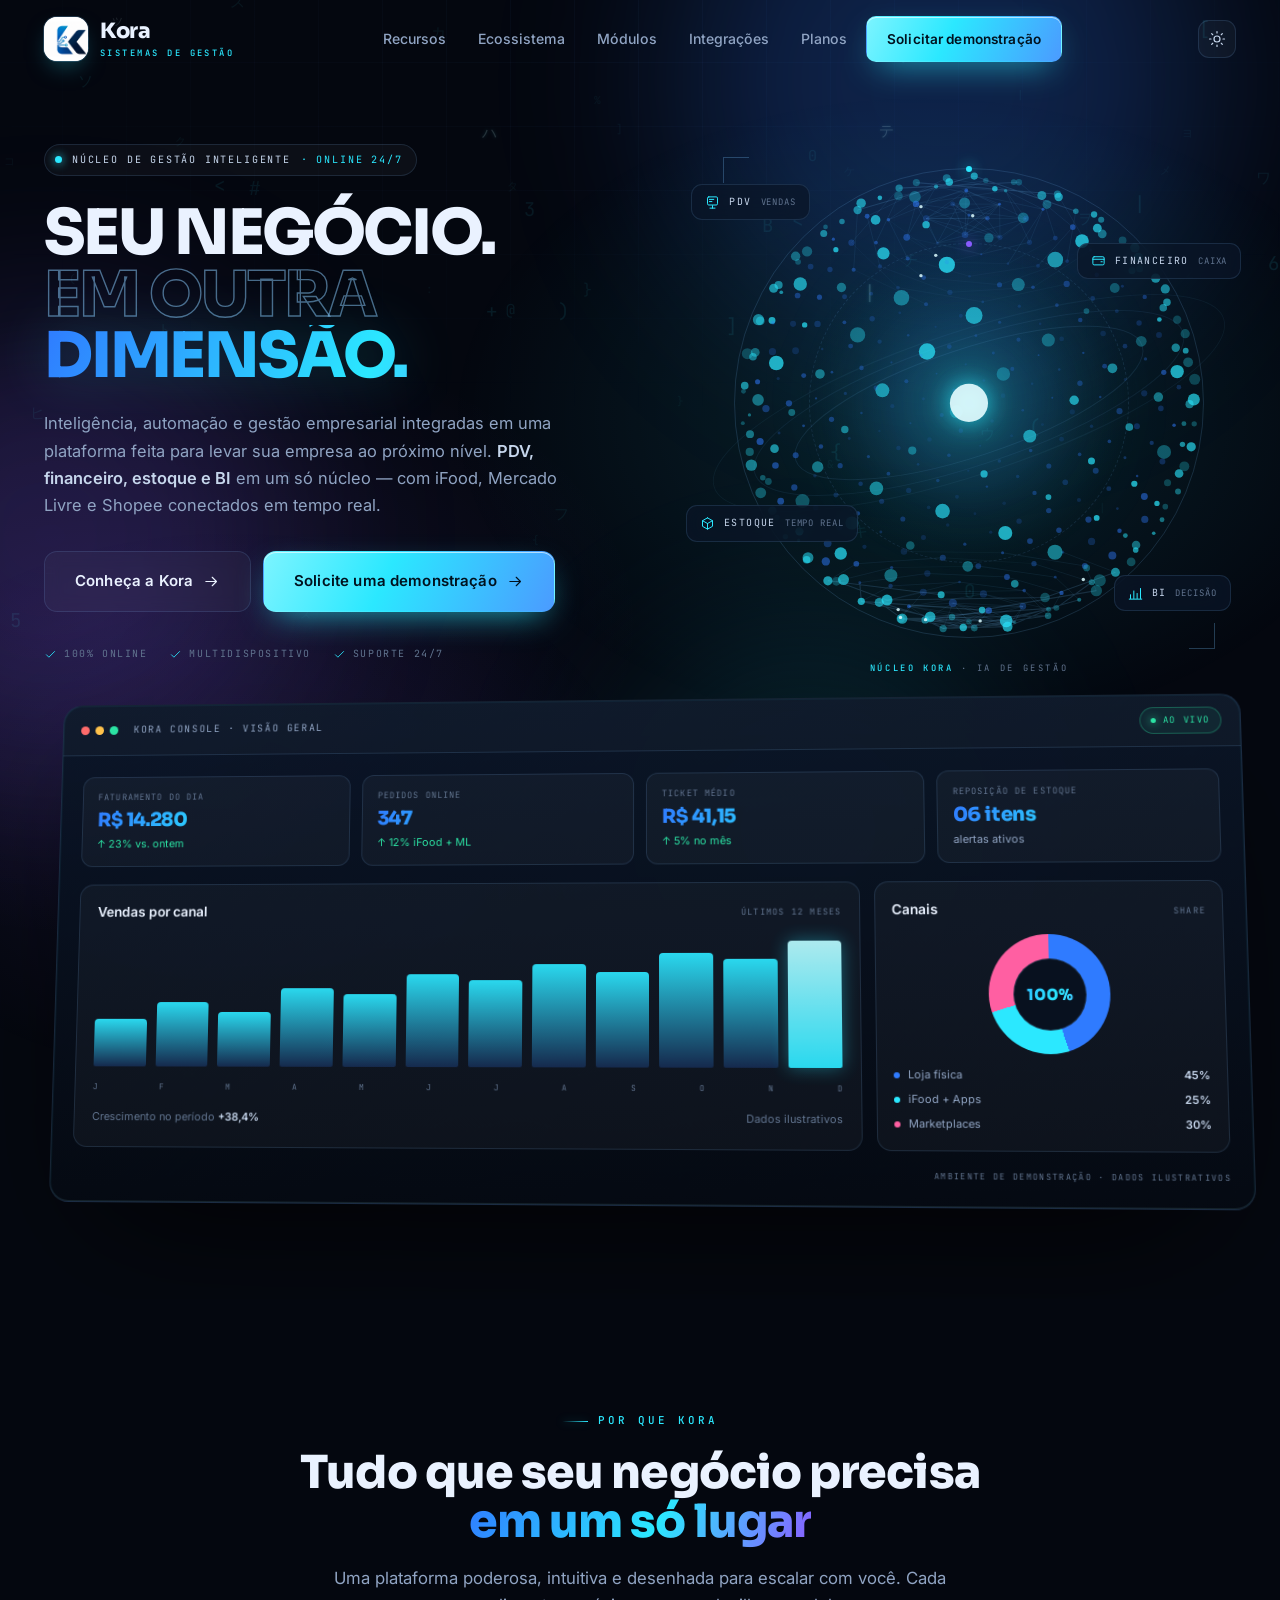
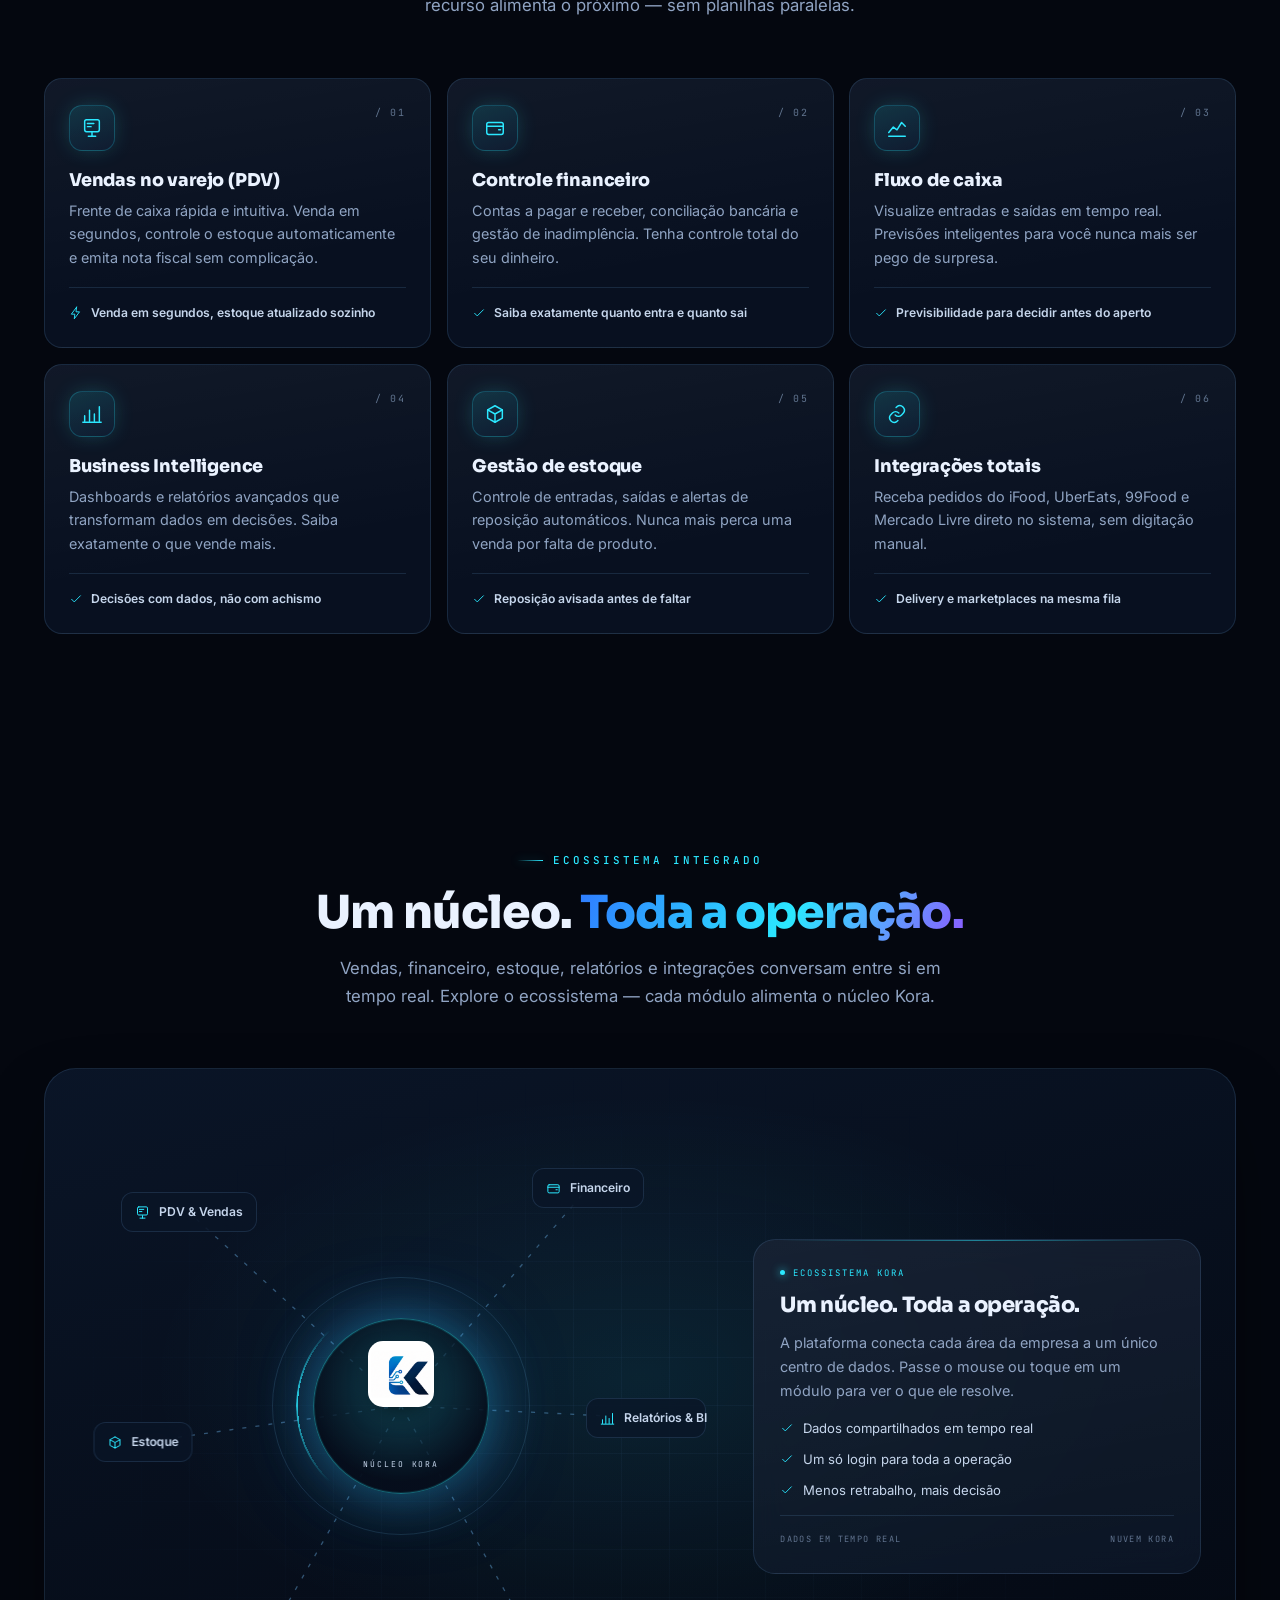
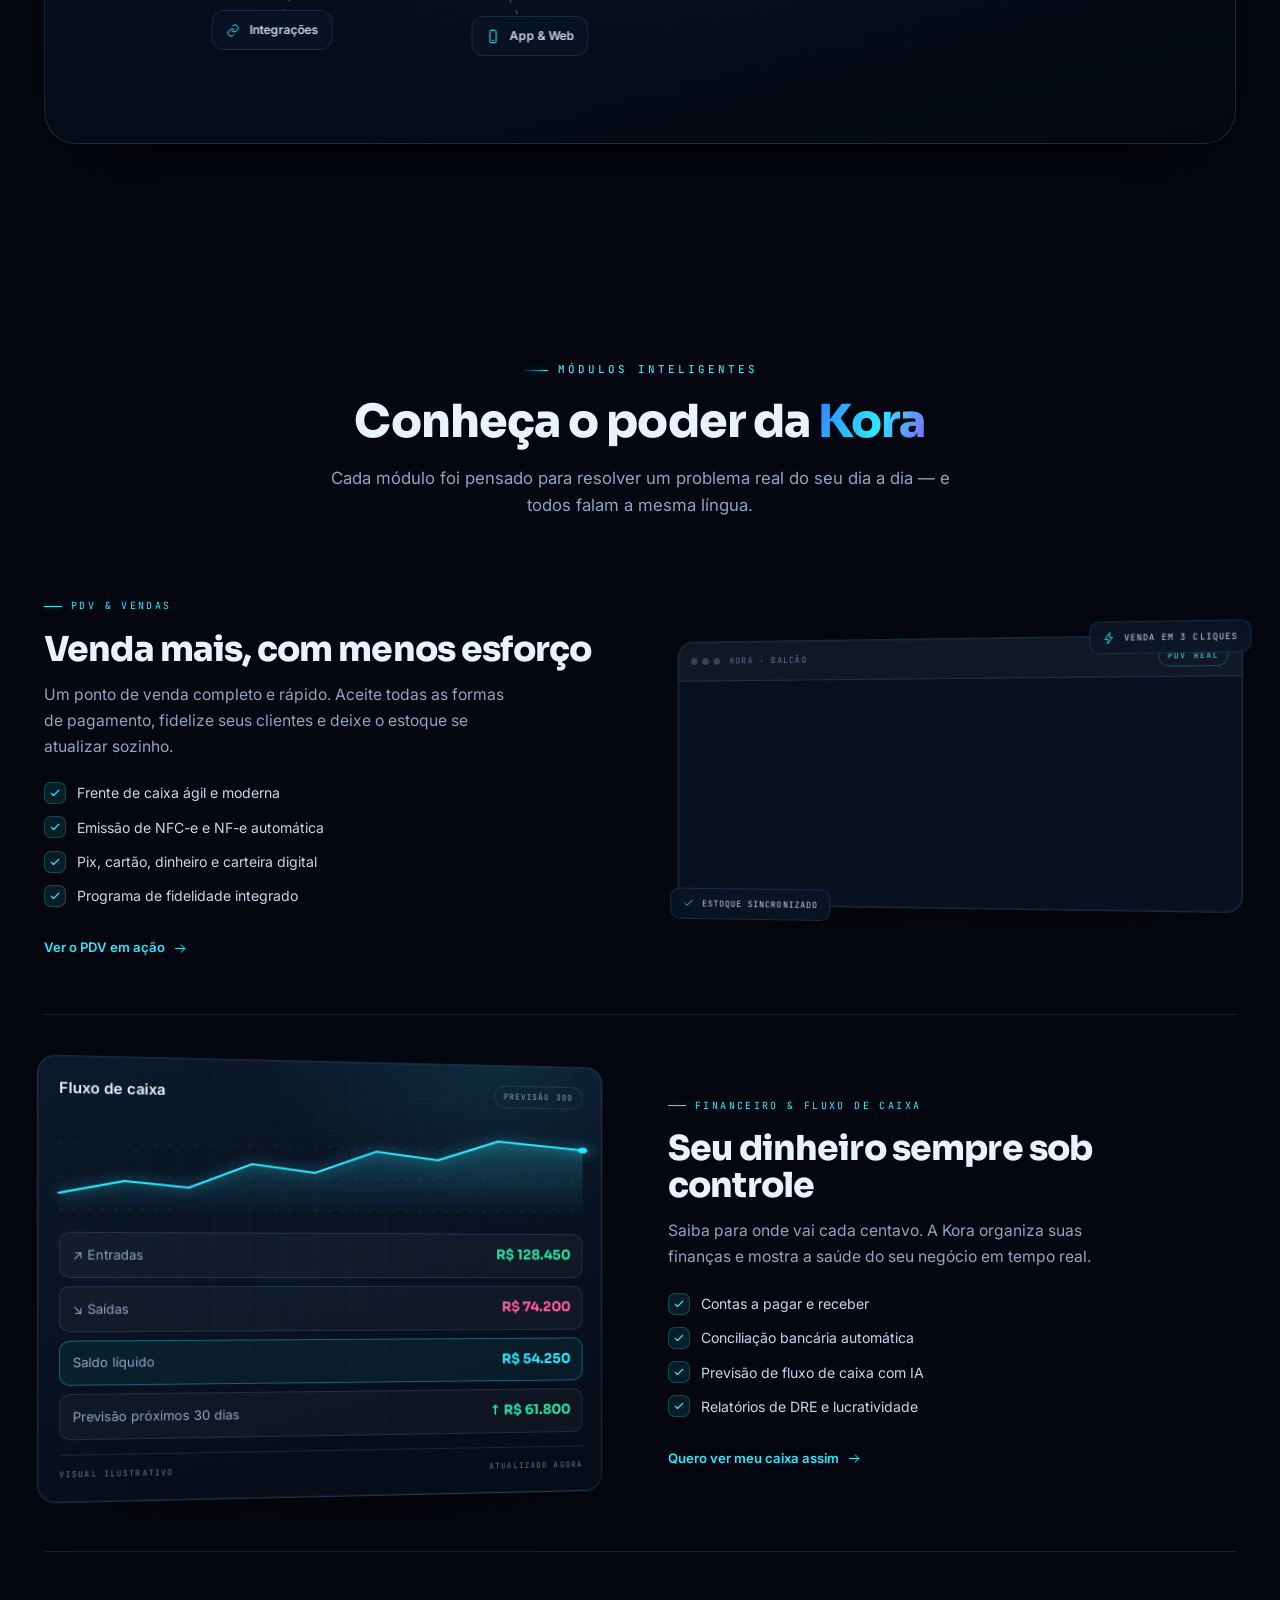
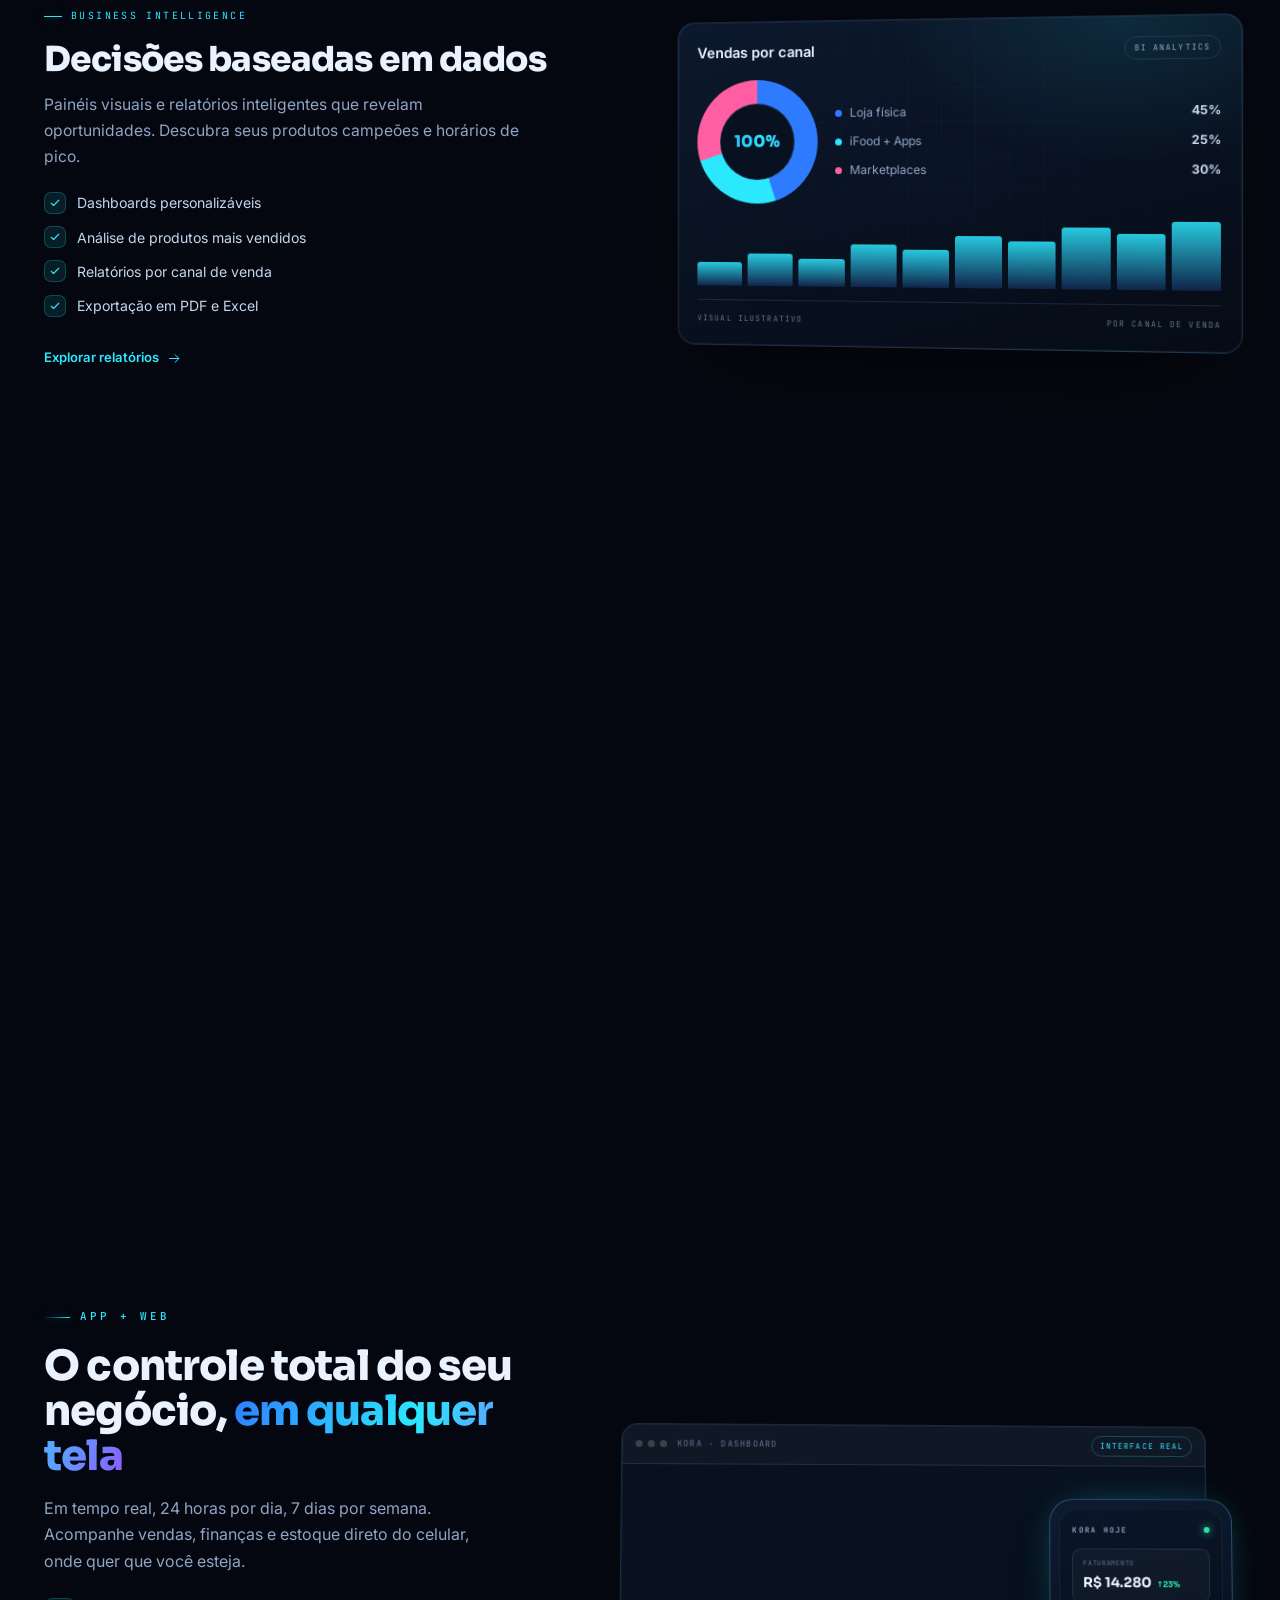
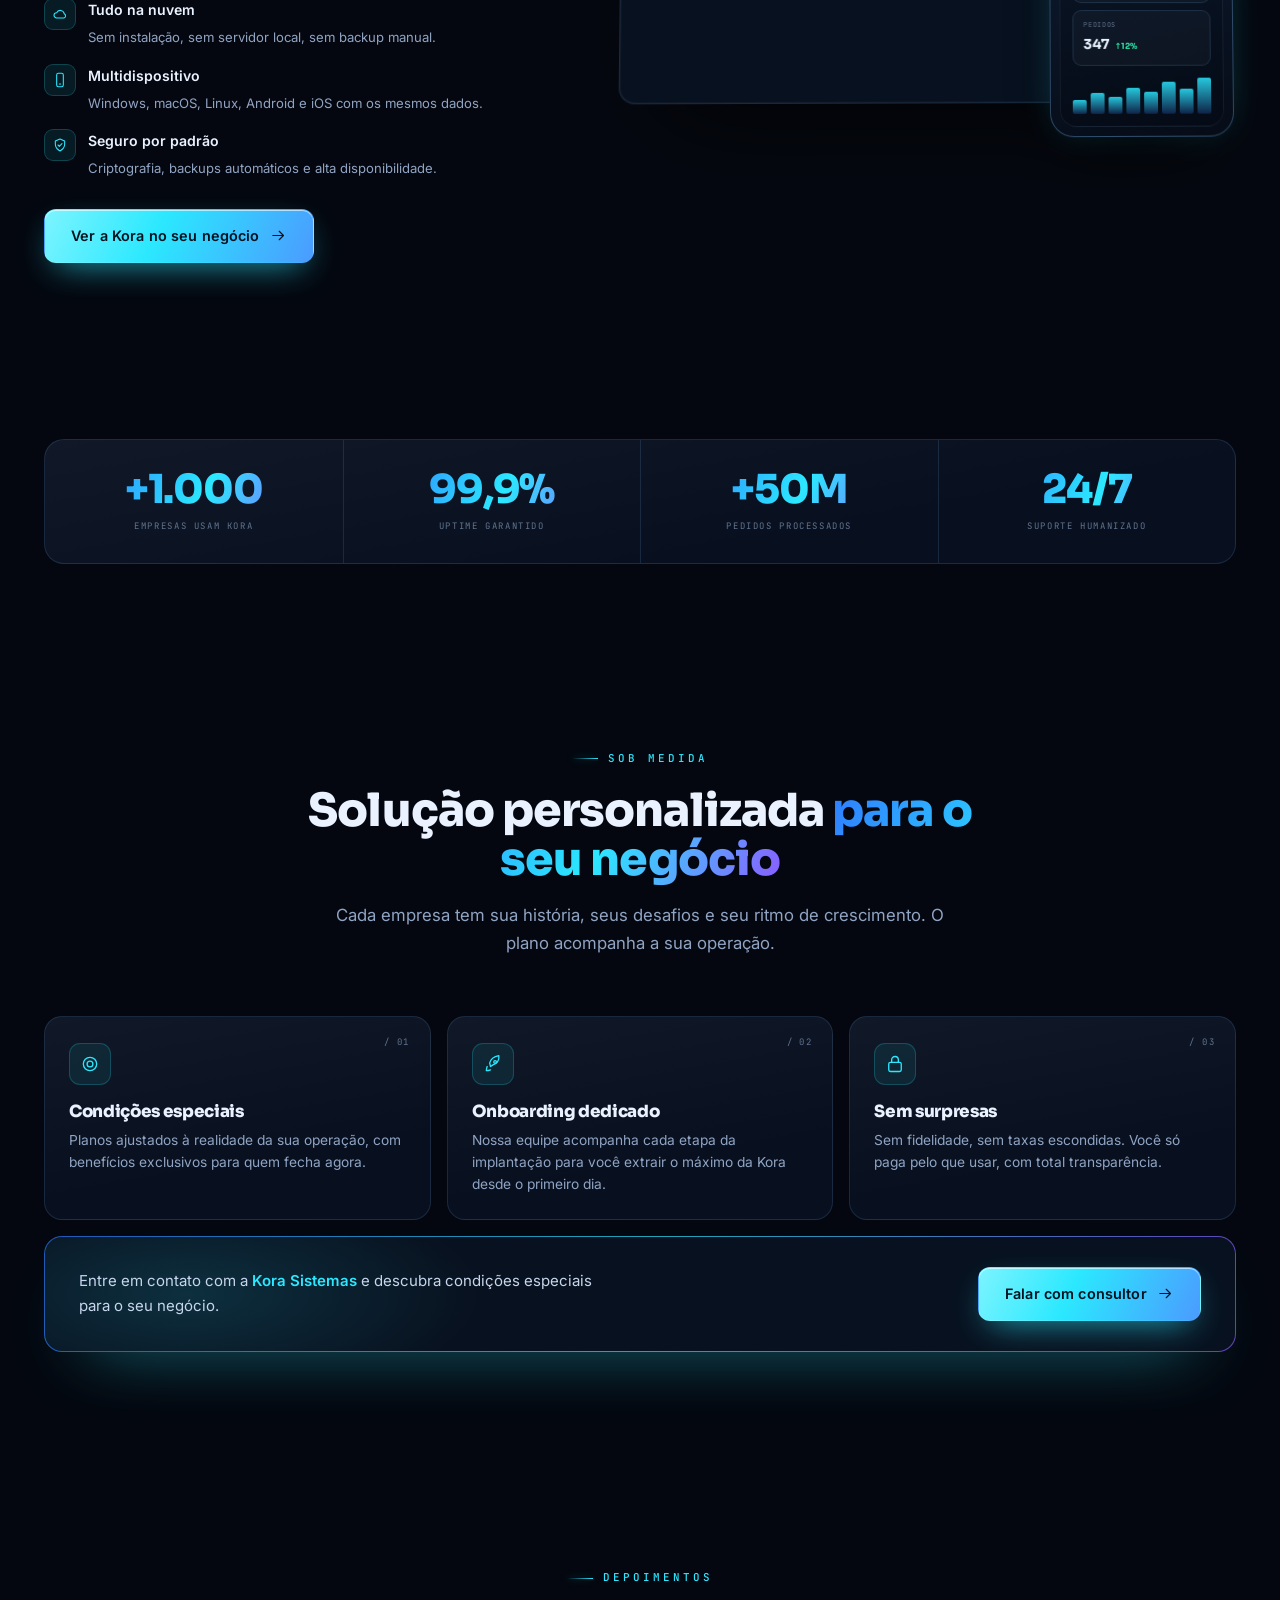
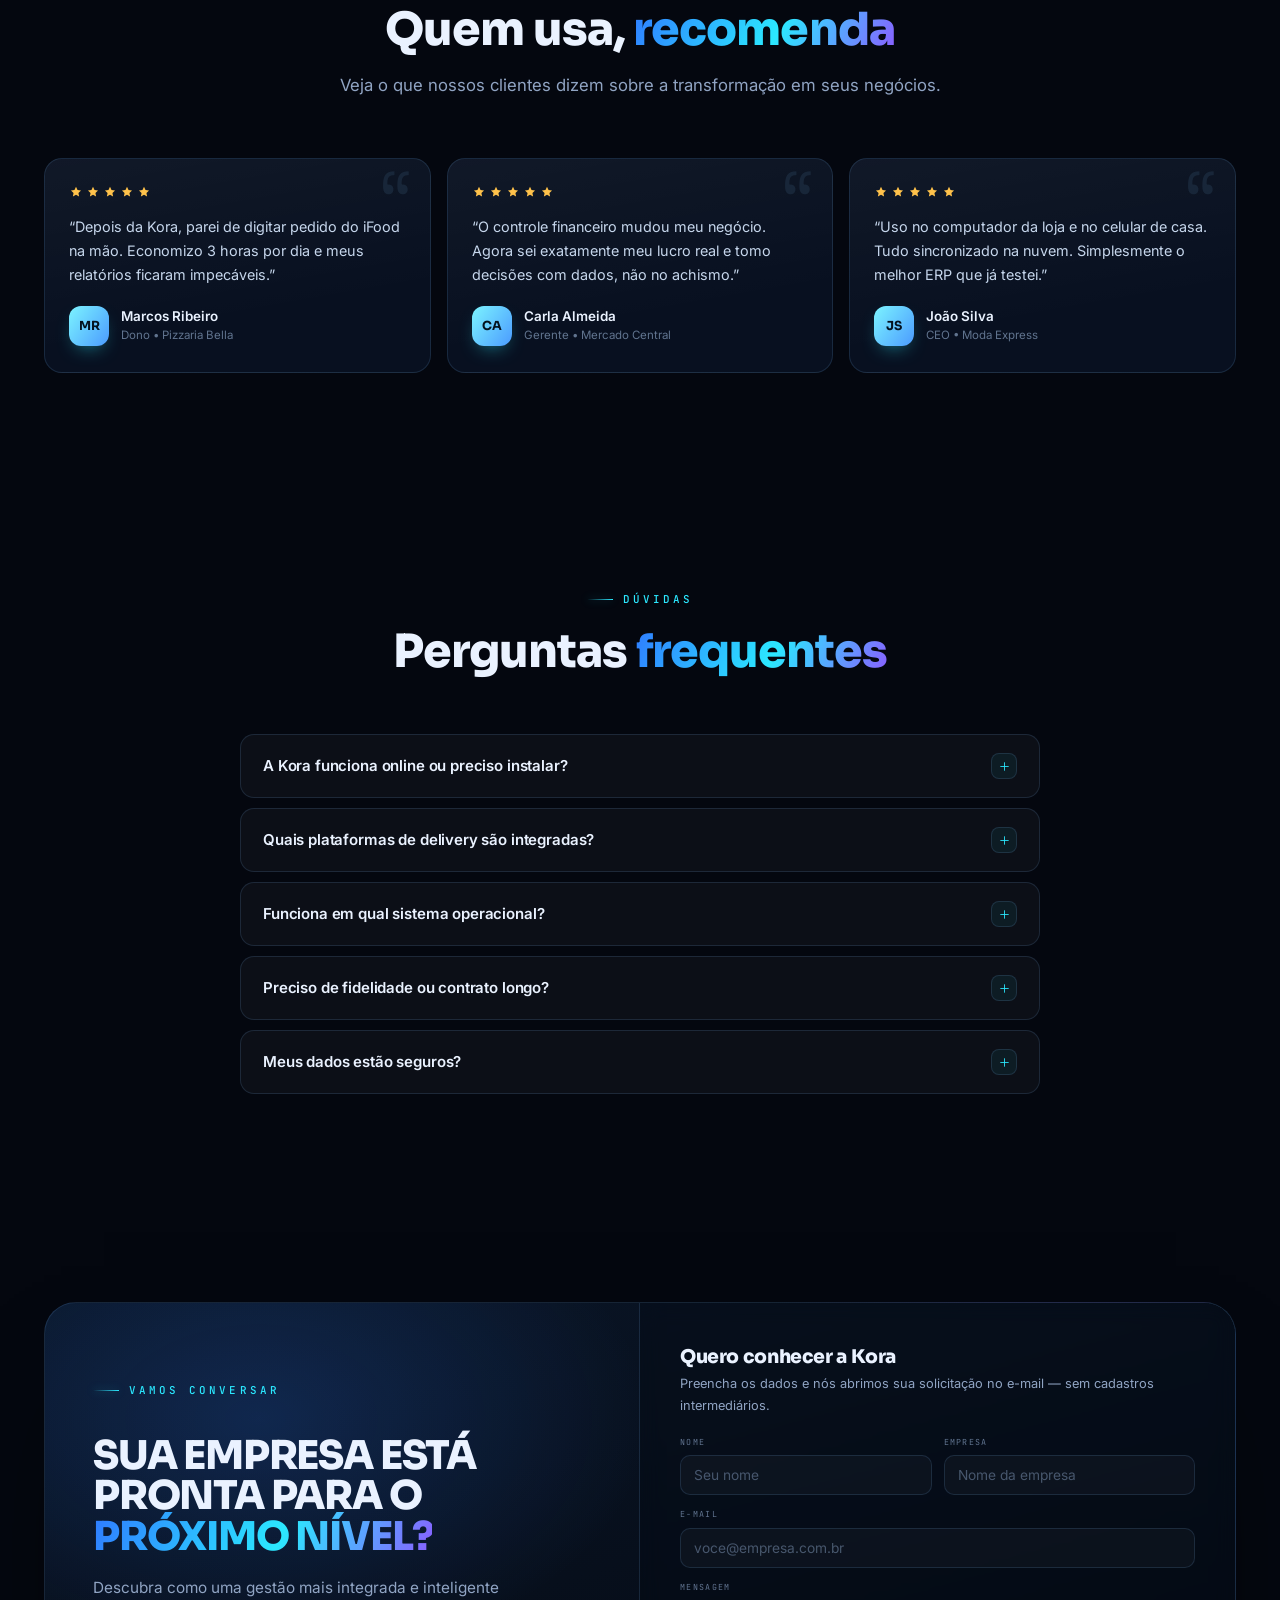
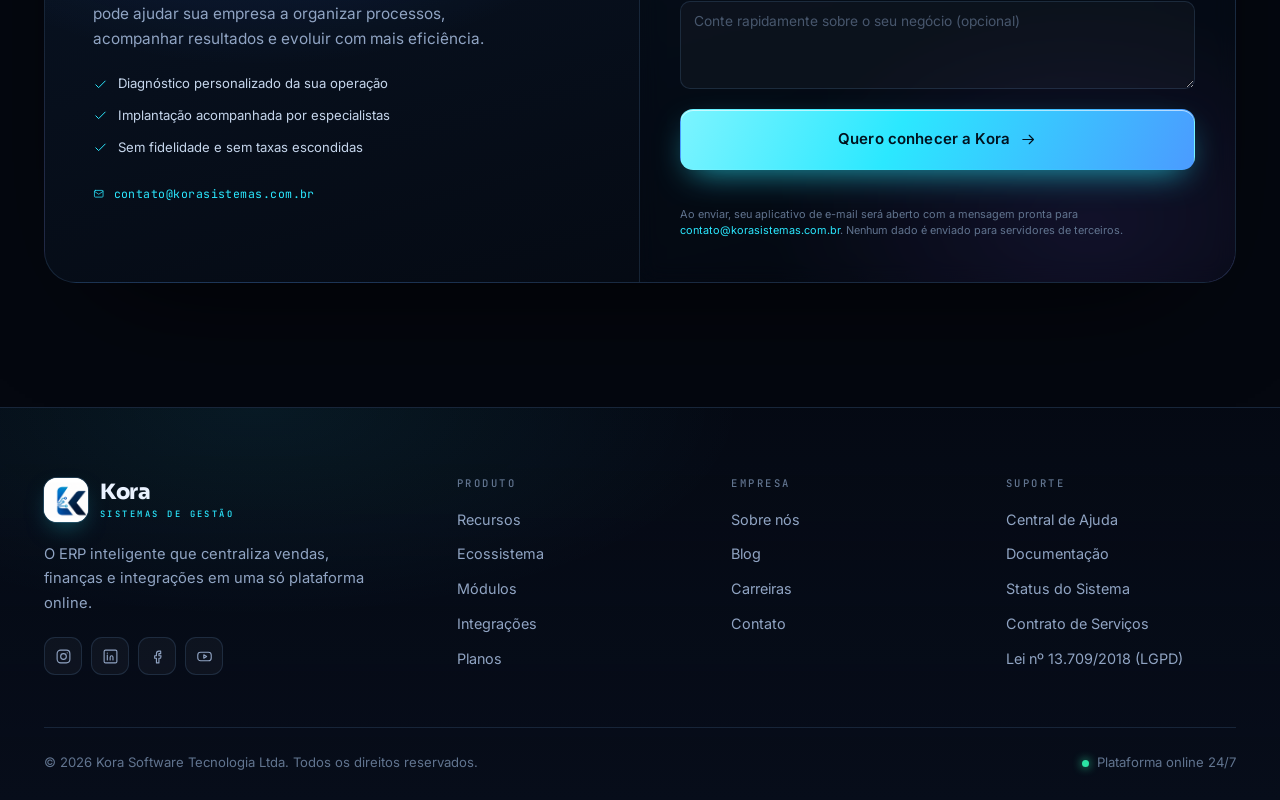
<file: index.html>
<!DOCTYPE html>
<html lang="pt-BR">
<head>
<meta charset="UTF-8">
<meta name="viewport" content="width=device-width, initial-scale=1.0">
<title>Kora Sistemas | ERP Inteligente, Automação e Gestão em Tempo Real</title>
<meta name="description" content="ERP multifuncional online da Kora Sistemas: PDV e vendas, controle financeiro, fluxo de caixa, estoque, BI e integração com iFood, UberEats, 99Food, Mercado Livre e Shopee. Solicite uma demonstração.">
<meta name="theme-color" content="#04070F">
<meta name="color-scheme" content="dark light">
<script>
  /* Tema padrão: escuro. Só aplica o claro se o visitante escolheu explicitamente. */
  (function () {
    try {
      if (localStorage.getItem('kora-theme') === 'light') {
        document.documentElement.setAttribute('data-theme', 'light');
      }
    } catch (e) {}
  })();
</script>
<meta property="og:type" content="website">
<meta property="og:locale" content="pt_BR">
<meta property="og:site_name" content="Kora Sistemas">
<meta property="og:title" content="Kora Sistemas — Seu negócio em outra dimensão">
<meta property="og:description" content="Inteligência, automação e gestão empresarial integradas em uma plataforma feita para levar sua empresa ao próximo nível.">
<meta property="og:image" content="kora01.png">
<meta name="twitter:card" content="summary_large_image">
<link rel="icon" href="assets/kora-mark.png" type="image/png">
<link rel="preconnect" href="https://fonts.googleapis.com">
<link rel="preconnect" href="https://fonts.gstatic.com" crossorigin>
<link href="https://fonts.googleapis.com/css2?family=Inter:wght@300;400;500;600;700&family=Sora:wght@600;700;800&family=JetBrains+Mono:wght@400;500&display=swap" rel="stylesheet">
<link rel="stylesheet" href="assets/base.css">
<link rel="stylesheet" href="assets/cursor.css">
<link rel="stylesheet" href="assets/hero.css">
<link rel="stylesheet" href="assets/sections.css">
<link rel="stylesheet" href="assets/sections2.css">
<script type="application/ld+json">
{
  "@context": "https://schema.org",
  "@type": "Organization",
  "name": "Kora Sistemas",
  "legalName": "Kora Software Tecnologia Ltda.",
  "url": "https://korasistemas.com.br",
  "logo": "https://korasistemas.com.br/kora_logo.png",
  "description": "ERP online com PDV, gestão financeira, fluxo de caixa, estoque, business intelligence e integrações com delivery e marketplaces.",
  "sameAs": []
}
</script>
</head>
<body id="top">

<a class="skip-link" href="#conteudo">Ir para o conteúdo</a>

<div class="bg-layer" aria-hidden="true">
  <div class="bg-grid"></div>
  <div class="bg-aurora"><i></i><i></i><i></i></div>
</div>
<canvas class="matrix-field" id="matrixField" aria-hidden="true"></canvas>
<div class="scroll-progress" id="scrollProgress" aria-hidden="true"></div>

<!-- Sprite de ícones -->
<svg xmlns="http://www.w3.org/2000/svg" style="display:none" aria-hidden="true" focusable="false">
  <symbol id="i-menu" viewBox="0 0 24 24"><path d="M4 7h16M4 12h16M4 17h16"/></symbol>
  <symbol id="i-close" viewBox="0 0 24 24"><path d="M6 6l12 12M18 6L6 18"/></symbol>
  <symbol id="i-sun" viewBox="0 0 24 24"><circle cx="12" cy="12" r="4"/><path d="M12 2v2M12 20v2M2 12h2M20 12h2M4.9 4.9l1.4 1.4M17.7 17.7l1.4 1.4M19.1 4.9l-1.4 1.4M6.3 17.7l-1.4 1.4"/></symbol>
  <symbol id="i-moon" viewBox="0 0 24 24"><path d="M20 14.5A8 8 0 1 1 9.5 4a6.5 6.5 0 0 0 10.5 10.5Z"/></symbol>
  <symbol id="i-check" viewBox="0 0 24 24"><path d="M4.5 12.5l4.5 4.5L19.5 6.5"/></symbol>
  <symbol id="i-arrow" viewBox="0 0 24 24"><path d="M4 12h15M13 6l6 6-6 6"/></symbol>
  <symbol id="i-pdv" viewBox="0 0 24 24"><rect x="4" y="3" width="16" height="13" rx="2"/><path d="M7 7h7M7 10.5h4"/><path d="M8 21h8M12 17v4"/></symbol>
  <symbol id="i-wallet" viewBox="0 0 24 24"><rect x="3" y="6" width="18" height="13" rx="2"/><path d="M3 10h18M16 14h2"/></symbol>
  <symbol id="i-flow" viewBox="0 0 24 24"><path d="M3 17l5-6 4 3 5-8 4 4"/><path d="M3 21h18"/></symbol>
  <symbol id="i-bi" viewBox="0 0 24 24"><path d="M4 20v-6M9.3 20V8M14.6 20v-8M20 20V4"/><path d="M2 21h20"/></symbol>
  <symbol id="i-stock" viewBox="0 0 24 24"><path d="M12 3l8 4.5v9L12 21l-8-4.5v-9L12 3Z"/><path d="M4 7.5l8 4.5 8-4.5M12 12v9"/></symbol>
  <symbol id="i-link" viewBox="0 0 24 24"><path d="M10 13a5 5 0 0 0 7 0l2-2a5 5 0 0 0-7-7l-1 1"/><path d="M14 11a5 5 0 0 0-7 0l-2 2a5 5 0 0 0 7 7l1-1"/></symbol>
  <symbol id="i-spark" viewBox="0 0 24 24"><path d="M12 3v4M12 17v4M3 12h4M17 12h4M5.6 5.6l2.8 2.8M15.6 15.6l2.8 2.8M18.4 5.6l-2.8 2.8M8.4 15.6l-2.8 2.8"/></symbol>
  <symbol id="i-phone" viewBox="0 0 24 24"><rect x="7" y="2" width="10" height="20" rx="2.5"/><path d="M11 18h2"/></symbol>
  <symbol id="i-cloud" viewBox="0 0 24 24"><path d="M7 18a4 4 0 0 1 0-8 6 6 0 0 1 11.3 1.5A3.5 3.5 0 0 1 18 18H7Z"/></symbol>
  <symbol id="i-shield" viewBox="0 0 24 24"><path d="M12 3l7 3v5c0 5-3.5 8-7 10-3.5-2-7-5-7-10V6l7-3Z"/><path d="M9 12l2 2 4-4"/></symbol>
  <symbol id="i-bolt" viewBox="0 0 24 24"><path d="M13 2L4 14h6l-1 8 9-12h-6l1-8Z"/></symbol>
  <symbol id="i-mail" viewBox="0 0 24 24"><rect x="3" y="5" width="18" height="14" rx="2"/><path d="M3 7l9 6 9-6"/></symbol>
  <symbol id="i-instagram" viewBox="0 0 24 24"><rect x="3" y="3" width="18" height="18" rx="5"/><circle cx="12" cy="12" r="4"/><circle cx="17.2" cy="6.8" r=".8" fill="currentColor" stroke="none"/></symbol>
  <symbol id="i-linkedin" viewBox="0 0 24 24"><rect x="3" y="3" width="18" height="18" rx="2"/><path d="M7.5 10v7M7.5 7.2v.1M11.5 17v-4a2 2 0 0 1 4 0v4"/></symbol>
  <symbol id="i-facebook" viewBox="0 0 24 24"><path d="M14 8h2.5V4.5H14A3.5 3.5 0 0 0 10.5 8v3H8v3.5h2.5V21H14v-6.5h2.4l.6-3.5H14V8Z"/></symbol>
  <symbol id="i-youtube" viewBox="0 0 24 24"><rect x="2.5" y="6" width="19" height="12" rx="4"/><path d="M11 9.5l4 2.5-4 2.5v-5Z"/></symbol>
  <symbol id="i-top" viewBox="0 0 24 24"><path d="M12 19V5M6 11l6-6 6 6"/></symbol>
  <symbol id="i-star" viewBox="0 0 24 24"><path d="M12 3l2.6 5.6 6 .8-4.4 4.2 1.1 6-5.3-2.9-5.3 2.9 1.1-6L3.4 9.4l6-.8L12 3Z"/></symbol>
  <symbol id="i-target" viewBox="0 0 24 24"><circle cx="12" cy="12" r="8"/><circle cx="12" cy="12" r="3.5"/></symbol>
  <symbol id="i-rocket" viewBox="0 0 24 24"><path d="M5 15c-1 2.5-1 5-1 5s2.5 0 5-1"/><path d="M9 15l-1-4c1-4 5-8 11-9 1 6-3 10-7 11l-3 2Z"/><circle cx="14.5" cy="9.5" r="1.6"/></symbol>
  <symbol id="i-lock" viewBox="0 0 24 24"><rect x="4.5" y="10" width="15" height="11" rx="2"/><path d="M8 10V7a4 4 0 0 1 8 0v3"/></symbol>
  <symbol id="i-code" viewBox="0 0 24 24"><path d="M8 8l-4 4 4 4M16 8l4 4-4 4M14 5l-4 14"/></symbol>
  <symbol id="i-database" viewBox="0 0 24 24"><ellipse cx="12" cy="6" rx="7" ry="3"/><path d="M5 6v6c0 1.7 3.1 3 7 3s7-1.3 7-3V6"/><path d="M5 12v6c0 1.7 3.1 3 7 3s7-1.3 7-3v-6"/></symbol>
  <symbol id="i-cpu" viewBox="0 0 24 24"><rect x="6" y="6" width="12" height="12" rx="2"/><rect x="9.5" y="9.5" width="5" height="5" rx="1"/><path d="M12 2v4M12 18v4M2 12h4M18 12h4M6 2v2M18 2v2M6 20v2M18 20v2M2 6h2M2 18h2M20 6h2M20 18h2"/></symbol>
  <symbol id="i-plus" viewBox="0 0 24 24"><path d="M12 5v14M5 12h14"/></symbol>
</svg>

<!-- HEADER -->
<header class="site-header" id="header">
  <div class="container nav">
    <a class="brand" href="#top">
      <span class="brand-mark"><img src="assets/kora-mark.png" alt="" width="44" height="44" decoding="async"></span>
      <span class="brand-text"><strong>Kora</strong><small>Sistemas de Gestão</small></span>
    </a>

    <nav class="nav-links" id="navLinks" aria-label="Navegação principal">
      <a href="#recursos" data-spy="recursos">Recursos</a>
      <a href="#ecossistema" data-spy="ecossistema">Ecossistema</a>
      <a href="#modulos" data-spy="modulos">Módulos</a>
      <a href="#integracoes" data-spy="integracoes">Integrações</a>
      <a href="#precos" data-spy="precos">Planos</a>
      <a href="#contato" class="btn btn-primary btn-sm nav-cta" data-magnetic>Solicitar demonstração</a>
    </nav>

    <div class="nav-actions">
      <button class="icon-btn" id="themeToggle" type="button" aria-label="Ativar tema claro" aria-pressed="false">
        <svg class="ico" aria-hidden="true"><use href="#i-sun"/></svg>
      </button>
      <button class="icon-btn nav-toggle" id="navToggle" type="button" aria-label="Abrir menu" aria-expanded="false" aria-controls="navLinks">
        <svg class="ico" aria-hidden="true"><use href="#i-menu"/></svg>
      </button>
    </div>
  </div>
</header>
<div class="nav-overlay" id="navOverlay" aria-hidden="true"></div>

<main id="conteudo">

<!-- HERO -->
<section class="hero" id="inicio" aria-labelledby="heroTitle">
  <div class="container hero-inner">
    <div class="hero-copy">
      <div class="badge-live"><span class="dot"></span>Núcleo de gestão inteligente <em>· online 24/7</em></div>

      <h1 class="hero-title" id="heroTitle">
        <span class="line">Seu negócio.</span>
        <span class="line line-outline">Em outra</span>
        <span class="line line-grad">Dimensão.</span>
      </h1>

      <p class="hero-sub">
        Inteligência, automação e gestão empresarial integradas em uma plataforma feita para levar sua empresa ao próximo nível.
        <strong>PDV, financeiro, estoque e BI</strong> em um só núcleo — com iFood, Mercado Livre e Shopee conectados em tempo real.
      </p>

      <div class="hero-actions">
        <a href="#recursos" class="btn btn-ghost btn-lg" data-magnetic>
          Conheça a Kora
          <svg class="ico" aria-hidden="true"><use href="#i-arrow"/></svg>
        </a>
        <a href="#contato" class="btn btn-primary btn-lg" data-magnetic>
          Solicite uma demonstração
          <svg class="ico" aria-hidden="true"><use href="#i-arrow"/></svg>
        </a>
      </div>

      <div class="hero-facts">
        <span><svg class="ico" aria-hidden="true"><use href="#i-check"/></svg>100% online</span>
        <span><svg class="ico" aria-hidden="true"><use href="#i-check"/></svg>Multidispositivo</span>
        <span><svg class="ico" aria-hidden="true"><use href="#i-check"/></svg>Suporte 24/7</span>
      </div>
    </div>

    <div class="core-stage" aria-hidden="true">
      <div class="core-halo"></div>
      <div class="core-ring"></div>
      <div class="core-ring r2"></div>
      <canvas id="coreCanvas"></canvas>
      <div class="core-chip c1"><svg class="ico"><use href="#i-pdv"/></svg>PDV <i>vendas</i></div>
      <div class="core-chip c2"><svg class="ico"><use href="#i-wallet"/></svg>Financeiro <i>caixa</i></div>
      <div class="core-chip c3"><svg class="ico"><use href="#i-stock"/></svg>Estoque <i>tempo real</i></div>
      <div class="core-chip c4"><svg class="ico"><use href="#i-bi"/></svg>BI <i>decisão</i></div>
      <div class="core-caption"><b>Núcleo Kora</b> · IA de gestão</div>
    </div>
  </div>

  <div class="container console-wrap">
    <div class="console" id="console" data-reveal data-tilt="4">
      <div class="console-bar">
        <div class="console-dots" aria-hidden="true"><span></span><span></span><span></span></div>
        <span class="console-title">Kora Console · visão geral</span>
        <span class="console-live">ao vivo</span>
      </div>

      <div class="console-body">
        <div class="kpis">
          <div class="kpi">
            <div class="kpi-label">Faturamento do dia</div>
            <div class="kpi-value grad-text">R$ 14.280</div>
            <div class="kpi-trend">↑ 23% vs. ontem</div>
          </div>
          <div class="kpi">
            <div class="kpi-label">Pedidos online</div>
            <div class="kpi-value grad-text">347</div>
            <div class="kpi-trend">↑ 12% iFood + ML</div>
          </div>
          <div class="kpi">
            <div class="kpi-label">Ticket médio</div>
            <div class="kpi-value grad-text">R$ 41,15</div>
            <div class="kpi-trend">↑ 5% no mês</div>
          </div>
          <div class="kpi">
            <div class="kpi-label">Reposição de estoque</div>
            <div class="kpi-value grad-text">06 itens</div>
            <div class="kpi-trend neutral">alertas ativos</div>
          </div>
        </div>

        <div class="console-grid">
          <div class="chart-card">
            <div class="chart-head">
              <p class="chart-title">Vendas por canal</p>
              <span>últimos 12 meses</span>
            </div>
            <div class="chart-body" aria-hidden="true">
              <span class="bar" style="--h:38%;--i:0"></span>
              <span class="bar" style="--h:52%;--i:1"></span>
              <span class="bar" style="--h:44%;--i:2"></span>
              <span class="bar" style="--h:63%;--i:3"></span>
              <span class="bar" style="--h:58%;--i:4"></span>
              <span class="bar" style="--h:74%;--i:5"></span>
              <span class="bar" style="--h:69%;--i:6"></span>
              <span class="bar" style="--h:82%;--i:7"></span>
              <span class="bar" style="--h:76%;--i:8"></span>
              <span class="bar" style="--h:91%;--i:9"></span>
              <span class="bar" style="--h:86%;--i:10"></span>
              <span class="bar is-peak" style="--h:100%;--i:11"></span>
            </div>
            <div class="chart-axis" aria-hidden="true">
              <span>J</span><span>F</span><span>M</span><span>A</span><span>M</span><span>J</span>
              <span>J</span><span>A</span><span>S</span><span>O</span><span>N</span><span>D</span>
            </div>
            <div class="chart-foot">
              <span>Crescimento no período <b>+38,4%</b></span>
              <span>Dados ilustrativos</span>
            </div>
          </div>

          <div class="donut-card">
            <div class="chart-head" style="width:100%">
              <p class="chart-title">Canais</p>
              <span>share</span>
            </div>
            <div class="donut"><span class="grad-text">100%</span></div>
            <div class="donut-legend">
              <div><i style="background:var(--blue)"></i>Loja física <b>45%</b></div>
              <div><i style="background:var(--cyan)"></i>iFood + Apps <b>25%</b></div>
              <div><i style="background:var(--pink)"></i>Marketplaces <b>30%</b></div>
            </div>
          </div>
        </div>

        <div class="console-note">Ambiente de demonstração · dados ilustrativos</div>
      </div>
    </div>
  </div>
</section>

<!-- RECURSOS -->
<section class="section" id="recursos" aria-labelledby="recursosTitle">
  <div class="container">
    <div class="section-head" data-reveal>
      <span class="eyebrow">Por que Kora</span>
      <h2 id="recursosTitle">Tudo que seu negócio precisa <span class="grad-text">em um só lugar</span></h2>
      <p>Uma plataforma poderosa, intuitiva e desenhada para escalar com você. Cada recurso alimenta o próximo — sem planilhas paralelas.</p>
    </div>

    <div class="feature-grid" data-stagger>
      <article class="fcard" data-reveal data-tilt="6">
        <div class="fcard-top">
          <span class="fcard-icon"><svg class="ico" aria-hidden="true"><use href="#i-pdv"/></svg></span>
          <span class="fcard-index">/ 01</span>
        </div>
        <h3>Vendas no varejo (PDV)</h3>
        <p>Frente de caixa rápida e intuitiva. Venda em segundos, controle o estoque automaticamente e emita nota fiscal sem complicação.</p>
        <div class="fcard-benefit"><svg class="ico" aria-hidden="true"><use href="#i-bolt"/></svg>Venda em segundos, estoque atualizado sozinho</div>
      </article>

      <article class="fcard" data-reveal data-tilt="6">
        <div class="fcard-top">
          <span class="fcard-icon"><svg class="ico" aria-hidden="true"><use href="#i-wallet"/></svg></span>
          <span class="fcard-index">/ 02</span>
        </div>
        <h3>Controle financeiro</h3>
        <p>Contas a pagar e receber, conciliação bancária e gestão de inadimplência. Tenha controle total do seu dinheiro.</p>
        <div class="fcard-benefit"><svg class="ico" aria-hidden="true"><use href="#i-check"/></svg>Saiba exatamente quanto entra e quanto sai</div>
      </article>

      <article class="fcard" data-reveal data-tilt="6">
        <div class="fcard-top">
          <span class="fcard-icon"><svg class="ico" aria-hidden="true"><use href="#i-flow"/></svg></span>
          <span class="fcard-index">/ 03</span>
        </div>
        <h3>Fluxo de caixa</h3>
        <p>Visualize entradas e saídas em tempo real. Previsões inteligentes para você nunca mais ser pego de surpresa.</p>
        <div class="fcard-benefit"><svg class="ico" aria-hidden="true"><use href="#i-check"/></svg>Previsibilidade para decidir antes do aperto</div>
      </article>

      <article class="fcard" data-reveal data-tilt="6">
        <div class="fcard-top">
          <span class="fcard-icon"><svg class="ico" aria-hidden="true"><use href="#i-bi"/></svg></span>
          <span class="fcard-index">/ 04</span>
        </div>
        <h3>Business Intelligence</h3>
        <p>Dashboards e relatórios avançados que transformam dados em decisões. Saiba exatamente o que vende mais.</p>
        <div class="fcard-benefit"><svg class="ico" aria-hidden="true"><use href="#i-check"/></svg>Decisões com dados, não com achismo</div>
      </article>

      <article class="fcard" data-reveal data-tilt="6">
        <div class="fcard-top">
          <span class="fcard-icon"><svg class="ico" aria-hidden="true"><use href="#i-stock"/></svg></span>
          <span class="fcard-index">/ 05</span>
        </div>
        <h3>Gestão de estoque</h3>
        <p>Controle de entradas, saídas e alertas de reposição automáticos. Nunca mais perca uma venda por falta de produto.</p>
        <div class="fcard-benefit"><svg class="ico" aria-hidden="true"><use href="#i-check"/></svg>Reposição avisada antes de faltar</div>
      </article>

      <article class="fcard" data-reveal data-tilt="6">
        <div class="fcard-top">
          <span class="fcard-icon"><svg class="ico" aria-hidden="true"><use href="#i-link"/></svg></span>
          <span class="fcard-index">/ 06</span>
        </div>
        <h3>Integrações totais</h3>
        <p>Receba pedidos do iFood, UberEats, 99Food e Mercado Livre direto no sistema, sem digitação manual.</p>
        <div class="fcard-benefit"><svg class="ico" aria-hidden="true"><use href="#i-check"/></svg>Delivery e marketplaces na mesma fila</div>
      </article>
    </div>
  </div>
</section>

<!-- ECOSSISTEMA -->
<section class="section" id="ecossistema" aria-labelledby="ecoTitle">
  <div class="container">
    <div class="section-head" data-reveal>
      <span class="eyebrow">Ecossistema integrado</span>
      <h2 id="ecoTitle">Um núcleo. <span class="grad-text">Toda a operação.</span></h2>
      <p>Vendas, financeiro, estoque, relatórios e integrações conversam entre si em tempo real. Explore o ecossistema — cada módulo alimenta o núcleo Kora.</p>
    </div>

    <div class="hub-shell" data-reveal="scale">
      <div class="hub-grid">
        <div class="hub-stage" id="hub">
          <svg class="hub-lines" aria-hidden="true"></svg>

          <div class="hub-core">
            <img src="assets/kora-mark.png" alt="" width="58" height="58" loading="lazy" decoding="async">
            <span class="hub-core-label">Núcleo Kora</span>
          </div>

          <div class="hub-nodes">
            <button class="hub-node" type="button" data-hub="pdv" style="--x:17%;--y:18%">
              <svg class="ico" aria-hidden="true"><use href="#i-pdv"/></svg>PDV &amp; Vendas
            </button>
            <button class="hub-node" type="button" data-hub="financeiro" style="--x:79%;--y:14%">
              <svg class="ico" aria-hidden="true"><use href="#i-wallet"/></svg>Financeiro
            </button>
            <button class="hub-node" type="button" data-hub="estoque" style="--x:10%;--y:56%">
              <svg class="ico" aria-hidden="true"><use href="#i-stock"/></svg>Estoque
            </button>
            <button class="hub-node" type="button" data-hub="bi" style="--x:88%;--y:52%">
              <svg class="ico" aria-hidden="true"><use href="#i-bi"/></svg>Relatórios &amp; BI
            </button>
            <button class="hub-node" type="button" data-hub="integracoes" style="--x:30%;--y:87%">
              <svg class="ico" aria-hidden="true"><use href="#i-link"/></svg>Integrações
            </button>
            <button class="hub-node" type="button" data-hub="app" style="--x:70%;--y:88%">
              <svg class="ico" aria-hidden="true"><use href="#i-phone"/></svg>App &amp; Web
            </button>
          </div>
        </div>

        <aside class="hub-panel" aria-live="polite">
          <span class="hub-panel-tag" id="hubTag">Ecossistema Kora</span>
          <h3 id="hubTitle">Um núcleo. Toda a operação.</h3>
          <p id="hubText">A plataforma conecta cada área da empresa a um único centro de dados. Passe o mouse ou toque em um módulo para ver o que ele resolve.</p>
          <ul id="hubList">
            <li><svg class="ico" aria-hidden="true"><use href="#i-check"/></svg>Dados compartilhados em tempo real</li>
            <li><svg class="ico" aria-hidden="true"><use href="#i-check"/></svg>Um só login para toda a operação</li>
            <li><svg class="ico" aria-hidden="true"><use href="#i-check"/></svg>Menos retrabalho, mais decisão</li>
          </ul>
          <div class="hub-foot"><span>Dados em tempo real</span><span>Nuvem Kora</span></div>
        </aside>
      </div>
    </div>
  </div>
</section>

<!-- MÓDULOS -->
<section class="section" id="modulos" aria-labelledby="modulosTitle">
  <div class="container">
    <div class="section-head" data-reveal>
      <span class="eyebrow">Módulos inteligentes</span>
      <h2 id="modulosTitle">Conheça o poder da <span class="grad-text">Kora</span></h2>
      <p>Cada módulo foi pensado para resolver um problema real do seu dia a dia — e todos falam a mesma língua.</p>
    </div>

    <div class="modules">
      <div class="module-row">
        <div class="module-copy" data-reveal="left">
          <span class="module-tag">PDV &amp; Vendas</span>
          <h3>Venda mais, com menos esforço</h3>
          <p>Um ponto de venda completo e rápido. Aceite todas as formas de pagamento, fidelize seus clientes e deixe o estoque se atualizar sozinho.</p>
          <ul class="module-list">
            <li><span class="check"><svg class="ico" aria-hidden="true"><use href="#i-check"/></svg></span>Frente de caixa ágil e moderna</li>
            <li><span class="check"><svg class="ico" aria-hidden="true"><use href="#i-check"/></svg></span>Emissão de NFC-e e NF-e automática</li>
            <li><span class="check"><svg class="ico" aria-hidden="true"><use href="#i-check"/></svg></span>Pix, cartão, dinheiro e carteira digital</li>
            <li><span class="check"><svg class="ico" aria-hidden="true"><use href="#i-check"/></svg></span>Programa de fidelidade integrado</li>
          </ul>
          <a href="#contato" class="module-link">Ver o PDV em ação <svg class="ico" aria-hidden="true"><use href="#i-arrow"/></svg></a>
        </div>

        <div class="module-visual" data-reveal="right" data-tilt="5" style="--bry:-6deg">
          <div class="frame frame-shot">
            <div class="frame-bar">
              <span class="dots" aria-hidden="true"><span></span><span></span><span></span></span>
              <em>Kora · balcão</em>
              <span class="tag">PDV real</span>
            </div>
            <img src="assets/kora-pdv.webp" width="1355" height="548" alt="Tela real do PDV da Kora com produtos, comanda e finalização de venda" loading="lazy" decoding="async">
          </div>
          <div class="float-tag ft-1"><svg class="ico" aria-hidden="true"><use href="#i-bolt"/></svg>venda em 3 cliques</div>
          <div class="float-tag ft-2"><svg class="ico" aria-hidden="true"><use href="#i-check"/></svg>estoque sincronizado</div>
        </div>
      </div>

      <div class="module-row reverse">
        <div class="module-copy" data-reveal="right">
          <span class="module-tag">Financeiro &amp; Fluxo de Caixa</span>
          <h3>Seu dinheiro sempre sob controle</h3>
          <p>Saiba para onde vai cada centavo. A Kora organiza suas finanças e mostra a saúde do seu negócio em tempo real.</p>
          <ul class="module-list">
            <li><span class="check"><svg class="ico" aria-hidden="true"><use href="#i-check"/></svg></span>Contas a pagar e receber</li>
            <li><span class="check"><svg class="ico" aria-hidden="true"><use href="#i-check"/></svg></span>Conciliação bancária automática</li>
            <li><span class="check"><svg class="ico" aria-hidden="true"><use href="#i-check"/></svg></span>Previsão de fluxo de caixa com IA</li>
            <li><span class="check"><svg class="ico" aria-hidden="true"><use href="#i-check"/></svg></span>Relatórios de DRE e lucratividade</li>
          </ul>
          <a href="#contato" class="module-link">Quero ver meu caixa assim <svg class="ico" aria-hidden="true"><use href="#i-arrow"/></svg></a>
        </div>

        <div class="module-visual" data-reveal="left" data-tilt="5" style="--bry:6deg">
          <div class="holo">
            <div class="holo-head">
              <h4>Fluxo de caixa</h4>
              <span class="pill">previsão 30d</span>
            </div>
            <div class="spark">
              <svg viewBox="0 0 320 96" preserveAspectRatio="none" aria-hidden="true">
                <defs>
                  <linearGradient id="sparkFill" x1="0" y1="0" x2="0" y2="1">
                    <stop offset="0" stop-color="#2BE8FF" stop-opacity=".45"/>
                    <stop offset="1" stop-color="#2BE8FF" stop-opacity="0"/>
                  </linearGradient>
                </defs>
                <line class="grid-line" x1="0" y1="26" x2="320" y2="26"/>
                <line class="grid-line" x1="0" y1="58" x2="320" y2="58"/>
                <line class="grid-line" x1="0" y1="90" x2="320" y2="90"/>
                <path class="area" d="M0 74 L38 62 L76 68 L114 44 L152 52 L190 30 L228 38 L266 18 L320 26 L320 96 L0 96 Z"/>
                <path class="line" d="M0 74 L38 62 L76 68 L114 44 L152 52 L190 30 L228 38 L266 18 L320 26"/>
                <circle class="dot" cx="320" cy="26" r="3"/>
              </svg>
            </div>
            <div class="holo-rows">
              <div class="holo-row"><span>↗ Entradas</span><b class="up">R$ 128.450</b></div>
              <div class="holo-row"><span>↘ Saídas</span><b class="down">R$ 74.200</b></div>
              <div class="holo-row is-key"><span>Saldo líquido</span><b>R$ 54.250</b></div>
              <div class="holo-row"><span>Previsão próximos 30 dias</span><b class="up">↑ R$ 61.800</b></div>
            </div>
            <div class="holo-foot"><span>Visual ilustrativo</span><span>Atualizado agora</span></div>
          </div>
        </div>
      </div>

      <div class="module-row">
        <div class="module-copy" data-reveal="left">
          <span class="module-tag">Business Intelligence</span>
          <h3>Decisões baseadas em dados</h3>
          <p>Painéis visuais e relatórios inteligentes que revelam oportunidades. Descubra seus produtos campeões e horários de pico.</p>
          <ul class="module-list">
            <li><span class="check"><svg class="ico" aria-hidden="true"><use href="#i-check"/></svg></span>Dashboards personalizáveis</li>
            <li><span class="check"><svg class="ico" aria-hidden="true"><use href="#i-check"/></svg></span>Análise de produtos mais vendidos</li>
            <li><span class="check"><svg class="ico" aria-hidden="true"><use href="#i-check"/></svg></span>Relatórios por canal de venda</li>
            <li><span class="check"><svg class="ico" aria-hidden="true"><use href="#i-check"/></svg></span>Exportação em PDF e Excel</li>
          </ul>
          <a href="#contato" class="module-link">Explorar relatórios <svg class="ico" aria-hidden="true"><use href="#i-arrow"/></svg></a>
        </div>

        <div class="module-visual" data-reveal="right" data-tilt="5" style="--bry:-6deg">
          <div class="holo">
            <div class="holo-head">
              <h4>Vendas por canal</h4>
              <span class="pill">BI analytics</span>
            </div>
            <div class="donut-wrap">
              <div class="donut-lg"><span class="grad-text">100%</span></div>
              <div class="donut-side">
                <div><i style="background:var(--blue)"></i>Loja física <b>45%</b></div>
                <div><i style="background:var(--cyan)"></i>iFood + Apps <b>25%</b></div>
                <div><i style="background:var(--pink)"></i>Marketplaces <b>30%</b></div>
              </div>
            </div>
            <div class="bars-mini" aria-hidden="true">
              <span style="--h:34%;--i:0"></span>
              <span style="--h:48%;--i:1"></span>
              <span style="--h:41%;--i:2"></span>
              <span style="--h:62%;--i:3"></span>
              <span style="--h:55%;--i:4"></span>
              <span style="--h:74%;--i:5"></span>
              <span style="--h:68%;--i:6"></span>
              <span style="--h:88%;--i:7"></span>
              <span style="--h:79%;--i:8"></span>
              <span style="--h:96%;--i:9"></span>
            </div>
            <div class="holo-foot"><span>Visual ilustrativo</span><span>por canal de venda</span></div>
          </div>
        </div>
      </div>
    </div>
  </div>
</section>

<!-- INTEGRAÇÕES -->
<section class="section" id="integracoes" aria-labelledby="integracoesTitle">
  <div class="container">
    <div class="section-head" data-reveal>
      <span class="eyebrow">Conectado a tudo</span>
      <h2 id="integracoesTitle">Integração com as <span class="grad-text">plataformas do mercado</span></h2>
      <p>Centralize todos os seus pedidos em um só lugar. Sem digitação manual, sem erros, sem dor de cabeça.</p>
    </div>

    <div class="int-grid" data-stagger>
      <div class="int-card" data-reveal><div class="int-logo" style="background:#EA1D2C"><svg viewBox="0 0 24 24" width="32" height="32"><path d="M8.428 1.67c-4.65 0-7.184 4.149-7.184 6.998 0 2.294 2.2 3.299 4.25 3.299l-.006-.006c4.244 0 7.184-3.854 7.184-6.998 0-2.29-2.175-3.293-4.244-3.293zm11.328 0c-4.65 0-7.184 4.149-7.184 6.998 0 2.294 2.2 3.299 4.25 3.299l-.006-.006C21.061 11.96 24 8.107 24 4.963c0-2.29-2.18-3.293-4.244-3.293zM14.172 14.52l2.435 1.834c-2.17 2.07-6.124 3.525-9.353 3.17A8.913 8.913 0 01.23 14.541H0a9.598 9.598 0 008.828 7.758c3.814.24 7.323-.905 9.947-3.13l-.004.007 1.08 2.988 1.555-7.623-7.234-.02Z" fill="#fff"/></svg></div><span>iFood</span><small>delivery</small></div>
      <div class="int-card" data-reveal><div class="int-logo" style="background:#06C167"><svg viewBox="0 0 24 24" width="32" height="32"><path d="M0 2.8645v4.9972c0 1.8834 1.3315 3.1297 3.0835 3.1297a2.9652 2.9652 0 0 0 2.1502-.876v.7425H6.445V2.8645H5.223v4.9339c0 1.2642-.8696 2.1198-1.9954 2.122-1.1386-.0023-1.997-.834-1.997-2.122V2.8645zm7.3625 0v7.9934h1.163v-.7318a2.9915 2.9915 0 0 0 2.1177.876c1.714.048 3.1295-1.3283 3.1295-3.0429s-1.4155-3.091-3.1295-3.0429a2.9674 2.9674 0 0 0-2.107.876V2.8645zm9.8857 2.0561c-1.6752-.0074-3.0369 1.3492-3.0356 3.0245 0 1.7366 1.3732 3.0373 3.1537 3.0373a3.123 3.123 0 0 0 2.5578-1.2438l-.8495-.6177a2.0498 2.0498 0 0 1-1.7083.8585c-.9763.0126-1.8147-.6915-1.971-1.6553h4.818v-.379c0-1.734-1.254-3.0238-2.9638-3.0245zm6.1632.0667a1.5943 1.5943 0 0 0-1.376.7657v-.7186h-1.163v5.8235h1.1741V7.5465c0-.9023.5581-1.4847 1.3268-1.4847h.4949V4.9886c-.1576.0013-.3186-.0009-.4568-.0013zm-6.2034.944a1.844 1.844 0 0 1 1.8337 1.486H15.424a1.844 1.844 0 0 1 1.784-1.486zm-6.6589.0056c1.1223-.0084 2.0365.8992 2.0364 2.0215-.0026 1.1203-.914 2.0258-2.0343 2.021a2.0151 2.0151 0 0 1-1.4159-.5987A2.0152 2.0152 0 0 1 8.55 7.9592a2.0152 2.0152 0 0 1 .5838-1.422 2.0152 2.0152 0 0 1 1.4153-.6003zM0 12.9864v7.9716h5.7222v-1.3666H1.5458v-1.971h4.0647v-1.314H1.5458v-1.9556h4.1764v-1.3644zm14.5608.4097v1.6861h-1.1519v1.338h1.1545v3.143c0 .7927.5712 1.4209 1.6005 1.4209h1.6425L17.8 19.646h-1.1412c-.3482 0-.5714-.1509-.5714-.464v-2.7683H17.8v-1.3316h-1.7062v-1.686zm-5.2974 1.5275c-1.7348-.0103-3.141 1.4035-3.1214 3.1382.0196 1.7346 1.4575 3.1163 3.1915 3.0668a2.9915 2.9915 0 0 0 1.912-.6655v.532h1.5175v-5.9129h-1.509v.5257a3.0047 3.0047 0 0 0-1.9205-.6835c-.0244-.0007-.0492-.0006-.0701-.0008zm11.771.0077c-1.5855 0-2.7002.6437-2.7002 1.8854 0 .8607.6132 1.4213 1.936 1.695l1.4478.3286c.5694.1095.7224.2585.7224.4906 0 .3701-.438.6022-1.1279.6022-.876 0-1.3774-.1907-1.5723-.8477h-1.533c.219 1.2307 1.1563 2.05 3.0484 2.05h.0022c1.752 0 2.7422-.819 2.7422-1.9534 0-.8059-.5847-1.4084-1.8089-1.6668l-1.2943-.2605c-.7511-.1358-.988-.2738-.988-.5454 0-.357.3616-.5757 1.0295-.5757.7227 0 1.2527.1925 1.406.8473h1.5175c-.0854-1.2286-.9899-2.0497-2.8273-2.0497zM9.467 16.1815c1.0092.0096 1.8188.8369 1.8067 1.8461.0014 1.0046-.8198 1.816-1.8243 1.8025-1.0075-.0048-1.8203-.8256-1.8155-1.833.0048-1.0076.8255-1.8204 1.833-1.8156z" fill="#fff"/></svg></div><span>UberEats</span><small>delivery</small></div>
      <div class="int-card" data-reveal><div class="int-logo" style="background:#FFC700;color:#000"><svg viewBox="0 0 24 24" width="32" height="32"><text x="12" y="17" text-anchor="middle" font-size="13" font-weight="900" fill="#000" font-family="sans-serif">99</text></svg></div><span>99Food</span><small>delivery</small></div>
      <div class="int-card" data-reveal><div class="int-logo" style="background:#FFE600;color:#000"><svg xmlns="http://www.w3.org/2000/svg" viewBox="0 0 16.933 16.933" width="32" height="32"><g transform="scale(.13168)"><g transform="translate(-37.295 20.094)scale(1.57694)"><path d="M51.41 18.74s-.41.45-.16.77c.62.79 2.53 1.24 4.46.81 1.15-.26 2.63-1.43 4.06-2.56a15.9 15.9 0 0 1 4.62-3 5.23 5.23 0 0 1 3.38-.09 10.1 10.1 0 0 1 3.07 1.79c2.69 2 13.47 11.43 15.34 13.06A93 93 0 0 1 103.41 24c-.78-4.83-3.72-9.25-8.18-12.87-6.22 2.61-13.81 4-21.23.34a20.8 20.8 0 0 0-8-1.82c-5.89.14-8.44 2.69-11.14 5.39z" fill="#2D3277"/><path d="M85.74 30.59c-.13-.11-12.68-11.09-15.53-13.23a6.86 6.86 0 0 0-3.52-1.67 4.6 4.6 0 0 0-1.68.16 15.2 15.2 0 0 0-4.59 2.73c-1.59 1.27-3.09 2.46-4.48 2.77a7.24 7.24 0 0 1-4.94-.74 2.2 2.2 0 0 1-.82-.9 1.53 1.53 0 0 1 .42-1.64l3.47-3.75 1.22-1.2a23 23 0 0 0-3.16.71 13.5 13.5 0 0 1-3.68.69 35 35 0 0 1-3.76-.59 55.3 55.3 0 0 1-10-3.61c-4.93 3.67-8.22 8.25-9.17 13.3.71.19 1.85.53 2.33.64 11.14 2.47 14.61 5 15.24 5.56a3.69 3.69 0 0 1 5.79.34 4.25 4.25 0 0 1 2.66-.93 4.8 4.8 0 0 1 1.59.28 3.6 3.6 0 0 1 2.24 2 3.7 3.7 0 0 1 1.55-.33 4.7 4.7 0 0 1 1.86.41A4 4 0 0 1 61 36h.44a4.42 4.42 0 0 1 4.42 4.42 4.3 4.3 0 0 1-.53 2.09 7.1 7.1 0 0 0 3.84 1 2.43 2.43 0 0 0 1.79-.79c.11-.15.23-.34.12-.47l-3.17-3.45s-.52-.49-.35-.68.5.08.72.27c1.61 1.34 3.56 3.36 3.56 3.36s.16.27.88.4a3.22 3.22 0 0 0 2.49-.58 4 4 0 0 0 .55-.55 1.66 1.66 0 0 0-.13-2.02L72 34.85s-.53-.49-.35-.68.5.09.73.28c1.16 1 2.81 2.62 4.38 4.16a3 3 0 0 0 3.52-.12 2.53 2.53 0 0 0 1.31-2.3 2.65 2.65 0 0 0-.78-1.54l-5-5s-.53-.45-.35-.68.5.08.73.27c1.59 1.34 5.92 5.31 5.92 5.31a3.06 3.06 0 0 0 3.4-.07 2.3 2.3 0 0 0 1.12-1.8 2.69 2.69 0 0 0-.89-2.09" fill="#2D3277"/><path d="M61.41 37a11.6 11.6 0 0 0-1.74.38c-.06 0 0-.35.12-.53s1.1-3.26-1.4-4.33a2.94 2.94 0 0 0-3.48.52c-.1.11-.15.1-.16 0a2.75 2.75 0 0 0-1.94-2.56A3.76 3.76 0 0 0 48.56 32a2.72 2.72 0 1 0-.81 2.32.11.11 0 0 1 0 .09A3.58 3.58 0 0 0 50 38.49a2.66 2.66 0 0 0 2.64-.4c.21-.16.25-.09.22.11-.1.63 0 2 1.92 2.76a2.47 2.47 0 0 0 2.86-.53c.24-.23.31-.19.32.15A3.44 3.44 0 1 0 61.41 37" fill="#2D3277"/><path d="M86.22 29.28c-3.86-3.38-12.8-11.15-15.22-13a10.8 10.8 0 0 0-3.16-1.84 5.2 5.2 0 0 0-1.55-.24 6.5 6.5 0 0 0-2 .33 16 16 0 0 0-4.64 2.93l-.07.06c-1.41 1.12-2.86 2.27-4 2.52a6.5 6.5 0 0 1-1.46.16 3.74 3.74 0 0 1-2.75-.88c-.07-.09 0-.23.13-.43l3.5-3.66c2.66-2.66 5.18-5.18 11-5.31h.29a20.6 20.6 0 0 1 7.62 1.81 23.7 23.7 0 0 0 10.38 2.49 27.2 27.2 0 0 0 11.4-2.73c-.45-.38-.91-.74-1.38-1.09a25.15 25.15 0 0 1-10 2.27 22 22 0 0 1-9.71-2.34 21.9 21.9 0 0 0-8.3-2H66a14.38 14.38 0 0 0-9.45 3.35 19.2 19.2 0 0 0-4.72.86 13 13 0 0 1-3.32.64h-1.27a65.5 65.5 0 0 1-12-3.31c-.48.34-1 .7-1.41 1.06 5 2 11 3.62 13 3.74.53 0 1.1.1 1.66.1a13.8 13.8 0 0 0 3.75-.7c.73-.2 1.52-.42 2.36-.58-.22.22-.45.44-.67.67l-3.5 3.74a1.73 1.73 0 0 0-.43 1.91 2.44 2.44 0 0 0 .91 1 7.23 7.23 0 0 0 3.67.93 6.7 6.7 0 0 0 1.42-.15c1.45-.32 3-1.53 4.58-2.81a15.3 15.3 0 0 1 4.5-2.7 5.5 5.5 0 0 1 1.26-.17h.32a6.8 6.8 0 0 1 3.41 1.63c2.83 2.13 15.39 13.11 15.51 13.22a2.44 2.44 0 0 1 .76 1.85 2 2 0 0 1-1 1.6 3 3 0 0 1-1.64.51 2.7 2.7 0 0 1-1.46-.42s-4.35-4-5.93-5.31a1.3 1.3 0 0 0-.74-.39.4.4 0 0 0-.33.15c-.25.31 0 .73.35 1l5 5.06a2.27 2.27 0 0 1 .69 1.36 2.3 2.3 0 0 1-1.19 2.08 3.23 3.23 0 0 1-1.78.59 2.5 2.5 0 0 1-1.43-.44l-.72-.71c-1.32-1.29-2.68-2.63-3.68-3.46a1.28 1.28 0 0 0-.75-.39.4.4 0 0 0-.31.13c-.12.13-.2.35.09.73a1.6 1.6 0 0 0 .25.28l3.67 4.12a1.42 1.42 0 0 1 .08 1.76l-.13.17a3 3 0 0 1-.34.32 2.9 2.9 0 0 1-1.79.57 2.6 2.6 0 0 1-.5 0 1.35 1.35 0 0 1-.72-.3c-.2-.21-2-2.1-3.57-3.37a1.3 1.3 0 0 0-.72-.38.45.45 0 0 0-.33.14c-.3.34.15.83.35 1l3.12 3.45a.7.7 0 0 1-.11.21c-.12.16-.5.54-1.63.68a3 3 0 0 1-.42 0 7.2 7.2 0 0 1-3.06-.9 4.56 4.56 0 0 0 .45-2 4.68 4.68 0 0 0-4.67-4.67h-.16a4.15 4.15 0 0 0-2.37-4.38 4.8 4.8 0 0 0-2-.43 4 4 0 0 0-1.43.25 4 4 0 0 0-2.29-1.94 5.2 5.2 0 0 0-1.65-.28 4.4 4.4 0 0 0-2.61.84 3.91 3.91 0 0 0-5.85-.33c-1-.75-4.84-3.2-15.18-5.55-.5-.11-1.65-.44-2.35-.65a16 16 0 0 0-.27 1.7l2.29.54c10.56 2.34 14 4.78 14.63 5.24a4.2 4.2 0 0 0-.3 1.52 4 4 0 0 0 4 4 4.4 4.4 0 0 0 .72-.06 4.63 4.63 0 0 0 3 3.45 3.8 3.8 0 0 0 2.31.16 4.1 4.1 0 0 0 2.45 2.29 4.2 4.2 0 0 0 1.56.32 3.6 3.6 0 0 0 1.21-.21 4.66 4.66 0 0 0 7.65 1.48 8.8 8.8 0 0 0 4 1.17 6 6 0 0 0 .6 0 3.62 3.62 0 0 0 2.6-1.4 2 2 0 0 0 .16-.27 4.5 4.5 0 0 0 1.27.2 4.23 4.23 0 0 0 2.57-.92 3.5 3.5 0 0 0 1.51-2.19 4 4 0 0 0 .86.09 4.76 4.76 0 0 0 2.63-.86 3.77 3.77 0 0 0 1.88-3.37 5 5 0 0 0 .87.09 4.5 4.5 0 0 0 2.45-.76 3.58 3.58 0 0 0 1.71-2.78 3.76 3.76 0 0 0-.54-2.24 100 100 0 0 1 16.29-5.1c0-.57-.13-1.14-.23-1.69a93.4 93.4 0 0 0-17.21 5.57M61.41 43.62a3.17 3.17 0 0 1-3.19-3c0-.15 0-.54-.35-.54a.64.64 0 0 0-.39.2 2.2 2.2 0 0 1-1.56.71 2.7 2.7 0 0 1-1-.22c-1.82-.74-1.85-2-1.78-2.49a.45.45 0 0 0-.06-.38l-.11-.1h-.12a.53.53 0 0 0-.31.12 2.67 2.67 0 0 1-1.55.55 2.4 2.4 0 0 1-.86-.16A3.34 3.34 0 0 1 48 34.39a.35.35 0 0 0-.1-.32l-.17-.14-.16.16a2.49 2.49 0 1 1 .75-2.09l.08.67.37-.57a3.65 3.65 0 0 1 2.89-1.58 3.4 3.4 0 0 1 1.08.17A2.51 2.51 0 0 1 54.51 33c0 .32.25.34.3.34a.43.43 0 0 0 .29-.15 2.5 2.5 0 0 1 1.83-.77 3.4 3.4 0 0 1 1.37.31c2.34 1 1.28 4 1.27 4-.21.49-.21.71 0 .83l.09.05h.07a2 2 0 0 0 .45-.12 4 4 0 0 1 1.25-.28 3.24 3.24 0 0 1 3.2 3.2 3.2 3.2 0 0 1-3.22 3.21" fill="#2D3277"/></g></g></svg></div><span>Mercado Livre</span><small>marketplace</small></div>
      <div class="int-card" data-reveal><div class="int-logo" style="background:#EE4D2D"><svg viewBox="0 0 24 24" width="32" height="32"><path d="M15.9414 17.9633c.229-1.879-.981-3.077-4.1758-4.0969-1.548-.528-2.277-1.22-2.26-2.1719.065-1.056 1.048-1.825 2.352-1.85a5.2898 5.2898 0 0 1 2.8838.89c.116.072.197.06.263-.039.09-.145.315-.494.39-.62.051-.081.061-.187-.068-.281-.185-.1369-.704-.4149-.983-.5319a6.4697 6.4697 0 0 0-2.5118-.514c-1.909.008-3.4129 1.215-3.5389 2.826-.082 1.1629.494 2.1078 1.73 2.8278.262.152 1.6799.716 2.2438.892 1.774.552 2.695 1.5419 2.478 2.6969-.197 1.047-1.299 1.7239-2.818 1.7439-1.2039-.046-2.2878-.537-3.1278-1.19l-.141-.11c-.104-.08-.218-.075-.287.03-.05.077-.376.547-.458.67-.077.108-.035.168.045.234.35.293.817.613 1.134.775a6.7097 6.7097 0 0 0 2.8289.727 4.9048 4.9048 0 0 0 2.0759-.354c1.095-.465 1.8029-1.394 1.9449-2.554zM11.9986 1.4009c-2.068 0-3.7539 1.95-3.8329 4.3899h7.6657c-.08-2.44-1.765-4.3899-3.8328-4.3899zm7.8516 22.5981-.08.001-15.7843-.002c-1.074-.04-1.863-.91-1.971-1.991l-.01-.195L1.298 6.2858a.459.459 0 0 1 .45-.494h4.9748C6.8448 2.568 9.1607 0 11.9996 0c2.8388 0 5.1537 2.5689 5.2757 5.7898h4.9678a.459.459 0 0 1 .458.483l-.773 15.5883-.007.131c-.094 1.094-.979 1.9769-2.0709 2.0059z" fill="#fff"/></svg></div><span>Shopee</span><small>marketplace</small></div>
      <div class="int-card" data-reveal><div class="int-logo" style="background:#25D366"><svg viewBox="0 0 24 24" width="32" height="32"><path d="M17.472 14.382c-.297-.149-1.758-.867-2.03-.967-.273-.099-.471-.148-.67.15-.197.297-.767.966-.94 1.164-.173.199-.347.223-.644.075-.297-.15-1.255-.463-2.39-1.475-.883-.788-1.48-1.761-1.653-2.059-.173-.297-.018-.458.13-.606.134-.133.298-.347.446-.52.149-.174.198-.298.298-.497.099-.198.05-.371-.025-.52-.075-.149-.669-1.612-.916-2.207-.242-.579-.487-.5-.669-.51-.173-.008-.371-.01-.57-.01-.198 0-.52.074-.792.372-.272.297-1.04 1.016-1.04 2.479 0 1.462 1.065 2.875 1.213 3.074.149.198 2.096 3.2 5.077 4.487.709.306 1.262.489 1.694.625.712.227 1.36.195 1.871.118.571-.085 1.758-.719 2.006-1.413.248-.694.248-1.289.173-1.413-.074-.124-.272-.198-.57-.347m-5.421 7.403h-.004a9.87 9.87 0 01-5.031-1.378l-.361-.214-3.741.982.998-3.648-.235-.374a9.86 9.86 0 01-1.51-5.26c.001-5.45 4.436-9.884 9.888-9.884 2.64 0 5.122 1.03 6.988 2.898a9.825 9.825 0 012.893 6.994c-.003 5.45-4.437 9.884-9.885 9.884m8.413-18.297A11.815 11.815 0 0012.05 0C5.495 0 .16 5.335.157 11.892c0 2.096.547 4.142 1.588 5.945L.057 24l6.305-1.654a11.882 11.882 0 005.683 1.448h.005c6.554 0 11.89-5.335 11.893-11.893a11.821 11.821 0 00-3.48-8.413Z" fill="#fff"/></svg></div><span>WhatsApp</span><small>atendimento</small></div>
    </div>

    <p class="int-note" data-reveal>Sincronização automática · <b>pedidos direto no sistema</b></p>
  </div>
</section>

<!-- APP / QUALQUER TELA -->
<section class="section" aria-labelledby="appTitle">
  <div class="container app-grid">
    <div class="app-copy" data-reveal="left">
      <span class="eyebrow">App + Web</span>
      <h2 id="appTitle">O controle total do seu negócio, <span class="grad-text">em qualquer tela</span></h2>
      <p>Em tempo real, 24 horas por dia, 7 dias por semana. Acompanhe vendas, finanças e estoque direto do celular, onde quer que você esteja.</p>
      <ul class="app-list">
        <li>
          <span class="ic"><svg class="ico" aria-hidden="true"><use href="#i-cloud"/></svg></span>
          <div><strong>Tudo na nuvem</strong><span>Sem instalação, sem servidor local, sem backup manual.</span></div>
        </li>
        <li>
          <span class="ic"><svg class="ico" aria-hidden="true"><use href="#i-phone"/></svg></span>
          <div><strong>Multidispositivo</strong><span>Windows, macOS, Linux, Android e iOS com os mesmos dados.</span></div>
        </li>
        <li>
          <span class="ic"><svg class="ico" aria-hidden="true"><use href="#i-shield"/></svg></span>
          <div><strong>Seguro por padrão</strong><span>Criptografia, backups automáticos e alta disponibilidade.</span></div>
        </li>
      </ul>
      <a href="#contato" class="btn btn-primary" data-magnetic>
        Ver a Kora no seu negócio
        <svg class="ico" aria-hidden="true"><use href="#i-arrow"/></svg>
      </a>
    </div>

    <div class="app-visual" data-reveal="right" data-tilt="3">
      <div class="frame app-shot">
        <div class="frame-bar">
          <span class="dots" aria-hidden="true"><span></span><span></span><span></span></span>
          <em>Kora · dashboard</em>
          <span class="tag">interface real</span>
        </div>
        <img src="assets/kora-dashboard.webp" width="1359" height="550" alt="Dashboard real da Kora com indicadores de vendas, pedidos, itens vendidos e ticket médio" loading="lazy" decoding="async">
      </div>

      <div class="app-phone" aria-hidden="true">
        <div class="app-phone-screen">
          <div class="ph-top"><b>Kora hoje</b><i></i></div>
          <div class="ph-kpi"><small>Faturamento</small><b>R$ 14.280<em>↑23%</em></b></div>
          <div class="ph-kpi"><small>Pedidos</small><b>347<em>↑12%</em></b></div>
          <div class="ph-bars">
            <span style="--h:38%"></span><span style="--h:56%"></span><span style="--h:44%"></span>
            <span style="--h:70%"></span><span style="--h:58%"></span><span style="--h:84%"></span>
            <span style="--h:66%"></span><span style="--h:96%"></span>
          </div>
        </div>
      </div>
    </div>
  </div>
</section>

<!-- INDICADORES -->
<section class="section section--tight" aria-label="Kora em números">
  <div class="container">
    <div class="stats" data-reveal="scale">
      <div class="stat">
        <div class="stat-value grad-text" data-count="1000" data-prefix="+">+1.000</div>
        <div class="stat-label">Empresas usam Kora</div>
      </div>
      <div class="stat">
        <div class="stat-value grad-text" data-count="99.9" data-decimals="1" data-suffix="%">99,9%</div>
        <div class="stat-label">Uptime garantido</div>
      </div>
      <div class="stat">
        <div class="stat-value grad-text" data-count="50" data-prefix="+" data-suffix="M">+50M</div>
        <div class="stat-label">Pedidos processados</div>
      </div>
      <div class="stat">
        <div class="stat-value grad-text">24/7</div>
        <div class="stat-label">Suporte humanizado</div>
      </div>
    </div>
  </div>
</section>

<!-- PLANOS / CONDIÇÕES -->
<section class="section" id="precos" aria-labelledby="precosTitle">
  <div class="container">
    <div class="section-head" data-reveal>
      <span class="eyebrow">Sob medida</span>
      <h2 id="precosTitle">Solução personalizada <span class="grad-text">para o seu negócio</span></h2>
      <p>Cada empresa tem sua história, seus desafios e seu ritmo de crescimento. O plano acompanha a sua operação.</p>
    </div>

    <div class="plans" data-stagger>
      <article class="plan" data-reveal>
        <span class="plan-num">/ 01</span>
        <span class="plan-icon"><svg class="ico" aria-hidden="true"><use href="#i-target"/></svg></span>
        <h3>Condições especiais</h3>
        <p>Planos ajustados à realidade da sua operação, com benefícios exclusivos para quem fecha agora.</p>
      </article>

      <article class="plan" data-reveal>
        <span class="plan-num">/ 02</span>
        <span class="plan-icon"><svg class="ico" aria-hidden="true"><use href="#i-rocket"/></svg></span>
        <h3>Onboarding dedicado</h3>
        <p>Nossa equipe acompanha cada etapa da implantação para você extrair o máximo da Kora desde o primeiro dia.</p>
      </article>

      <article class="plan" data-reveal>
        <span class="plan-num">/ 03</span>
        <span class="plan-icon"><svg class="ico" aria-hidden="true"><use href="#i-lock"/></svg></span>
        <h3>Sem surpresas</h3>
        <p>Sem fidelidade, sem taxas escondidas. Você só paga pelo que usar, com total transparência.</p>
      </article>
    </div>

    <div class="plans-cta" data-reveal>
      <p>Entre em contato com a <strong>Kora Sistemas</strong> e descubra condições especiais para o seu negócio.</p>
      <a href="#contato" class="btn btn-primary" data-magnetic>
        Falar com consultor
        <svg class="ico" aria-hidden="true"><use href="#i-arrow"/></svg>
      </a>
    </div>
  </div>
</section>

<!-- DEPOIMENTOS -->
<section class="section" aria-labelledby="depoTitle">
  <div class="container">
    <div class="section-head" data-reveal>
      <span class="eyebrow">Depoimentos</span>
      <h2 id="depoTitle">Quem usa, <span class="grad-text">recomenda</span></h2>
      <p>Veja o que nossos clientes dizem sobre a transformação em seus negócios.</p>
    </div>

    <div class="testi-grid" data-stagger>
      <article class="testi" data-reveal>
        <div class="stars" role="img" aria-label="5 de 5 estrelas">
          <svg class="ico" aria-hidden="true"><use href="#i-star"/></svg><svg class="ico" aria-hidden="true"><use href="#i-star"/></svg><svg class="ico" aria-hidden="true"><use href="#i-star"/></svg><svg class="ico" aria-hidden="true"><use href="#i-star"/></svg><svg class="ico" aria-hidden="true"><use href="#i-star"/></svg>
        </div>
        <p>“Depois da Kora, parei de digitar pedido do iFood na mão. Economizo 3 horas por dia e meus relatórios ficaram impecáveis.”</p>
        <div class="testi-author">
          <span class="avatar">MR</span>
          <div><div class="name">Marcos Ribeiro</div><div class="role">Dono • Pizzaria Bella</div></div>
        </div>
      </article>

      <article class="testi" data-reveal>
        <div class="stars" role="img" aria-label="5 de 5 estrelas">
          <svg class="ico" aria-hidden="true"><use href="#i-star"/></svg><svg class="ico" aria-hidden="true"><use href="#i-star"/></svg><svg class="ico" aria-hidden="true"><use href="#i-star"/></svg><svg class="ico" aria-hidden="true"><use href="#i-star"/></svg><svg class="ico" aria-hidden="true"><use href="#i-star"/></svg>
        </div>
        <p>“O controle financeiro mudou meu negócio. Agora sei exatamente meu lucro real e tomo decisões com dados, não no achismo.”</p>
        <div class="testi-author">
          <span class="avatar">CA</span>
          <div><div class="name">Carla Almeida</div><div class="role">Gerente • Mercado Central</div></div>
        </div>
      </article>

      <article class="testi" data-reveal>
        <div class="stars" role="img" aria-label="5 de 5 estrelas">
          <svg class="ico" aria-hidden="true"><use href="#i-star"/></svg><svg class="ico" aria-hidden="true"><use href="#i-star"/></svg><svg class="ico" aria-hidden="true"><use href="#i-star"/></svg><svg class="ico" aria-hidden="true"><use href="#i-star"/></svg><svg class="ico" aria-hidden="true"><use href="#i-star"/></svg>
        </div>
        <p>“Uso no computador da loja e no celular de casa. Tudo sincronizado na nuvem. Simplesmente o melhor ERP que já testei.”</p>
        <div class="testi-author">
          <span class="avatar">JS</span>
          <div><div class="name">João Silva</div><div class="role">CEO • Moda Express</div></div>
        </div>
      </article>
    </div>
  </div>
</section>

<!-- FAQ -->
<section class="section" aria-labelledby="faqTitle">
  <div class="container">
    <div class="section-head" data-reveal>
      <span class="eyebrow">Dúvidas</span>
      <h2 id="faqTitle">Perguntas <span class="grad-text">frequentes</span></h2>
    </div>

    <div class="faq-list" data-stagger>
      <div class="faq" data-reveal>
        <button class="faq-q" type="button" aria-expanded="false" aria-controls="faq1">
          A Kora funciona online ou preciso instalar?
          <span class="ic"><svg class="ico" aria-hidden="true"><use href="#i-plus"/></svg></span>
        </button>
        <div class="faq-a" aria-hidden="true" id="faq1"><div><p>A Kora é 100% online e na nuvem. Você acessa direto pelo navegador, sem instalações complicadas. Também temos apps para celular.</p></div></div>
      </div>

      <div class="faq" data-reveal>
        <button class="faq-q" type="button" aria-expanded="false" aria-controls="faq2">
          Quais plataformas de delivery são integradas?
          <span class="ic"><svg class="ico" aria-hidden="true"><use href="#i-plus"/></svg></span>
        </button>
        <div class="faq-a" aria-hidden="true" id="faq2"><div><p>Integramos com iFood, UberEats, 99Food, Mercado Livre, Shopee e outras. Os pedidos chegam automaticamente no sistema, sem digitação manual.</p></div></div>
      </div>

      <div class="faq" data-reveal>
        <button class="faq-q" type="button" aria-expanded="false" aria-controls="faq3">
          Funciona em qual sistema operacional?
          <span class="ic"><svg class="ico" aria-hidden="true"><use href="#i-plus"/></svg></span>
        </button>
        <div class="faq-a" aria-hidden="true" id="faq3"><div><p>Em todos! Windows, macOS, Linux, Android e iOS. Por ser multiplataforma e online, basta ter um navegador ou nosso app.</p></div></div>
      </div>

      <div class="faq" data-reveal>
        <button class="faq-q" type="button" aria-expanded="false" aria-controls="faq4">
          Preciso de fidelidade ou contrato longo?
          <span class="ic"><svg class="ico" aria-hidden="true"><use href="#i-plus"/></svg></span>
        </button>
        <div class="faq-a" aria-hidden="true" id="faq4"><div><p>Não. Você pode cancelar quando quiser, sem multas. Sem burocracia.</p></div></div>
      </div>

      <div class="faq" data-reveal>
        <button class="faq-q" type="button" aria-expanded="false" aria-controls="faq5">
          Meus dados estão seguros?
          <span class="ic"><svg class="ico" aria-hidden="true"><use href="#i-plus"/></svg></span>
        </button>
        <div class="faq-a" aria-hidden="true" id="faq5"><div><p>Totalmente. Usamos criptografia de ponta, backups automáticos e servidores de alta disponibilidade. Seus dados são seus e protegidos conforme a LGPD.</p></div></div>
      </div>
    </div>
  </div>
</section>

<!-- CONTATO -->
<section class="section" id="contato" aria-labelledby="contatoTitle">
  <div class="container">
    <div class="contact-shell" data-reveal="scale">
      <div class="contact-copy">
        <span class="eyebrow">Vamos conversar</span>
        <h2 id="contatoTitle">Sua empresa está pronta para o <span class="grad-text">próximo nível?</span></h2>
        <p>Descubra como uma gestão mais integrada e inteligente pode ajudar sua empresa a organizar processos, acompanhar resultados e evoluir com mais eficiência.</p>
        <ul class="contact-points">
          <li><svg class="ico" aria-hidden="true"><use href="#i-check"/></svg>Diagnóstico personalizado da sua operação</li>
          <li><svg class="ico" aria-hidden="true"><use href="#i-check"/></svg>Implantação acompanhada por especialistas</li>
          <li><svg class="ico" aria-hidden="true"><use href="#i-check"/></svg>Sem fidelidade e sem taxas escondidas</li>
        </ul>
        <button class="contact-mail" id="copyEmail" type="button" data-email="contato@korasistemas.com.br">
          <svg class="ico" aria-hidden="true"><use href="#i-mail"/></svg>
          contato@korasistemas.com.br
        </button>
      </div>

      <form class="contact-form" id="contactForm" data-email="contato@korasistemas.com.br" novalidate>
        <h3>Quero conhecer a Kora</h3>
        <p class="form-sub">Preencha os dados e nós abrimos sua solicitação no e-mail — sem cadastros intermediários.</p>

        <div class="field-row">
          <div class="field">
            <label for="cfNome">Nome</label>
            <input id="cfNome" name="nome" type="text" autocomplete="name" placeholder="Seu nome" required>
          </div>
          <div class="field">
            <label for="cfEmpresa">Empresa</label>
            <input id="cfEmpresa" name="empresa" type="text" autocomplete="organization" placeholder="Nome da empresa">
          </div>
        </div>

        <div class="field">
          <label for="cfEmail">E-mail</label>
          <input id="cfEmail" name="email" type="email" autocomplete="email" placeholder="voce@empresa.com.br" required>
        </div>

        <div class="field">
          <label for="cfMensagem">Mensagem</label>
          <textarea id="cfMensagem" name="mensagem" rows="3" placeholder="Conte rapidamente sobre o seu negócio (opcional)"></textarea>
        </div>

        <button type="submit" class="btn btn-primary btn-block btn-lg">
          Quero conhecer a Kora
          <svg class="ico" aria-hidden="true"><use href="#i-arrow"/></svg>
        </button>
        <p class="form-status" id="formStatus" role="status"></p>
        <p class="form-note">Ao enviar, seu aplicativo de e-mail será aberto com a mensagem pronta para <a href="mailto:contato@korasistemas.com.br">contato@korasistemas.com.br</a>. Nenhum dado é enviado para servidores de terceiros.</p>
      </form>
    </div>
  </div>
</section>

</main>

<!-- FOOTER -->
<footer class="site-footer">
  <div class="container">
    <div class="footer-grid">
      <div class="footer-brand">
        <a class="brand" href="#top">
          <span class="brand-mark"><img src="assets/kora-mark.png" alt="" width="44" height="44" loading="lazy" decoding="async"></span>
          <span class="brand-text"><strong>Kora</strong><small>Sistemas de Gestão</small></span>
        </a>
        <p>O ERP inteligente que centraliza vendas, finanças e integrações em uma só plataforma online.</p>
        <div class="social">
          <a href="#" aria-label="Instagram da Kora"><svg class="ico" aria-hidden="true"><use href="#i-instagram"/></svg></a>
          <a href="#" aria-label="LinkedIn da Kora"><svg class="ico" aria-hidden="true"><use href="#i-linkedin"/></svg></a>
          <a href="#" aria-label="Facebook da Kora"><svg class="ico" aria-hidden="true"><use href="#i-facebook"/></svg></a>
          <a href="#" aria-label="YouTube da Kora"><svg class="ico" aria-hidden="true"><use href="#i-youtube"/></svg></a>
        </div>
      </div>

      <div class="footer-col">
        <h4>Produto</h4>
        <a href="#recursos">Recursos</a>
        <a href="#ecossistema">Ecossistema</a>
        <a href="#modulos">Módulos</a>
        <a href="#integracoes">Integrações</a>
        <a href="#precos">Planos</a>
      </div>

      <div class="footer-col">
        <h4>Empresa</h4>
        <a href="#">Sobre nós</a>
        <a href="#">Blog</a>
        <a href="#">Carreiras</a>
        <a href="#contato">Contato</a>
      </div>

      <div class="footer-col">
        <h4>Suporte</h4>
        <a href="#">Central de Ajuda</a>
        <a href="#">Documentação</a>
        <a href="#">Status do Sistema</a>
        <a href="contrato.html">Contrato de Serviços</a>
        <a href="#">Lei nº 13.709/2018 (LGPD)</a>
      </div>
    </div>

    <div class="footer-bottom">
      <span>© <span id="year">2025</span> Kora Software Tecnologia Ltda. Todos os direitos reservados.</span>
      <span class="footer-status"><i class="status-dot" aria-hidden="true"></i>Plataforma online 24/7</span>
    </div>
  </div>
</footer>

<button class="to-top" id="toTop" type="button" aria-label="Voltar ao topo">
  <svg class="ico" aria-hidden="true"><use href="#i-top"/></svg>
</button>
<div class="toast" id="toast" role="status" aria-live="polite"></div>

<script src="assets/cursor.js" defer></script>
<script src="assets/matrix.js" defer></script>
<script src="assets/kora.js" defer></script>
</body>
</html>
</file>
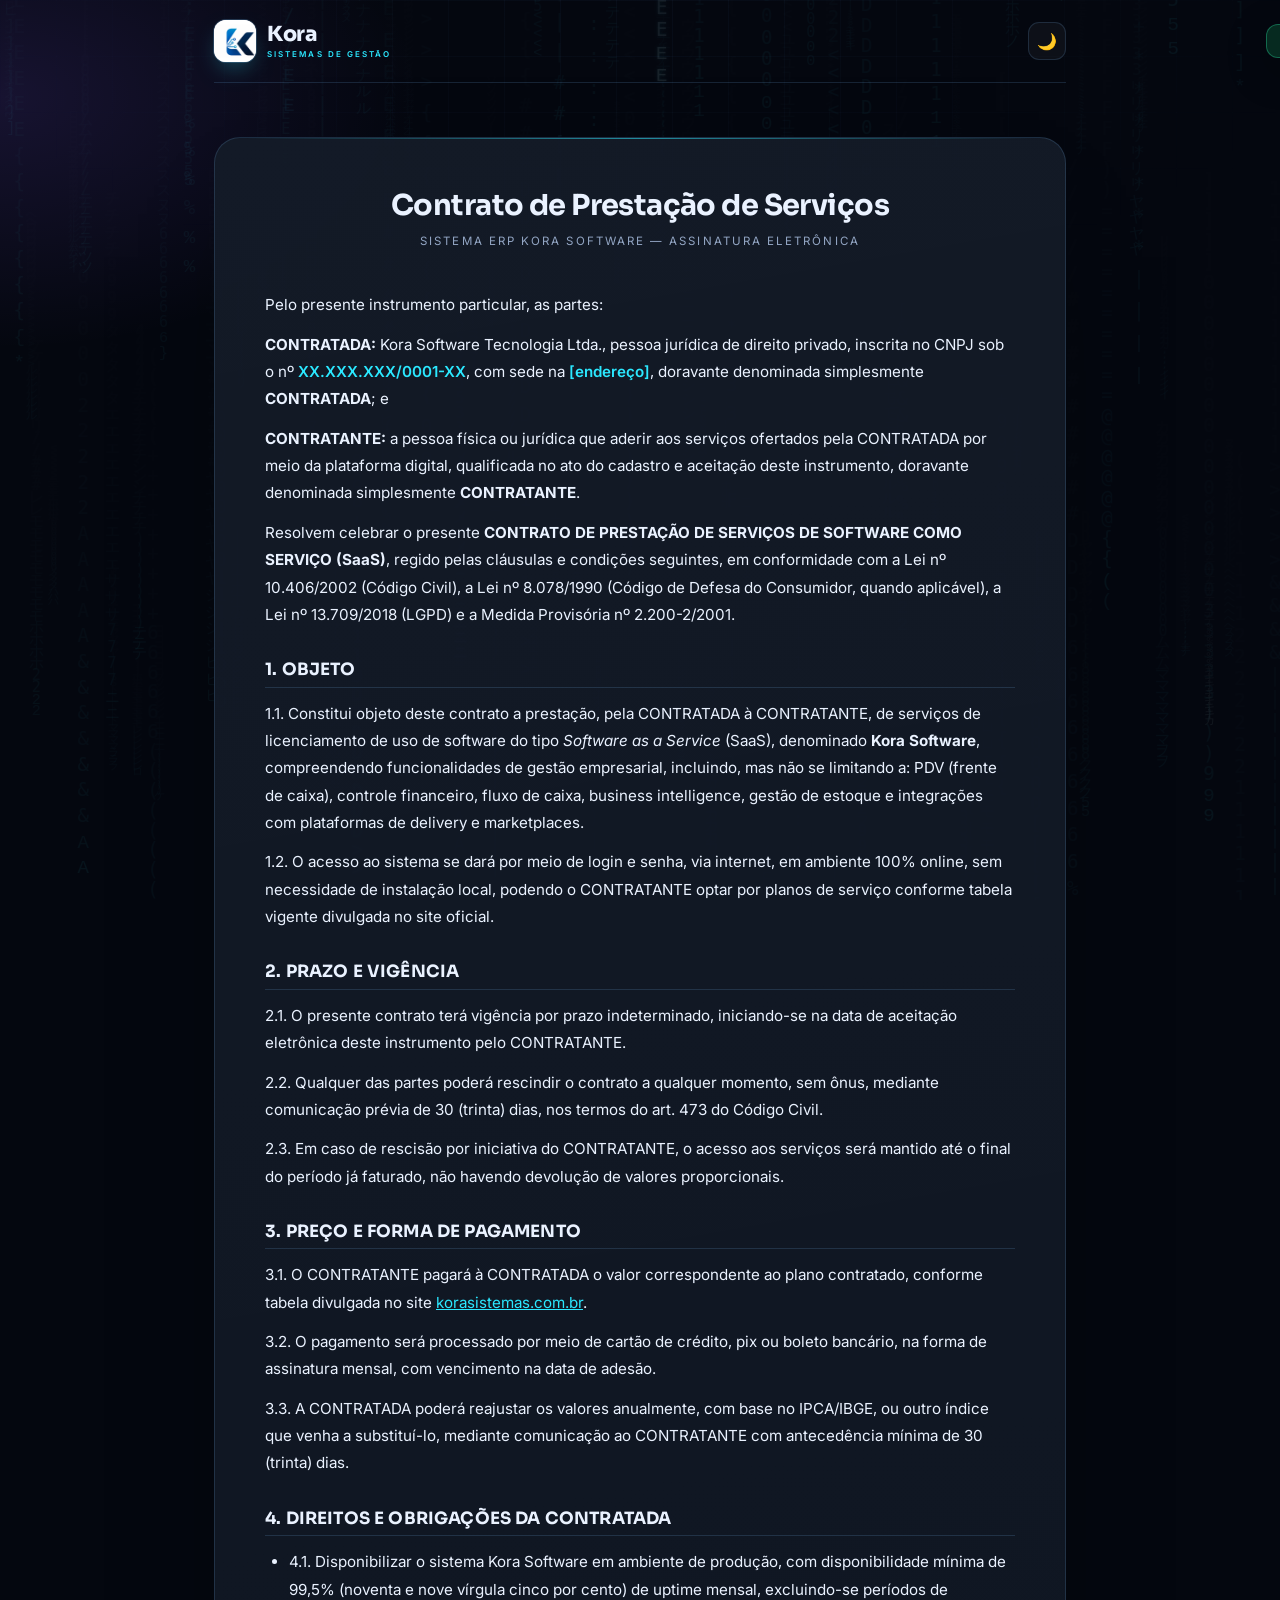
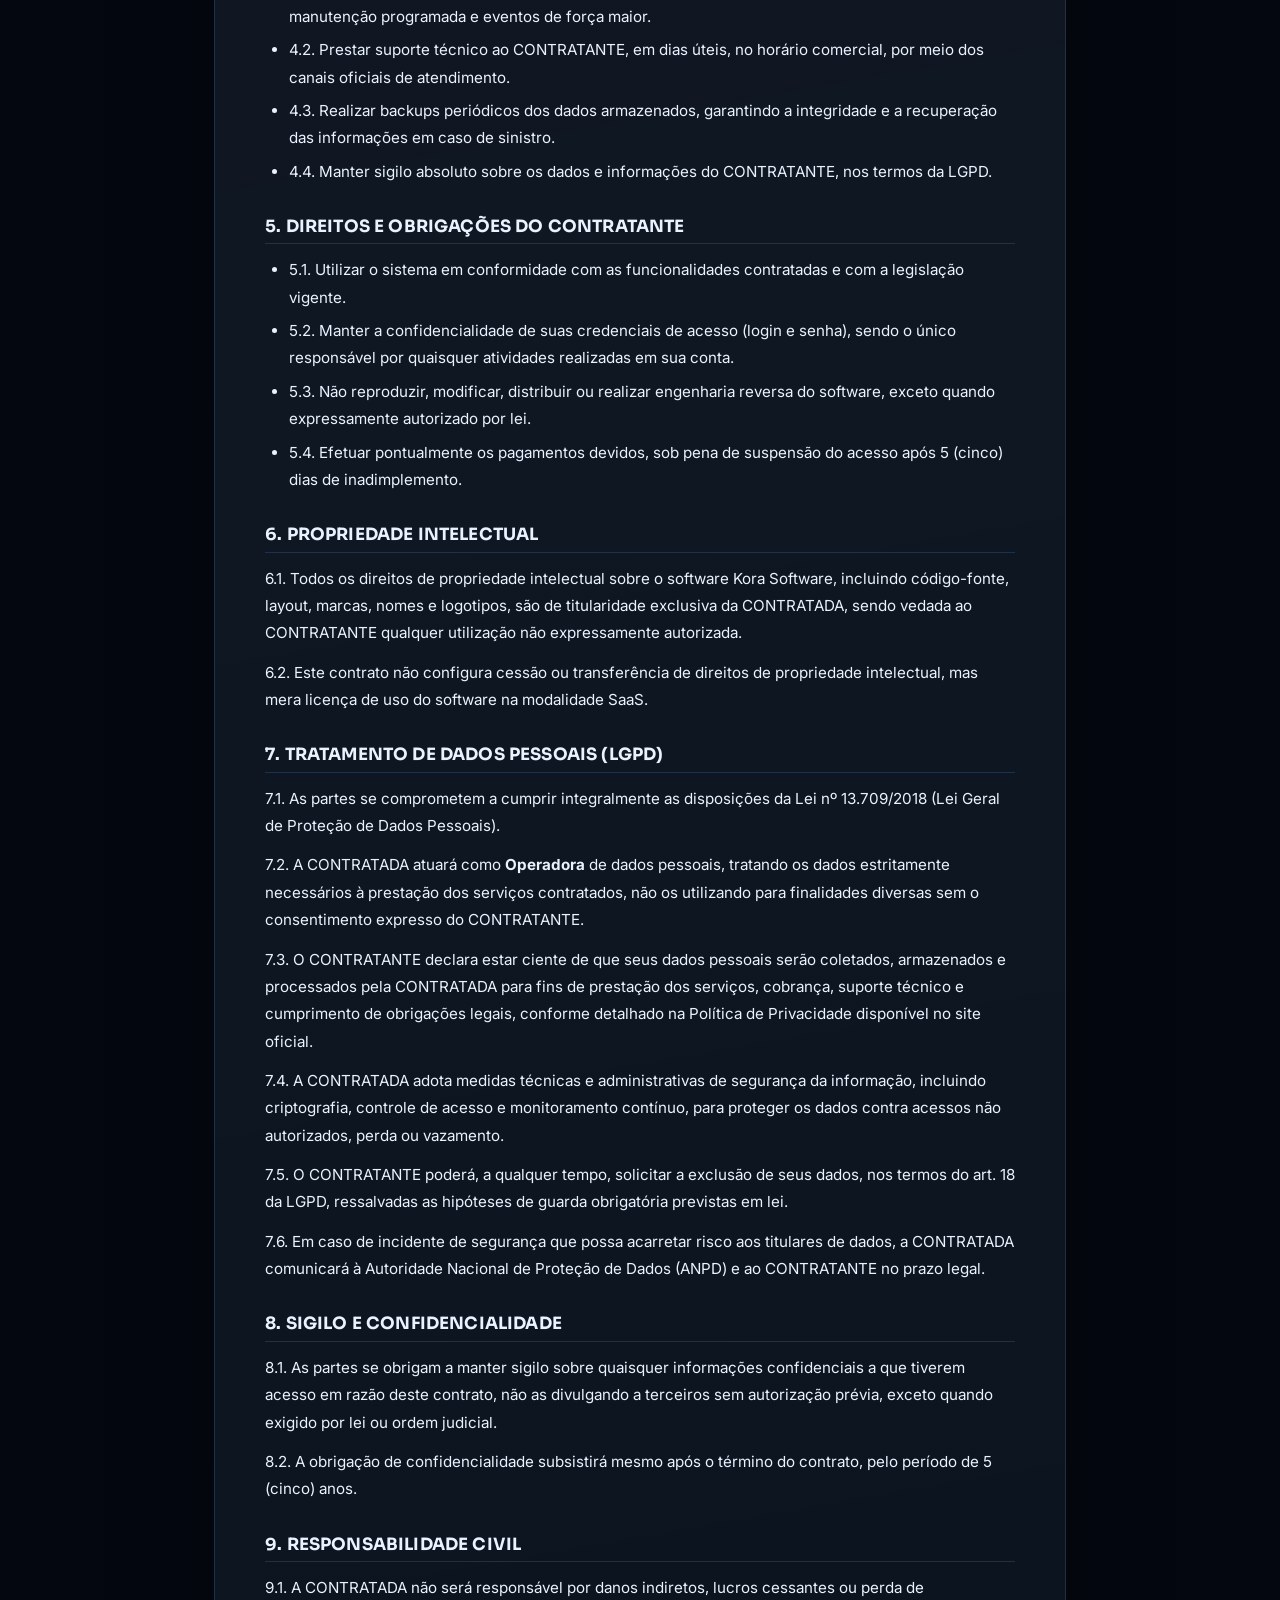
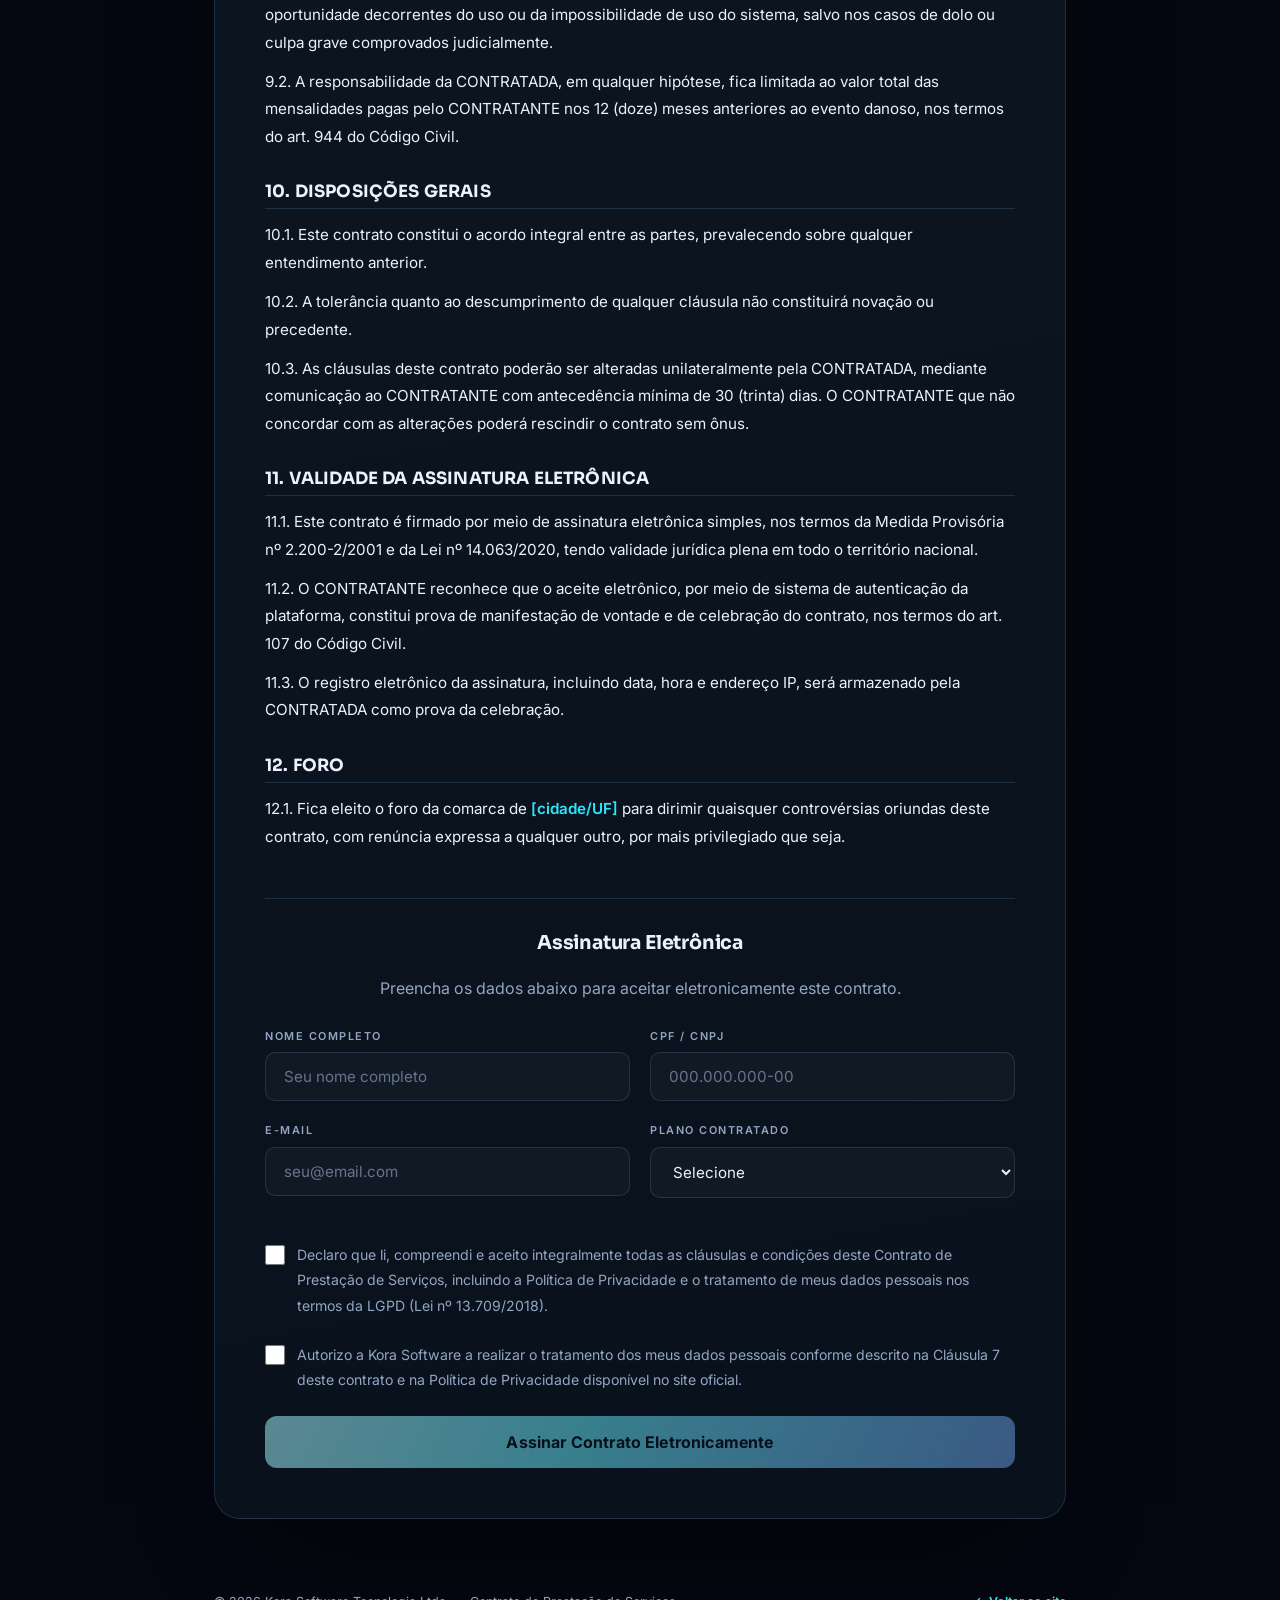
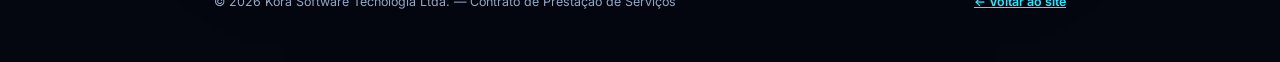
<file: contrato.html>
<!DOCTYPE html>
<html lang="pt-BR">
<head>
<meta charset="UTF-8">
<meta name="viewport" content="width=device-width, initial-scale=1.0">
<title>Contrato de Prestação de Serviços | Kora Software</title>
<meta name="theme-color" content="#04070F">
<meta name="color-scheme" content="dark light">
<link rel="icon" href="assets/kora-mark.png" type="image/png">
<script>
  (function () {
    try {
      if (localStorage.getItem('kora-theme') === 'light') {
        document.documentElement.setAttribute('data-theme', 'light');
      }
    } catch (e) {}
  })();
</script>
<link rel="preconnect" href="https://fonts.googleapis.com">
<link href="https://fonts.googleapis.com/css2?family=Inter:wght@300;400;500;600;700;800&family=Sora:wght@400;600;700;800&display=swap" rel="stylesheet">
<style>
  :root{
    --primary:#2F7BFF;
    --primary-light:#2BE8FF;
    --accent:#2BE8FF;
    --accent-2:#FF6FA8;
    --dark:#04070F;
    --dark-2:#0A1426;
    --gray:#93A6C4;
    --light:#EAF2FF;
    --card:rgba(255,255,255,0.04);
    --border:rgba(126,190,255,0.16);
    --grid:rgba(120,180,255,0.055);
    --gradient:linear-gradient(115deg,#2F7BFF 0%,#2BE8FF 55%,#8B5CFF 100%);
  }
  [data-theme="light"]{
    --dark:#EEF4FE;
    --dark-2:#fff;
    --gray:#4C5F7C;
    --light:#071427;
    --card:rgba(9,32,66,0.035);
    --border:rgba(9,44,96,0.14);
    --accent:#0B8FBE;
    --primary:#175FE0;
    --grid:rgba(20,70,140,0.075);
  }
  *{margin:0;padding:0;box-sizing:border-box;}
  body{
    font-family:'Inter',sans-serif;
    background:var(--dark);
    color:var(--light);
    line-height:1.8;
  }
  h1,h2,h3{font-family:'Sora',sans-serif;font-weight:700;line-height:1.2;}
  .container{max-width:900px;margin:0 auto;padding:0 24px;}
  .header-bar{
    padding:24px 0;
    border-bottom:1px solid var(--border);
    display:flex;align-items:center;justify-content:space-between;
  }
  .logo{display:flex;align-items:center;gap:10px;font-family:'Sora';font-weight:800;font-size:1.4rem;}
  .contract-wrap{
    padding:60px 0;
  }
  .contract-box{
    background:var(--card);
    border:1px solid var(--border);
    border-radius:24px;
    padding:50px;
  }
  .contract-header{text-align:center;margin-bottom:40px;}
  .contract-header h1{font-size:1.8rem;margin-bottom:8px;}
  .contract-header p{color:var(--gray);font-size:.95rem;}
  .contract-body{font-size:.95rem;color:var(--light);}
  .contract-body h2{
    font-size:1.2rem;
    margin:32px 0 12px;
    padding-bottom:6px;
    border-bottom:1px solid var(--border);
  }
  .contract-body p{margin-bottom:12px;}
  .contract-body ul{margin:8px 0 16px 24px;}
  .contract-body ul li{margin-bottom:6px;}
  .contract-body .highlight{color:var(--accent);font-weight:600;}
  .signature-area{
    margin-top:48px;
    padding-top:32px;
    border-top:2px solid var(--border);
  }
  .signature-area h2{font-size:1.2rem;margin-bottom:20px;text-align:center;}
  .form-group{margin-bottom:20px;}
  .form-group label{display:block;font-size:.85rem;font-weight:600;margin-bottom:6px;color:var(--gray);}
  .form-group input,.form-group select{
    width:100%;padding:14px 18px;
    border:1px solid var(--border);
    border-radius:12px;
    background:var(--dark-2);
    color:var(--light);
    font-family:'Inter',sans-serif;
    font-size:.95rem;
    transition:border-color .3s;
  }
  .form-group input:focus,.form-group select:focus{
    outline:none;
    border-color:var(--primary);
  }
  .form-row{display:grid;grid-template-columns:1fr 1fr;gap:20px;}
  .checkbox-group{display:flex;align-items:flex-start;gap:12px;margin:24px 0;}
  .checkbox-group input[type="checkbox"]{width:20px;height:20px;margin-top:3px;accent-color:var(--primary);flex-shrink:0;}
  .checkbox-group label{font-size:.88rem;color:var(--gray);cursor:pointer;}
  .checkbox-group label a{color:var(--accent);text-decoration:underline;}
  .btn{
    display:inline-block;
    padding:16px 40px;
    border:none;
    border-radius:50px;
    font-family:'Inter';
    font-weight:700;
    font-size:1rem;
    cursor:pointer;
    transition:all .3s ease;
    width:100%;
  }
  .btn-primary{
    background:var(--gradient);
    color:#fff;
    box-shadow:0 8px 30px rgba(108,43,217,0.4);
  }
  .btn-primary:hover{transform:translateY(-3px);box-shadow:0 12px 40px rgba(108,43,217,0.6);}
  .btn-primary:disabled{opacity:.4;cursor:not-allowed;transform:none;box-shadow:none;}
  .theme-toggle{
    background:none;border:1px solid var(--border);cursor:pointer;font-size:1.2rem;
    width:38px;height:38px;border-radius:50%;display:flex;align-items:center;justify-content:center;
    transition:all .3s;
  }
  .theme-toggle:hover{background:var(--card);}
  .toast{
    position:fixed;top:24px;right:24px;
    background:#065F46;color:#fff;
    padding:16px 24px;
    border-radius:12px;
    font-size:.9rem;
    font-weight:600;
    box-shadow:0 12px 40px rgba(0,0,0,0.3);
    transform:translateX(120%);
    transition:transform .5s cubic-bezier(.16,1,.3,1);
    z-index:1000;
    max-width:380px;
  }
  .toast.show{transform:translateX(0);}
  .toast.error{background:#991B1B;}
  .sig-display{
    margin-top:24px;
    padding:20px;
    background:var(--dark-2);
    border:1px solid var(--border);
    border-radius:12px;
    font-size:.85rem;
    color:var(--gray);
    display:none;
  }
  .sig-display.show{display:block;}
  .sig-display .sig-title{font-weight:600;color:var(--light);margin-bottom:8px;}
  .sig-display .sig-row{display:flex;justify-content:space-between;padding:4px 0;}
  .sig-display .sig-label{color:var(--gray);}
  .sig-display .sig-value{color:var(--accent);font-weight:600;}
  @media(max-width:768px){
    .contract-box{padding:28px 20px;}
    .form-row{grid-template-columns:1fr;}
    .header-bar{padding:16px 0;}
    .contract-wrap{padding:32px 0;}
  }

  /* ===== Identidade visual Kora "Núcleo" ===== */
  body{
    background:
      radial-gradient(900px 520px at 88% -8%,rgba(47,123,255,.18),transparent 62%),
      radial-gradient(700px 420px at 0% 2%,rgba(139,92,255,.14),transparent 60%),
      var(--dark);
    min-height:100vh;
  }
  [data-theme="light"] body{
    background:
      radial-gradient(900px 520px at 88% -8%,rgba(23,95,224,.14),transparent 62%),
      radial-gradient(700px 420px at 0% 2%,rgba(108,67,224,.1),transparent 60%),
      var(--dark);
  }
  body::before{
    content:'';position:fixed;inset:0;z-index:0;pointer-events:none;
    background-image:
      linear-gradient(var(--grid) 1px,transparent 1px),
      linear-gradient(90deg,var(--grid) 1px,transparent 1px);
    background-size:56px 56px;
    -webkit-mask-image:radial-gradient(ellipse 80% 50% at 50% 0%,#000,transparent 75%);
    mask-image:radial-gradient(ellipse 80% 50% at 50% 0%,#000,transparent 75%);
    opacity:.75;
  }
  .container{position:relative;z-index:1;}
  ::selection{background:rgba(43,232,255,.28);color:#fff;}
  :focus-visible{outline:2px solid var(--accent);outline-offset:3px;}
  .header-bar{
    padding:20px 0;
    border-bottom:1px solid var(--border);
  }
  .logo{display:flex;align-items:center;gap:11px;text-decoration:none;}
  .logo-mark{
    width:42px;height:42px;border-radius:12px;overflow:hidden;flex-shrink:0;
    background:#fff;
    box-shadow:0 0 0 1px rgba(126,200,255,.22),0 10px 26px -10px rgba(43,232,255,.6);
  }
  .logo-mark img{width:100%;height:100%;object-fit:cover;display:block;}
  .logo-text{
    display:flex;flex-direction:column;line-height:1;
    font-family:'Sora',sans-serif;font-weight:800;font-size:1.3rem;
    letter-spacing:-.02em;color:var(--light);
  }
  .logo-text small{
    font-family:'Inter',sans-serif;font-size:.5rem;font-weight:600;
    letter-spacing:.26em;text-transform:uppercase;color:var(--accent);
    margin-top:6px;
  }
  .theme-toggle{
    width:38px;height:38px;border-radius:11px;
    background:var(--card);border:1px solid var(--border);
    color:var(--light);font-size:1rem;
  }
  .theme-toggle:hover{background:rgba(126,200,255,.09);border-color:rgba(126,200,255,.35);}
  .contract-wrap{padding:54px 0 72px;}
  .contract-box{
    background:linear-gradient(170deg,rgba(255,255,255,.05),rgba(255,255,255,.012)),rgba(7,15,28,.94);
    border:1px solid var(--border);
    border-radius:26px;
    box-shadow:0 50px 120px -70px rgba(0,0,0,.95);
    position:relative;
    overflow:hidden;
  }
  .contract-box::before{
    content:'';position:absolute;top:0;left:32px;right:32px;height:1px;
    background:linear-gradient(90deg,transparent,var(--accent),transparent);
    opacity:.55;
  }
  [data-theme="light"] .contract-box{background:#fff;}
  .contract-header h1{letter-spacing:-.02em;}
  .contract-header p{
    font-family:'Inter',sans-serif;font-size:.72rem;letter-spacing:.18em;
    text-transform:uppercase;color:var(--gray);
  }
  .contract-body h2{
    font-size:1.06rem;letter-spacing:.01em;
    border-bottom:1px solid var(--border);
    color:var(--light);
  }
  .contract-body .highlight{color:var(--accent);}
  .form-group label{
    font-size:.68rem;font-weight:600;letter-spacing:.14em;
    text-transform:uppercase;color:var(--gray);
  }
  .form-group input,.form-group select{
    border-radius:10px;
    background:rgba(255,255,255,.03);
    transition:border-color .25s ease,box-shadow .25s ease,background .25s ease;
  }
  [data-theme="light"] .form-group input,
  [data-theme="light"] .form-group select{background:#F8FBFF;}
  .form-group input::placeholder{color:var(--gray);opacity:.65;}
  .form-group input:focus,.form-group select:focus{
    border-color:rgba(43,232,255,.55);
    box-shadow:0 0 0 3px rgba(43,232,255,.12);
    background:rgba(43,232,255,.04);
  }
  .checkbox-group input[type="checkbox"]{accent-color:var(--primary);}
  .checkbox-group label a{color:var(--accent);}
  .btn{
    border-radius:12px;
    background:linear-gradient(115deg,#7CF4FF 0%,#2BE8FF 42%,#4B9BFF 100%);
    color:#00121F;
    font-weight:700;
    letter-spacing:.01em;
    box-shadow:0 14px 34px -14px rgba(43,232,255,.8),inset 0 1px 0 rgba(255,255,255,.5);
  }
  .btn-primary:hover{
    transform:translateY(-2px);
    box-shadow:0 20px 44px -14px rgba(43,232,255,.95),inset 0 1px 0 rgba(255,255,255,.6);
  }
  .btn-primary:disabled{filter:grayscale(.35);opacity:.55;}
  .sig-display{
    background:rgba(255,255,255,.03);
    border-radius:14px;
  }
  [data-theme="light"] .sig-display{background:#F4F9FF;}
  .sig-display .sig-value{color:var(--accent);}
  .signature-area{border-top:1px solid var(--border);}
  .signature-area h2{letter-spacing:-.01em;}
  .toast{border-radius:12px;border:1px solid rgba(43,227,164,.35);background:#062A20;}
  .contract-footer{
    display:flex;flex-wrap:wrap;align-items:center;justify-content:space-between;gap:12px;
    padding:0 24px 48px;color:var(--gray);font-size:.78rem;
  }
  .contract-footer a{color:var(--accent);font-weight:600;}
  .contract-footer a:hover{text-decoration:underline;}
  .matrix-field{
    position:fixed;inset:0;z-index:0;
    width:100%;height:100%;
    pointer-events:none;
    opacity:.2;
    mix-blend-mode:screen;
    contain:strict;
  }
  [data-theme="light"] .matrix-field{opacity:.18;mix-blend-mode:multiply;}
</style>
<link rel="stylesheet" href="assets/cursor.css">
</head>
<body>

<canvas class="matrix-field" id="matrixField" aria-hidden="true"></canvas>

<div class="container">
  <div class="header-bar">
    <a href="index.html" class="logo">
      <span class="logo-mark"><img src="assets/kora-mark.png" alt="" width="42" height="42"></span>
      <span class="logo-text">Kora<small>Sistemas de Gestão</small></span>
    </a>
    <button class="theme-toggle" id="themeToggle" aria-label="Alternar tema">🌙</button>
  </div>
</div>

<div class="toast" id="toast"></div>

<section class="contract-wrap">
  <div class="container">
    <div class="contract-box">
      <div class="contract-header">
        <h1>Contrato de Prestação de Serviços</h1>
        <p>Sistema ERP Kora Software — Assinatura Eletrônica</p>
      </div>

      <div class="contract-body">

<p>Pelo presente instrumento particular, as partes:</p>

<p><strong>CONTRATADA:</strong> Kora Software Tecnologia Ltda., pessoa jurídica de direito privado, inscrita no CNPJ sob o nº <span class="highlight">XX.XXX.XXX/0001-XX</span>, com sede na <span class="highlight">[endereço]</span>, doravante denominada simplesmente <strong>CONTRATADA</strong>; e</p>

<p><strong>CONTRATANTE:</strong> a pessoa física ou jurídica que aderir aos serviços ofertados pela CONTRATADA por meio da plataforma digital, qualificada no ato do cadastro e aceitação deste instrumento, doravante denominada simplesmente <strong>CONTRATANTE</strong>.</p>

<p>Resolvem celebrar o presente <strong>CONTRATO DE PRESTAÇÃO DE SERVIÇOS DE SOFTWARE COMO SERVIÇO (SaaS)</strong>, regido pelas cláusulas e condições seguintes, em conformidade com a Lei nº 10.406/2002 (Código Civil), a Lei nº 8.078/1990 (Código de Defesa do Consumidor, quando aplicável), a Lei nº 13.709/2018 (LGPD) e a Medida Provisória nº 2.200-2/2001.</p>

<h2>1. OBJETO</h2>
<p>1.1. Constitui objeto deste contrato a prestação, pela CONTRATADA à CONTRATANTE, de serviços de licenciamento de uso de software do tipo <em>Software as a Service</em> (SaaS), denominado <strong>Kora Software</strong>, compreendendo funcionalidades de gestão empresarial, incluindo, mas não se limitando a: PDV (frente de caixa), controle financeiro, fluxo de caixa, business intelligence, gestão de estoque e integrações com plataformas de delivery e marketplaces.</p>
<p>1.2. O acesso ao sistema se dará por meio de login e senha, via internet, em ambiente 100% online, sem necessidade de instalação local, podendo o CONTRATANTE optar por planos de serviço conforme tabela vigente divulgada no site oficial.</p>

<h2>2. PRAZO E VIGÊNCIA</h2>
<p>2.1. O presente contrato terá vigência por prazo indeterminado, iniciando-se na data de aceitação eletrônica deste instrumento pelo CONTRATANTE.</p>
<p>2.2. Qualquer das partes poderá rescindir o contrato a qualquer momento, sem ônus, mediante comunicação prévia de 30 (trinta) dias, nos termos do art. 473 do Código Civil.</p>
<p>2.3. Em caso de rescisão por iniciativa do CONTRATANTE, o acesso aos serviços será mantido até o final do período já faturado, não havendo devolução de valores proporcionais.</p>

<h2>3. PREÇO E FORMA DE PAGAMENTO</h2>
<p>3.1. O CONTRATANTE pagará à CONTRATADA o valor correspondente ao plano contratado, conforme tabela divulgada no site <a href="https://korasistemas.com.br" style="color:var(--accent);">korasistemas.com.br</a>.</p>
<p>3.2. O pagamento será processado por meio de cartão de crédito, pix ou boleto bancário, na forma de assinatura mensal, com vencimento na data de adesão.</p>
<p>3.3. A CONTRATADA poderá reajustar os valores anualmente, com base no IPCA/IBGE, ou outro índice que venha a substituí-lo, mediante comunicação ao CONTRATANTE com antecedência mínima de 30 (trinta) dias.</p>

<h2>4. DIREITOS E OBRIGAÇÕES DA CONTRATADA</h2>
<ul>
  <li>4.1. Disponibilizar o sistema Kora Software em ambiente de produção, com disponibilidade mínima de 99,5% (noventa e nove vírgula cinco por cento) de uptime mensal, excluindo-se períodos de manutenção programada e eventos de força maior.</li>
  <li>4.2. Prestar suporte técnico ao CONTRATANTE, em dias úteis, no horário comercial, por meio dos canais oficiais de atendimento.</li>
  <li>4.3. Realizar backups periódicos dos dados armazenados, garantindo a integridade e a recuperação das informações em caso de sinistro.</li>
  <li>4.4. Manter sigilo absoluto sobre os dados e informações do CONTRATANTE, nos termos da LGPD.</li>
</ul>

<h2>5. DIREITOS E OBRIGAÇÕES DO CONTRATANTE</h2>
<ul>
  <li>5.1. Utilizar o sistema em conformidade com as funcionalidades contratadas e com a legislação vigente.</li>
  <li>5.2. Manter a confidencialidade de suas credenciais de acesso (login e senha), sendo o único responsável por quaisquer atividades realizadas em sua conta.</li>
  <li>5.3. Não reproduzir, modificar, distribuir ou realizar engenharia reversa do software, exceto quando expressamente autorizado por lei.</li>
  <li>5.4. Efetuar pontualmente os pagamentos devidos, sob pena de suspensão do acesso após 5 (cinco) dias de inadimplemento.</li>
</ul>

<h2>6. PROPRIEDADE INTELECTUAL</h2>
<p>6.1. Todos os direitos de propriedade intelectual sobre o software Kora Software, incluindo código-fonte, layout, marcas, nomes e logotipos, são de titularidade exclusiva da CONTRATADA, sendo vedada ao CONTRATANTE qualquer utilização não expressamente autorizada.</p>
<p>6.2. Este contrato não configura cessão ou transferência de direitos de propriedade intelectual, mas mera licença de uso do software na modalidade SaaS.</p>

<h2>7. TRATAMENTO DE DADOS PESSOAIS (LGPD)</h2>
<p>7.1. As partes se comprometem a cumprir integralmente as disposições da Lei nº 13.709/2018 (Lei Geral de Proteção de Dados Pessoais).</p>
<p>7.2. A CONTRATADA atuará como <strong>Operadora</strong> de dados pessoais, tratando os dados estritamente necessários à prestação dos serviços contratados, não os utilizando para finalidades diversas sem o consentimento expresso do CONTRATANTE.</p>
<p>7.3. O CONTRATANTE declara estar ciente de que seus dados pessoais serão coletados, armazenados e processados pela CONTRATADA para fins de prestação dos serviços, cobrança, suporte técnico e cumprimento de obrigações legais, conforme detalhado na Política de Privacidade disponível no site oficial.</p>
<p>7.4. A CONTRATADA adota medidas técnicas e administrativas de segurança da informação, incluindo criptografia, controle de acesso e monitoramento contínuo, para proteger os dados contra acessos não autorizados, perda ou vazamento.</p>
<p>7.5. O CONTRATANTE poderá, a qualquer tempo, solicitar a exclusão de seus dados, nos termos do art. 18 da LGPD, ressalvadas as hipóteses de guarda obrigatória previstas em lei.</p>
<p>7.6. Em caso de incidente de segurança que possa acarretar risco aos titulares de dados, a CONTRATADA comunicará à Autoridade Nacional de Proteção de Dados (ANPD) e ao CONTRATANTE no prazo legal.</p>

<h2>8. SIGILO E CONFIDENCIALIDADE</h2>
<p>8.1. As partes se obrigam a manter sigilo sobre quaisquer informações confidenciais a que tiverem acesso em razão deste contrato, não as divulgando a terceiros sem autorização prévia, exceto quando exigido por lei ou ordem judicial.</p>
<p>8.2. A obrigação de confidencialidade subsistirá mesmo após o término do contrato, pelo período de 5 (cinco) anos.</p>

<h2>9. RESPONSABILIDADE CIVIL</h2>
<p>9.1. A CONTRATADA não será responsável por danos indiretos, lucros cessantes ou perda de oportunidade decorrentes do uso ou da impossibilidade de uso do sistema, salvo nos casos de dolo ou culpa grave comprovados judicialmente.</p>
<p>9.2. A responsabilidade da CONTRATADA, em qualquer hipótese, fica limitada ao valor total das mensalidades pagas pelo CONTRATANTE nos 12 (doze) meses anteriores ao evento danoso, nos termos do art. 944 do Código Civil.</p>

<h2>10. DISPOSIÇÕES GERAIS</h2>
<p>10.1. Este contrato constitui o acordo integral entre as partes, prevalecendo sobre qualquer entendimento anterior.</p>
<p>10.2. A tolerância quanto ao descumprimento de qualquer cláusula não constituirá novação ou precedente.</p>
<p>10.3. As cláusulas deste contrato poderão ser alteradas unilateralmente pela CONTRATADA, mediante comunicação ao CONTRATANTE com antecedência mínima de 30 (trinta) dias. O CONTRATANTE que não concordar com as alterações poderá rescindir o contrato sem ônus.</p>

<h2>11. VALIDADE DA ASSINATURA ELETRÔNICA</h2>
<p>11.1. Este contrato é firmado por meio de assinatura eletrônica simples, nos termos da Medida Provisória nº 2.200-2/2001 e da Lei nº 14.063/2020, tendo validade jurídica plena em todo o território nacional.</p>
<p>11.2. O CONTRATANTE reconhece que o aceite eletrônico, por meio de sistema de autenticação da plataforma, constitui prova de manifestação de vontade e de celebração do contrato, nos termos do art. 107 do Código Civil.</p>
<p>11.3. O registro eletrônico da assinatura, incluindo data, hora e endereço IP, será armazenado pela CONTRATADA como prova da celebração.</p>

<h2>12. FORO</h2>
<p>12.1. Fica eleito o foro da comarca de <span class="highlight">[cidade/UF]</span> para dirimir quaisquer controvérsias oriundas deste contrato, com renúncia expressa a qualquer outro, por mais privilegiado que seja.</p>

      </div>

      <!-- Signature area -->
      <div class="signature-area">
        <h2>Assinatura Eletrônica</h2>
        <p style="text-align:center;color:var(--gray);margin-bottom:24px;">
          Preencha os dados abaixo para aceitar eletronicamente este contrato.
        </p>

        <div class="form-row">
          <div class="form-group">
            <label>Nome completo</label>
            <input type="text" id="sigName" placeholder="Seu nome completo">
          </div>
          <div class="form-group">
            <label>CPF / CNPJ</label>
            <input type="text" id="sigDoc" placeholder="000.000.000-00">
          </div>
        </div>

        <div class="form-row">
          <div class="form-group">
            <label>E-mail</label>
            <input type="email" id="sigEmail" placeholder="seu@email.com">
          </div>
          <div class="form-group">
            <label>Plano contratado</label>
            <select id="sigPlan">
              <option value="">Selecione</option>
              <option>Essencial — R$ 89/mês</option>
              <option>Profissional — R$ 189/mês</option>
              <option>Enterprise — R$ 389/mês</option>
            </select>
          </div>
        </div>

        <div class="checkbox-group">
          <input type="checkbox" id="sigAgree">
          <label for="sigAgree">
            Declaro que li, compreendi e aceito integralmente todas as cláusulas e condições deste Contrato de Prestação de Serviços, incluindo a Política de Privacidade e o tratamento de meus dados pessoais nos termos da LGPD (Lei nº 13.709/2018).
          </label>
        </div>

        <div class="checkbox-group">
          <input type="checkbox" id="sigConsent">
          <label for="sigConsent">
            Autorizo a Kora Software a realizar o tratamento dos meus dados pessoais conforme descrito na Cláusula 7 deste contrato e na Política de Privacidade disponível no site oficial.
          </label>
        </div>

        <button class="btn btn-primary" id="sigBtn" disabled>Assinar Contrato Eletronicamente</button>

        <div class="sig-display" id="sigDisplay">
          <div class="sig-title">📄 Comprovante de Assinatura Eletrônica</div>
          <div class="sig-row"><span class="sig-label">Nome:</span><span class="sig-value" id="displayName"></span></div>
          <div class="sig-row"><span class="sig-label">CPF/CNPJ:</span><span class="sig-value" id="displayDoc"></span></div>
          <div class="sig-row"><span class="sig-label">E-mail:</span><span class="sig-value" id="displayEmail"></span></div>
          <div class="sig-row"><span class="sig-label">Plano:</span><span class="sig-value" id="displayPlan"></span></div>
          <div class="sig-row"><span class="sig-label">Data/hora:</span><span class="sig-value" id="displayDate"></span></div>
          <div class="sig-row"><span class="sig-label">IP:</span><span class="sig-value" id="displayIP"></span></div>
          <div class="sig-row"><span class="sig-label">ID do contrato:</span><span class="sig-value" id="displayID"></span></div>
          <div style="margin-top:12px;padding-top:12px;border-top:1px solid var(--border);text-align:center;font-size:.8rem;">
            Assinatura eletrônica válida nos termos da MP 2.200-2/2001 e Lei 14.063/2020
          </div>
        </div>
      </div>

    </div>
  </div>
</section>

<footer class="contract-footer container">
  <span>© 2026 Kora Software Tecnologia Ltda. — Contrato de Prestação de Serviços</span>
  <a href="index.html">← Voltar ao site</a>
</footer>

<script>
  // Theme toggle (padrão: escuro; respeita a escolha do visitante)
  const themeToggle = document.getElementById('themeToggle');
  const html = document.documentElement;
  const saved = (() => { try { return localStorage.getItem('kora-theme'); } catch (e) { return null; } })();
  if (saved === 'light') html.setAttribute('data-theme', 'light');
  themeToggle.textContent = html.getAttribute('data-theme') === 'light' ? '☀️' : '🌙';
  themeToggle.addEventListener('click', () => {
    const isLight = html.getAttribute('data-theme') === 'light';
    if (isLight) {
      html.removeAttribute('data-theme');
      try { localStorage.setItem('kora-theme', 'dark'); } catch (e) {}
      themeToggle.textContent = '🌙';
    } else {
      html.setAttribute('data-theme', 'light');
      try { localStorage.setItem('kora-theme', 'light'); } catch (e) {}
      themeToggle.textContent = '☀️';
    }
    window.dispatchEvent(new CustomEvent('kora:theme', { detail: html.getAttribute('data-theme') === 'light' ? 'light' : 'dark' }));
  });

  // Form validation
  const sigName = document.getElementById('sigName');
  const sigDoc = document.getElementById('sigDoc');
  const sigEmail = document.getElementById('sigEmail');
  const sigPlan = document.getElementById('sigPlan');
  const sigAgree = document.getElementById('sigAgree');
  const sigConsent = document.getElementById('sigConsent');
  const sigBtn = document.getElementById('sigBtn');
  const sigDisplay = document.getElementById('sigDisplay');

  function validateForm() {
    const valid = sigName.value.trim() &&
      sigDoc.value.trim() &&
      sigEmail.value.trim() &&
      sigPlan.value &&
      sigAgree.checked &&
      sigConsent.checked;
    sigBtn.disabled = !valid;
  }

  [sigName, sigDoc, sigEmail, sigPlan, sigAgree, sigConsent].forEach(el => {
    el.addEventListener('input', validateForm);
    el.addEventListener('change', validateForm);
  });

  // Toast
  function showToast(msg, error) {
    const toast = document.getElementById('toast');
    toast.textContent = msg;
    toast.className = 'toast' + (error ? ' error' : '');
    toast.classList.add('show');
    setTimeout(() => toast.classList.remove('show'), 5000);
  }

  // Generate contract ID
  function generateID() {
    const d = new Date();
    return 'KORA-' + d.getFullYear() +
      String(d.getMonth()+1).padStart(2,'0') +
      String(d.getDate()).padStart(2,'0') +
      '-' + Math.random().toString(36).substring(2,8).toUpperCase();
  }

  // Submit signature
  sigBtn.addEventListener('click', () => {
    if (sigBtn.disabled) return;

    // Validate CPF/CNPJ format (basic)
    const doc = sigDoc.value.trim().replace(/\D/g,'');
    if (doc.length !== 11 && doc.length !== 14) {
      showToast('CPF deve ter 11 dígitos ou CNPJ 14 dígitos.', true);
      return;
    }

    // Basic email validation
    if (!sigEmail.value.trim().includes('@')) {
      showToast('Informe um e-mail válido.', true);
      return;
    }

    const now = new Date();
    const dateStr = now.toLocaleString('pt-BR');

    // Get IP via fetch
    fetch('https://api.ipify.org?format=json')
      .then(r => r.json())
      .catch(() => ({ ip: 'não identificado' }))
      .then(data => {
        const contractID = generateID();

        document.getElementById('displayName').textContent = sigName.value.trim();
        document.getElementById('displayDoc').textContent = sigDoc.value.trim();
        document.getElementById('displayEmail').textContent = sigEmail.value.trim();
        document.getElementById('displayPlan').textContent = sigPlan.value;
        document.getElementById('displayDate').textContent = dateStr;
        document.getElementById('displayIP').textContent = data.ip || 'não identificado';
        document.getElementById('displayID').textContent = contractID;

        sigDisplay.classList.add('show');
        sigBtn.textContent = '✓ Contrato Assinado com Sucesso';
        sigBtn.disabled = true;
        sigBtn.style.opacity = '0.6';

        showToast('✅ Contrato assinado com sucesso! ID: ' + contractID);
      });
  });
</script>
<script src="assets/cursor.js" defer></script>
<script src="assets/matrix.js" defer></script>
</body>
</html>
</file>
<file: assets/base.css>
/* ==========================================================================
   KORA SISTEMAS — Design System "Núcleo"
   Base: tokens, reset, tipografia, navegação, botões e rodapé.
   ========================================================================== */

:root{
  color-scheme:dark;

  --bg:#04070F;
  --bg-2:#070D1A;
  --bg-3:#0A1426;

  --panel:rgba(10,21,39,.72);
  --panel-solid:#08111F;
  --card:rgba(255,255,255,.035);
  --card-hover:rgba(255,255,255,.06);
  --border:rgba(126,190,255,.14);
  --border-strong:rgba(126,200,255,.38);

  --text:#EAF2FF;
  --text-soft:#C6D6EC;
  --muted:#90A4C3;
  --dim:#61748F;

  --blue:#2F7BFF;
  --cyan:#2BE8FF;
  --violet:#8B5CFF;
  --pink:#FF5FA2;
  --green:#2BE3A4;
  --amber:#FFC24B;

  --grad:linear-gradient(115deg,#2F7BFF 0%,#2BE8FF 55%,#8B5CFF 100%);
  --grad-2:linear-gradient(120deg,#2BE8FF,#2F7BFF);

  --grid:rgba(120,180,255,.055);
  --glow-cyan:rgba(43,232,255,.35);
  --shadow:0 30px 80px -30px rgba(0,0,0,.9);

  --r-sm:10px;
  --r:16px;
  --r-lg:24px;
  --r-xl:32px;

  --ease:cubic-bezier(.16,1,.3,1);
  --header-h:78px;

  --font-display:'Sora',ui-sans-serif,system-ui,sans-serif;
  --font-body:'Inter',ui-sans-serif,system-ui,sans-serif;
  --font-mono:'JetBrains Mono',ui-monospace,SFMono-Regular,monospace;
}

[data-theme="light"]{
  color-scheme:light;

  --bg:#EEF4FE;
  --bg-2:#F8FBFF;
  --bg-3:#FFFFFF;

  --panel:rgba(255,255,255,.82);
  --panel-solid:#FFFFFF;
  --card:rgba(9,32,66,.035);
  --card-hover:rgba(9,32,66,.06);
  --border:rgba(9,44,96,.13);
  --border-strong:rgba(20,92,180,.42);

  --text:#071427;
  --text-soft:#1E3049;
  --muted:#4C5F7C;
  --dim:#67788F;

  --blue:#175FE0;
  --cyan:#0B8FBE;
  --violet:#6C43E0;
  --pink:#D9347B;
  --green:#0B8F6A;

  --grad:linear-gradient(115deg,#175FE0 0%,#0B8FBE 55%,#6C43E0 100%);
  --grad-2:linear-gradient(120deg,#0B8FBE,#175FE0);

  --grid:rgba(20,70,140,.075);
  --glow-cyan:rgba(17,150,200,.3);
  --shadow:0 30px 80px -40px rgba(12,45,95,.35);
}

/* ---------- Reset / base ---------- */
*,*::before,*::after{box-sizing:border-box;}
html{
  scroll-behavior:smooth;
  scroll-padding-top:calc(var(--header-h) + 26px);
  -webkit-text-size-adjust:100%;
}
body{
  margin:0;
  font-family:var(--font-body);
  font-size:16px;
  line-height:1.65;
  color:var(--text);
  background:
    radial-gradient(1100px 620px at 78% -8%,rgba(47,123,255,.16),transparent 62%),
    radial-gradient(900px 520px at 8% 6%,rgba(139,92,255,.12),transparent 60%),
    var(--bg);
  overflow-x:hidden;
  -webkit-font-smoothing:antialiased;
  text-rendering:optimizeLegibility;
}
[data-theme="light"] body{
  background:
    radial-gradient(1000px 600px at 80% -10%,rgba(23,95,224,.14),transparent 62%),
    radial-gradient(900px 520px at 4% 4%,rgba(108,67,224,.1),transparent 60%),
    var(--bg);
}
img,svg,canvas{display:block;max-width:100%;}
h1,h2,h3,h4{
  font-family:var(--font-display);
  font-weight:800;
  line-height:1.08;
  letter-spacing:-.02em;
  margin:0;
}
p{margin:0;}
a{color:inherit;text-decoration:none;}
button{font:inherit;color:inherit;}
ul,ol{margin:0;padding:0;list-style:none;}
::selection{background:rgba(43,232,255,.28);color:#fff;}

:focus-visible{
  outline:2px solid var(--cyan);
  outline-offset:3px;
  border-radius:4px;
}

/* ---------- Utilitários ---------- */
.container{
  width:100%;
  max-width:1240px;
  margin-inline:auto;
  padding-inline:24px;
}
.section{position:relative;padding:104px 0;z-index:1;}
.section--tight{padding:72px 0;}
.sr-only{
  position:absolute;width:1px;height:1px;padding:0;margin:-1px;
  overflow:hidden;clip:rect(0 0 0 0);white-space:nowrap;border:0;
}
.grad-text{
  background:var(--grad);
  -webkit-background-clip:text;
  background-clip:text;
  color:transparent;
  -webkit-text-fill-color:transparent;
}
.mono{
  font-family:var(--font-mono);
  text-transform:uppercase;
  letter-spacing:.22em;
  font-size:.68rem;
  font-weight:500;
}
.skip-link{
  position:absolute;left:16px;top:-60px;z-index:2000;
  padding:12px 18px;border-radius:0 0 12px 12px;
  background:var(--cyan);color:#001018;font-weight:700;
  transition:top .2s ease;
}
.skip-link:focus{top:0;}

/* ---------- Camadas de fundo ---------- */
.bg-layer{
  position:fixed;inset:0;z-index:0;pointer-events:none;overflow:hidden;
}
.bg-grid{
  position:absolute;inset:-2px;
  background-image:
    linear-gradient(var(--grid) 1px,transparent 1px),
    linear-gradient(90deg,var(--grid) 1px,transparent 1px);
  background-size:64px 64px;
  -webkit-mask-image:radial-gradient(ellipse 90% 65% at 50% 0%,#000 0%,transparent 78%);
  mask-image:radial-gradient(ellipse 90% 65% at 50% 0%,#000 0%,transparent 78%);
  opacity:.75;
}
.bg-aurora i{
  position:absolute;border-radius:50%;filter:blur(90px);
  will-change:transform;
  animation:aurora 22s ease-in-out infinite alternate;
}
.bg-aurora i:nth-child(1){
  width:520px;height:520px;top:-180px;right:6%;
  background:rgba(47,123,255,.24);
}
.bg-aurora i:nth-child(2){
  width:460px;height:460px;top:34%;left:-180px;
  background:rgba(139,92,255,.16);
  animation-delay:-7s;
}
.bg-aurora i:nth-child(3){
  width:380px;height:380px;bottom:-120px;right:22%;
  background:rgba(43,232,255,.12);
  animation-delay:-13s;
}
@keyframes aurora{
  from{transform:translate3d(0,0,0) scale(1);}
  to{transform:translate3d(40px,-30px,0) scale(1.12);}
}

/* ---------- Chuva de dados global ---------- */
.matrix-field{
  position:fixed;inset:0;z-index:0;
  width:100%;height:100%;
  pointer-events:none;
  opacity:.38;
  mix-blend-mode:screen;
  transition:opacity .5s ease;
}
[data-theme="light"] .matrix-field{
  opacity:.46;
  mix-blend-mode:multiply;
}
@media(max-width:700px){
  .matrix-field{opacity:.5;mix-blend-mode:normal;}
}

/* ---------- Cabeçalho ---------- */
.site-header{
  position:fixed;inset:0 0 auto;z-index:1000;
  padding:14px 0;
  transition:padding .35s var(--ease),background .35s ease,border-color .35s ease,box-shadow .35s ease;
  border-bottom:1px solid transparent;
}
.site-header.is-scrolled{
  padding:8px 0;
  background:color-mix(in srgb,var(--bg) 82%,transparent);
  background:var(--panel);
  -webkit-backdrop-filter:blur(22px) saturate(140%);
  backdrop-filter:blur(22px) saturate(140%);
  border-bottom-color:var(--border);
  box-shadow:0 18px 40px -30px rgba(0,0,0,.9);
}
.nav{display:flex;align-items:center;justify-content:space-between;gap:18px;min-height:50px;}
.brand{display:flex;align-items:center;gap:12px;flex-shrink:0;}
.brand-mark{
  width:44px;height:44px;border-radius:13px;overflow:hidden;flex-shrink:0;
  background:#fff;
  display:grid;place-items:center;
  box-shadow:0 0 0 1px rgba(126,200,255,.22),0 10px 26px -10px rgba(43,232,255,.55);
  transition:box-shadow .35s ease,transform .35s var(--ease);
}
.brand:hover .brand-mark{
  transform:translateY(-2px);
  box-shadow:0 0 0 1px rgba(43,232,255,.55),0 14px 34px -10px rgba(43,232,255,.7);
}
.brand-mark img{width:100%;height:100%;object-fit:cover;}
.brand-text{display:flex;flex-direction:column;line-height:1;}
.brand-text strong{
  font-family:var(--font-display);font-weight:800;font-size:1.32rem;
  letter-spacing:-.02em;color:var(--text);
}
.brand-text small{
  font-family:var(--font-mono);font-size:.55rem;font-weight:500;
  letter-spacing:.28em;text-transform:uppercase;color:var(--cyan);
  margin-top:7px;
}

.nav-links{display:flex;align-items:center;gap:6px;}
.nav-links>a:not(.btn){
  position:relative;
  padding:9px 13px;border-radius:9px;
  font-size:.88rem;font-weight:500;color:var(--muted);
  transition:color .25s ease,background .25s ease;
}
.nav-links>a:not(.btn):hover{color:var(--text);background:var(--card);}
.nav-links>a:not(.btn).is-active{color:var(--text);}
.nav-links>a:not(.btn).is-active::after{
  content:'';position:absolute;left:13px;right:13px;bottom:2px;height:1px;
  background:linear-gradient(90deg,transparent,var(--cyan),transparent);
  box-shadow:0 0 8px var(--glow-cyan);
}
.nav-actions{display:flex;align-items:center;gap:10px;flex-shrink:0;}
.nav-cta{padding:11px 20px !important;font-size:.85rem !important;}

.icon-btn{
  width:38px;height:38px;border-radius:11px;flex-shrink:0;
  display:grid;place-items:center;
  background:var(--card);border:1px solid var(--border);color:var(--text-soft);
  cursor:pointer;transition:background .25s ease,border-color .25s ease,color .25s ease,transform .25s ease;
}
.icon-btn:hover{background:var(--card-hover);border-color:var(--border-strong);color:var(--cyan);}
.icon-btn .ico{width:18px;height:18px;}
.nav-toggle{display:none;}
.nav-overlay{
  position:fixed;inset:0;z-index:900;
  background:rgba(2,6,14,.65);
  -webkit-backdrop-filter:blur(4px);backdrop-filter:blur(4px);
  opacity:0;visibility:hidden;transition:opacity .3s ease,visibility .3s ease;
}
body.nav-open .nav-overlay{opacity:1;visibility:visible;}
body.nav-open{overflow:hidden;}

/* ---------- Botões ---------- */
.btn{
  position:relative;display:inline-flex;align-items:center;justify-content:center;gap:10px;
  padding:14px 26px;border-radius:12px;border:1px solid transparent;
  font-family:var(--font-body);font-weight:600;font-size:.9rem;letter-spacing:.01em;
  cursor:pointer;white-space:nowrap;overflow:hidden;
  transition:transform .3s var(--ease),box-shadow .3s ease,border-color .3s ease,background .3s ease,color .3s ease;
  -webkit-tap-highlight-color:transparent;
}
.btn .ico{width:17px;height:17px;flex-shrink:0;}
.btn::after{
  content:'';position:absolute;inset:0;
  background:linear-gradient(105deg,transparent 30%,rgba(255,255,255,.45) 50%,transparent 70%);
  transform:translateX(-130%);
  transition:transform .7s var(--ease);
  pointer-events:none;
}
.btn:hover::after{transform:translateX(130%);}
.btn-primary{
  color:#00121F;
  background:linear-gradient(115deg,#7CF4FF 0%,#2BE8FF 42%,#4B9BFF 100%);
  box-shadow:0 12px 34px -12px rgba(43,232,255,.75),inset 0 1px 0 rgba(255,255,255,.6);
}
.btn-primary:hover{
  transform:translateY(-2px);
  box-shadow:0 18px 44px -12px rgba(43,232,255,.9),inset 0 1px 0 rgba(255,255,255,.7);
}
.btn-ghost{
  color:var(--text);
  background:var(--card);
  border-color:var(--border);
  -webkit-backdrop-filter:blur(8px);backdrop-filter:blur(8px);
}
.btn-ghost:hover{
  transform:translateY(-2px);
  border-color:var(--border-strong);
  background:var(--card-hover);
  box-shadow:0 14px 34px -20px rgba(43,232,255,.7);
}
.btn-lg{padding:17px 30px;font-size:.94rem;border-radius:13px;}
.btn-sm{padding:10px 18px;font-size:.82rem;border-radius:10px;}
.btn-block{width:100%;}
[data-magnetic]{will-change:transform;}

@media(hover:none){
  .btn:active{scale:.972;}
  .btn-primary:active{box-shadow:0 8px 22px -14px rgba(43,232,255,.85);}
  .btn-ghost:active{background:var(--card-hover);border-color:var(--border-strong);}
  .icon-btn:active{background:var(--card-hover);border-color:var(--border-strong);}
}

/* ---------- Cabeçalho de seção ---------- */
.section-head{max-width:720px;margin:0 auto 58px;text-align:center;}
.section-head.align-left{margin-inline:0;text-align:left;}
.eyebrow{
  display:inline-flex;align-items:center;gap:10px;
  font-family:var(--font-mono);font-size:.68rem;font-weight:500;
  letter-spacing:.28em;text-transform:uppercase;color:var(--cyan);
  margin-bottom:18px;
}
.eyebrow::before{
  content:'';width:26px;height:1px;
  background:linear-gradient(90deg,transparent,var(--cyan));
  box-shadow:0 0 8px var(--glow-cyan);
}
.section-head h2{font-size:clamp(1.85rem,3.6vw,2.85rem);margin-bottom:18px;}
.section-head p{color:var(--muted);font-size:1.05rem;max-width:620px;margin-inline:auto;}
.section-head.align-left p{margin-inline:0;}

/* ---------- Revelação no scroll ---------- */
[data-reveal]{
  opacity:0;
  translate:0 28px;
  filter:blur(6px);
  transition:opacity .85s var(--ease),translate .85s var(--ease),filter .85s var(--ease);
  transition-delay:var(--delay,0ms);
}
[data-reveal="left"]{translate:-32px 0;}
[data-reveal="right"]{translate:32px 0;}
[data-reveal="scale"]{translate:0 18px;scale:.96;}
[data-reveal].is-visible{
  opacity:1;translate:0 0;filter:none;scale:1;
}

/* ---------- Cartões base ---------- */
.panel{
  position:relative;
  border:1px solid var(--border);
  border-radius:var(--r-lg);
  background:linear-gradient(170deg,var(--card),transparent 70%),var(--panel);
  -webkit-backdrop-filter:blur(14px);backdrop-filter:blur(14px);
  box-shadow:var(--shadow);
}
.glass{
  background:linear-gradient(170deg,rgba(255,255,255,.05),rgba(255,255,255,.015)),var(--panel);
  border:1px solid var(--border);
  border-radius:var(--r-lg);
  -webkit-backdrop-filter:blur(16px);backdrop-filter:blur(16px);
}

/* ---------- Rodapé ---------- */
.site-footer{
  position:relative;z-index:1;
  border-top:1px solid var(--border);
  background:
    radial-gradient(700px 300px at 20% 0%,rgba(43,232,255,.07),transparent 70%),
    linear-gradient(180deg,rgba(6,12,24,.6),var(--bg-2));
  padding:70px 0 26px;
  margin-top:20px;
}
[data-theme="light"] .site-footer{background:linear-gradient(180deg,transparent,var(--bg-2));}
.footer-grid{
  display:grid;grid-template-columns:1.6fr 1fr 1fr 1fr;gap:44px;
  padding-bottom:46px;border-bottom:1px solid var(--border);
}
.footer-brand p{color:var(--muted);font-size:.92rem;max-width:320px;margin:20px 0 22px;}
.social{display:flex;gap:9px;}
.social a{
  width:38px;height:38px;border-radius:11px;display:grid;place-items:center;
  background:var(--card);border:1px solid var(--border);color:var(--muted);
  transition:all .3s var(--ease);
}
.social a:hover{color:var(--cyan);border-color:var(--border-strong);transform:translateY(-3px);background:var(--card-hover);}
.social .ico{width:17px;height:17px;}
.footer-col h4{font-family:var(--font-mono);font-size:.66rem;letter-spacing:.24em;text-transform:uppercase;color:var(--dim);margin-bottom:18px;font-weight:500;}
.footer-col a{
  display:block;color:var(--muted);font-size:.9rem;margin-bottom:11px;
  transition:color .25s ease,translate .25s ease;
}
.footer-col a:hover{color:var(--cyan);translate:3px 0;}
.footer-bottom{
  display:flex;flex-wrap:wrap;align-items:center;justify-content:space-between;gap:14px;
  padding-top:24px;color:var(--dim);font-size:.82rem;
}
.footer-status{display:inline-flex;align-items:center;gap:8px;}
.status-dot{
  width:7px;height:7px;border-radius:50%;background:var(--green);
  box-shadow:0 0 10px var(--green);
  animation:blink 2.4s ease-in-out infinite;
}
@keyframes blink{0%,100%{opacity:1;}50%{opacity:.35;}}

/* ---------- Voltar ao topo / toast ---------- */
.to-top{
  position:fixed;right:22px;bottom:22px;z-index:800;
  width:44px;height:44px;border-radius:13px;
  display:grid;place-items:center;
  background:var(--panel);border:1px solid var(--border);color:var(--text-soft);
  -webkit-backdrop-filter:blur(16px);backdrop-filter:blur(16px);
  cursor:pointer;opacity:0;visibility:hidden;translate:0 12px;
  transition:opacity .3s ease,visibility .3s ease,translate .3s var(--ease),border-color .3s ease,color .3s ease;
}
.to-top.is-visible{opacity:1;visibility:visible;translate:0 0;}
.to-top:hover{color:var(--cyan);border-color:var(--border-strong);}
.to-top .ico{width:18px;height:18px;}

.toast{
  position:fixed;left:50%;bottom:26px;z-index:2100;
  translate:-50% 20px;
  padding:13px 22px;border-radius:12px;
  background:var(--panel-solid);border:1px solid var(--border-strong);
  color:var(--text);font-size:.88rem;
  box-shadow:0 20px 50px -20px rgba(0,0,0,.9);
  opacity:0;visibility:hidden;
  transition:all .35s var(--ease);
}
.toast.is-visible{opacity:1;visibility:visible;translate:-50% 0;}

/* ---------- Barra de progresso ---------- */
.scroll-progress{
  position:fixed;top:0;left:0;right:0;height:2px;z-index:1200;
  background:var(--grad-2);
  transform:scaleX(0);transform-origin:0 50%;
  box-shadow:0 0 12px var(--glow-cyan);
  pointer-events:none;
}

/* ---------- Ícones ---------- */
.ico{
  width:1em;height:1em;flex-shrink:0;
  fill:none;stroke:currentColor;stroke-width:1.6;
  stroke-linecap:round;stroke-linejoin:round;
}

@media(max-width:980px){
  .nav-links>a:not(.btn){padding:9px 10px;font-size:.84rem;}
  .nav-links{gap:2px;}
}
@media(max-width:880px){
  .bg-aurora{display:none;}
  .footer-grid{grid-template-columns:1fr 1fr;gap:34px;}
  .footer-brand{grid-column:1/-1;}
  .section{padding:78px 0;}
  .section-head{margin-bottom:44px;}

  .nav-toggle{display:grid;}
  .nav-actions{position:relative;z-index:1001;}
  .nav-links{
    position:fixed;top:0;right:0;bottom:0;
    width:min(86vw,370px);
    display:flex;flex-direction:column;align-items:stretch;justify-content:center;gap:4px;
    padding:96px 26px 40px;
    background:linear-gradient(180deg,rgba(7,15,28,.985),rgba(4,8,16,.995));
    border-left:1px solid var(--border);
    translate:100% 0;
    transition:translate .45s var(--ease);
    z-index:950;
    overflow-y:auto;
    -webkit-backdrop-filter:blur(24px);backdrop-filter:blur(24px);
  }
  .nav-links.is-open{translate:0 0;}
  .nav-links>a:not(.btn){
    padding:14px 12px;font-size:1.02rem;border-radius:0;
    border-bottom:1px solid var(--border);
  }
  .nav-links>a:not(.btn).is-active::after{display:none;}
  .nav-links>a:not(.btn).is-active{color:var(--cyan);}
  .nav-cta{margin-top:18px;justify-content:center;}
  [data-theme="light"] .nav-links{
    background:linear-gradient(180deg,rgba(255,255,255,.99),rgba(238,246,255,.995));
  }
}

@media(max-width:680px){
  .footer-grid{grid-template-columns:1fr 1fr;}
  .footer-bottom{justify-content:center;text-align:center;}
  .to-top{right:14px;bottom:14px;}
}

@media(prefers-reduced-motion:reduce){
  html{scroll-behavior:auto;}
  *,*::before,*::after{
    animation-duration:.001ms !important;
    animation-iteration-count:1 !important;
    transition-duration:.001ms !important;
  }
  [data-reveal]{opacity:1;translate:0 0;filter:none;scale:1;}
}
</file>
<file: assets/cursor.css>
/* ==========================================================================
   KORA — Cursor customizado (apenas ponteiro fino + movimento permitido)
   ========================================================================== */

:root{
  --kora-cursor:#2BE8FF;
  --kora-cursor-soft:rgba(43,232,255,.42);
  --kora-cursor-glow:rgba(43,232,255,.55);
  --kora-cursor-fill:rgba(43,232,255,.07);
}
[data-theme="light"]{
  --kora-cursor:#0B8FBE;
  --kora-cursor-soft:rgba(11,143,190,.45);
  --kora-cursor-glow:rgba(11,143,190,.4);
  --kora-cursor-fill:rgba(11,143,190,.07);
}
[data-theme="light"] .kora-cursor-ring{
  box-shadow:
    0 9px 20px -12px rgba(12,45,95,.35),
    0 0 22px -8px var(--kora-cursor-glow),
    inset 0 0 14px -10px var(--kora-cursor);
}

html.kora-cursor-on,
html.kora-cursor-on *{
  cursor:none !important;
}
html.kora-cursor-on textarea,
html.kora-cursor-on [contenteditable="true"],
html.kora-cursor-on input:not([type="checkbox"]):not([type="radio"]):not([type="range"]):not([type="color"]):not([type="submit"]):not([type="button"]){
  cursor:text !important;
}

.kora-cursor-ring,
.kora-cursor-dot,
.kora-cursor-ripple{
  position:fixed;
  left:0;
  top:0;
  translate:-50% -50%;
  pointer-events:none;
  border-radius:50%;
  opacity:0;
  will-change:transform;
}

.kora-cursor-ring{
  z-index:4000;
  width:34px;
  height:34px;
  border:1px solid var(--kora-cursor-soft);
  background:transparent;
  transform-style:preserve-3d;
  backface-visibility:hidden;
  box-shadow:
    0 9px 20px -12px rgba(0,0,0,.75),
    0 0 22px -8px var(--kora-cursor-glow),
    inset 0 0 14px -10px var(--kora-cursor);
  transition:
    width .3s cubic-bezier(.16,1,.3,1),
    height .3s cubic-bezier(.16,1,.3,1),
    opacity .22s ease,
    border-color .25s ease,
    background .25s ease;
}
.kora-cursor-ring::before{
  content:'';
  position:absolute;
  inset:6px;
  border-radius:50%;
  border:1px solid var(--kora-cursor-soft);
  opacity:.5;
  transform:translateZ(-14px);
  pointer-events:none;
}
.kora-cursor-ring::after{
  content:'';
  position:absolute;
  inset:-5px;
  border-radius:50%;
  background:conic-gradient(from 0deg,transparent 0 56%,var(--kora-cursor) 76%,transparent 88%);
  -webkit-mask:radial-gradient(farthest-side,transparent calc(100% - 1.5px),#000 0);
  mask:radial-gradient(farthest-side,transparent calc(100% - 1.5px),#000 0);
  animation:kora-orbit 3.2s linear infinite;
  opacity:.9;
}
@keyframes kora-orbit{
  from{transform:rotate(0deg);}
  to{transform:rotate(360deg);}
}

.kora-cursor-dot{
  z-index:4001;
  width:5px;
  height:5px;
  background:var(--kora-cursor);
  box-shadow:0 0 12px var(--kora-cursor-glow);
  transition:width .22s ease,height .22s ease,opacity .2s ease,background .25s ease;
}

.kora-cursor-ring.is-hover{
  width:54px;
  height:54px;
  border-color:var(--kora-cursor);
  background:var(--kora-cursor-fill);
  box-shadow:
    0 0 30px -8px var(--kora-cursor-glow),
    inset 0 0 20px -12px var(--kora-cursor);
}
.kora-cursor-ring.is-hover::after{animation-duration:1.5s;}
.kora-cursor-dot.is-hover{width:3px;height:3px;opacity:.65;}

.kora-cursor-ring.is-down{width:24px;height:24px;}
.kora-cursor-dot.is-down{width:7px;height:7px;}

.kora-cursor-dot.is-hidden,
.kora-cursor-ring.is-hidden{opacity:0 !important;}

.kora-cursor-ripple{
  z-index:3999;
  width:12px;
  height:12px;
  border:1px solid var(--kora-cursor);
  animation:kora-ripple .55s cubic-bezier(.16,1,.3,1) forwards;
}
@keyframes kora-ripple{
  from{scale:.35;opacity:.85;}
  to{scale:3.4;opacity:0;}
}

@media (pointer:coarse),(prefers-reduced-motion:reduce){
  .kora-cursor-ring,
  .kora-cursor-dot,
  .kora-cursor-ripple{display:none !important;}
}
</file>
<file: assets/hero.css>
/* ==========================================================================
   KORA — Hero cinematográfico, núcleo neural e console de demonstração
   ========================================================================== */

.hero{
  position:relative;
  z-index:1;
  padding:calc(var(--header-h) + 58px) 0 0;
  overflow:hidden;
}
.hero::before{
  content:'';
  position:absolute;inset:0;z-index:0;pointer-events:none;
  background:
    radial-gradient(760px 520px at 72% 32%,rgba(43,232,255,.12),transparent 62%),
    radial-gradient(620px 420px at 18% 62%,rgba(139,92,255,.10),transparent 66%);
}
.hero-inner{
  position:relative;z-index:1;
  display:grid;
  grid-template-columns:minmax(0,1.06fr) minmax(0,.94fr);
  gap:56px;
  align-items:center;
  padding-bottom:26px;
}

/* ---------- Texto ---------- */
.badge-live{
  display:inline-flex;align-items:center;gap:10px;
  padding:7px 14px 7px 10px;
  border-radius:999px;
  border:1px solid var(--border);
  background:var(--card);
  font-family:var(--font-mono);font-size:.63rem;letter-spacing:.18em;
  text-transform:uppercase;color:var(--text-soft);
  margin-bottom:26px;
}
.badge-live .dot{
  width:7px;height:7px;border-radius:50%;background:var(--cyan);
  box-shadow:0 0 10px var(--cyan);
  animation:blink 1.8s ease-in-out infinite;
}
.badge-live em{
  font-style:normal;color:var(--cyan);
}

.hero-title{
  font-size:clamp(2.35rem,4.9vw,4.05rem);
  line-height:.98;
  letter-spacing:-.035em;
  text-transform:uppercase;
  margin-bottom:24px;
}
.hero-title .line{display:block;}
.hero-title .line-outline{
  color:transparent;
  -webkit-text-stroke:1.4px rgba(140,205,255,.5);
  text-stroke:1.4px rgba(140,205,255,.5);
}
[data-theme="light"] .hero-title .line-outline{-webkit-text-stroke-color:rgba(15,64,140,.58);}
.hero-title .line-grad{
  background:var(--grad);
  -webkit-background-clip:text;background-clip:text;
  color:transparent;-webkit-text-fill-color:transparent;
  filter:drop-shadow(0 0 28px rgba(43,232,255,.22));
}
.hero-sub{
  color:var(--muted);font-size:1.03rem;
  max-width:540px;margin-bottom:32px;
}
.hero-sub strong{color:var(--text-soft);font-weight:600;}

.hero-actions{display:flex;flex-wrap:wrap;gap:12px;margin-bottom:34px;}

.hero-facts{
  display:flex;flex-wrap:wrap;gap:10px 22px;
  font-family:var(--font-mono);font-size:.62rem;letter-spacing:.16em;
  text-transform:uppercase;color:var(--dim);
}
.hero-facts span{display:inline-flex;align-items:center;gap:7px;}
.hero-facts .ico{width:13px;height:13px;color:var(--cyan);}

/* ---------- Palco do núcleo 3D ---------- */
.core-stage{
  position:relative;
  width:100%;
  max-width:560px;
  aspect-ratio:1/1;
  margin-inline:auto;
  isolation:isolate;
}
.core-stage::before,
.core-stage::after{
  content:'';position:absolute;width:26px;height:26px;pointer-events:none;
  border:1px solid rgba(120,195,255,.35);
  opacity:.8;
}
.core-stage::before{top:4%;left:4%;border-right:0;border-bottom:0;}
.core-stage::after{bottom:4%;right:4%;border-left:0;border-top:0;}
.core-stage canvas{
  position:absolute;inset:0;width:100%;height:100%;
  z-index:1;
}
.core-halo{
  position:absolute;inset:16%;border-radius:50%;z-index:0;
  background:radial-gradient(circle,rgba(43,232,255,.18),transparent 65%);
  filter:blur(30px);
  animation:breathe 7s ease-in-out infinite;
}
@keyframes breathe{0%,100%{opacity:.55;scale:.95;}50%{opacity:1;scale:1.06;}}

.core-ring{
  position:absolute;inset:6%;border-radius:50%;z-index:0;
  border:1px solid rgba(120,195,255,.16);
  animation:spin 26s linear infinite;
}
.core-ring::after{
  content:'';position:absolute;top:-3px;left:50%;width:6px;height:6px;
  margin-left:-3px;border-radius:50%;background:var(--cyan);
  box-shadow:0 0 14px var(--cyan);
}
.core-ring.r2{inset:20%;border-style:dashed;border-color:rgba(120,195,255,.12);animation-duration:34s;animation-direction:reverse;}
.core-ring.r2::after{background:var(--violet);box-shadow:0 0 14px var(--violet);}
@keyframes spin{to{transform:rotate(360deg);}}

.core-chip{
  position:absolute;z-index:3;
  display:flex;align-items:center;gap:9px;
  padding:9px 13px;border-radius:11px;
  border:1px solid var(--border);
  background:var(--panel);
  -webkit-backdrop-filter:blur(14px);backdrop-filter:blur(14px);
  box-shadow:0 18px 40px -22px rgba(0,0,0,.9);
  font-family:var(--font-mono);font-size:.62rem;letter-spacing:.14em;
  text-transform:uppercase;color:var(--text-soft);
  animation:float-chip 7s ease-in-out infinite;
  white-space:nowrap;
}
.core-chip .ico{width:15px;height:15px;color:var(--cyan);}
.core-chip i{
  font-style:normal;font-size:.56rem;color:var(--dim);letter-spacing:.1em;
}
.core-chip.c1{top:9%;left:-2%;}
.core-chip.c2{top:20%;right:-1%;animation-delay:-2.4s;}
.core-chip.c3{bottom:24%;left:-3%;animation-delay:-4s;}
.core-chip.c4{bottom:11%;right:1%;animation-delay:-1.2s;}
@keyframes float-chip{
  0%,100%{transform:translate3d(0,0,0);}
  50%{transform:translate3d(0,-10px,0);}
}
.core-caption{
  position:absolute;left:50%;bottom:-6px;z-index:3;
  translate:-50% 0;
  font-family:var(--font-mono);font-size:.55rem;letter-spacing:.3em;
  text-transform:uppercase;color:var(--dim);white-space:nowrap;
}
.core-caption b{color:var(--cyan);font-weight:500;}

/* ---------- Console (dados ilustrativos) ---------- */
.console-wrap{position:relative;z-index:1;padding-bottom:96px;}
.console{
  --brx:3deg;
  --bry:-2deg;
  border:1px solid var(--border);
  border-radius:20px;
  overflow:hidden;
  background:linear-gradient(180deg,rgba(10,21,39,.94),rgba(4,9,18,.97));
  box-shadow:
    0 60px 140px -50px rgba(0,0,0,.95),
    0 0 0 1px rgba(43,232,255,.05) inset,
    0 -1px 0 rgba(255,255,255,.06) inset;
  transform-style:preserve-3d;
}
[data-theme="light"] .console{
  background:linear-gradient(180deg,#fff,#f4f9ff);
  box-shadow:0 50px 110px -50px rgba(12,45,95,.45),0 0 0 1px rgba(10,60,130,.06) inset;
}
.console-bar{
  display:flex;align-items:center;gap:16px;
  padding:12px 18px;
  border-bottom:1px solid var(--border);
  background:rgba(255,255,255,.02);
}
.console-dots{display:flex;gap:6px;}
.console-dots span{width:9px;height:9px;border-radius:50%;background:rgba(255,255,255,.16);}
.console-dots span:nth-child(1){background:#FF6B6B;}
.console-dots span:nth-child(2){background:#FFC24B;}
.console-dots span:nth-child(3){background:#2BE3A4;}
.console-title{
  font-family:var(--font-mono);font-size:.63rem;letter-spacing:.16em;
  text-transform:uppercase;color:var(--muted);
}
.console-live{
  margin-left:auto;display:inline-flex;align-items:center;gap:7px;
  font-family:var(--font-mono);font-size:.56rem;letter-spacing:.18em;
  text-transform:uppercase;color:var(--green);
  padding:5px 10px;border-radius:999px;
  border:1px solid rgba(43,227,164,.3);
  background:rgba(43,227,164,.07);
}
.console-live::before{
  content:'';width:5px;height:5px;border-radius:50%;background:currentColor;
  box-shadow:0 0 8px currentColor;
  animation:blink 1.6s infinite;
}
.console-body{padding:22px;display:grid;gap:18px;}
.kpis{display:grid;grid-template-columns:repeat(4,1fr);gap:12px;}
.kpi{
  border:1px solid var(--border);border-radius:12px;
  padding:13px 15px;background:var(--card);
}
.kpi-label{
  font-family:var(--font-mono);font-size:.55rem;letter-spacing:.13em;
  text-transform:uppercase;color:var(--dim);margin-bottom:6px;
}
.kpi-value{
  font-family:var(--font-display);font-weight:800;font-size:1.22rem;
  letter-spacing:-.02em;line-height:1.1;
}
.kpi-trend{font-size:.68rem;color:var(--green);margin-top:5px;}
.kpi-trend.neutral{color:var(--muted);}
.console-grid{display:grid;grid-template-columns:1.4fr .6fr;gap:14px;align-items:stretch;}
.chart-card{
  border:1px solid var(--border);border-radius:14px;
  padding:16px 18px;background:var(--card);
  display:flex;flex-direction:column;gap:14px;
}
.chart-head{display:flex;align-items:baseline;justify-content:space-between;gap:12px;}
.chart-head h4,.chart-head .chart-title{font-size:.86rem;font-family:var(--font-body);font-weight:600;letter-spacing:0;}
.chart-head span{font-family:var(--font-mono);font-size:.54rem;letter-spacing:.14em;color:var(--dim);text-transform:uppercase;}
.chart-body{display:flex;align-items:flex-end;gap:min(1.6vw,10px);height:132px;padding-top:6px;}
.bar{
  position:relative;flex:1;height:var(--h);
  border-radius:4px 4px 2px 2px;
  background:linear-gradient(180deg,var(--cyan),rgba(47,123,255,.22));
  transform:scaleY(0);transform-origin:50% 100%;
  transition:transform .9s var(--ease);
  transition-delay:calc(var(--i) * 55ms + 120ms);
  opacity:.92;
}
.bar.is-peak{background:linear-gradient(180deg,#B9FBFF,var(--cyan));box-shadow:0 0 18px rgba(43,232,255,.4);}
.console.is-visible .bar{transform:scaleY(1);}
.chart-axis{display:flex;justify-content:space-between;font-family:var(--font-mono);font-size:.5rem;letter-spacing:.08em;color:var(--dim);}
.chart-foot{display:flex;justify-content:space-between;font-size:.68rem;color:var(--dim);}
.chart-foot b{color:var(--text-soft);font-weight:600;}

.donut-card{
  border:1px solid var(--border);border-radius:14px;
  padding:16px;background:var(--card);
  display:flex;flex-direction:column;align-items:center;gap:12px;
}
.donut{
  width:118px;aspect-ratio:1;border-radius:50%;position:relative;
  background:conic-gradient(var(--blue) 0 45%,var(--cyan) 45% 70%,var(--pink) 70% 100%);
  margin-top:2px;
}
.donut::after{
  content:'';position:absolute;inset:20%;border-radius:50%;
  background:var(--panel-solid);
  border:1px solid var(--border);
}
.donut span{
  position:absolute;inset:0;display:grid;place-items:center;z-index:1;
  font-family:var(--font-display);font-weight:800;font-size:.95rem;
}
.donut-legend{display:flex;flex-direction:column;gap:6px;width:100%;}
.donut-legend div{display:flex;align-items:center;gap:8px;font-size:.68rem;color:var(--muted);}
.donut-legend i{width:6px;height:6px;border-radius:50%;flex-shrink:0;}
.donut-legend b{margin-left:auto;color:var(--text-soft);font-weight:600;font-size:.68rem;}
.console-note{
  font-family:var(--font-mono);font-size:.52rem;letter-spacing:.16em;
  text-transform:uppercase;color:var(--dim);text-align:right;
}

/* ---------- Responsivo ---------- */
@media(max-width:1024px){
  .hero-inner{grid-template-columns:1fr;gap:26px;}
  .hero-copy{max-width:680px;}
  .core-stage{max-width:440px;order:0;margin-top:6px;}
  .hero-title{font-size:clamp(2.4rem,7.4vw,3.6rem);}
  .console-grid{grid-template-columns:1fr;}
  .console-wrap{padding-bottom:70px;}
  .core-chip.c1{left:-3%;}
  .core-chip.c3{left:-2%;}
}
@media(max-width:760px){
  .hero{padding-top:calc(var(--header-h) + 34px);}
  .hero-inner{gap:18px;}
  .hero-sub{font-size:.97rem;margin-bottom:26px;}
  .hero-actions{gap:10px;margin-bottom:26px;}
  .hero-actions .btn{width:100%;}
  .core-stage{max-width:360px;margin-top:0;}
  .core-chip{padding:7px 10px;font-size:.54rem;gap:6px;}
  .core-chip i{display:none;}
  .core-chip.c2{right:-2%;}
  .core-chip.c4{right:0;}
  .kpis{grid-template-columns:1fr 1fr;}
  .console-body{padding:14px;}
  .chart-body{height:104px;gap:5px;}
  .console-wrap{padding-bottom:56px;}
  .console-bar{padding:10px 12px;gap:10px;}
  .console-title{font-size:.55rem;}
  .console-note{text-align:left;}
  .hero-facts{font-size:.55rem;gap:8px 14px;}
}
@media(max-width:430px){
  .core-stage{max-width:310px;}
  .core-chip.c1,.core-chip.c3{left:-1%;}
  .core-caption{font-size:.48rem;letter-spacing:.22em;}
  .kpi-value{font-size:1.05rem;}
  .badge-live{font-size:.54rem;letter-spacing:.1em;gap:7px;padding:6px 12px 6px 9px;}
  .badge-live em{display:none;}
}
</file>
<file: assets/sections.css>
/* ==========================================================================
   KORA — Recursos, ecossistema (núcleo + módulos) e apresentação dos módulos
   ========================================================================== */

/* ---------- Cartões 3D reutilizáveis ---------- */
[data-tilt]{
  transform:
    perspective(1000px)
    rotateX(calc(var(--brx,0deg) + var(--rx,0deg)))
    rotateY(calc(var(--bry,0deg) + var(--ry,0deg)));
  transition:transform .6s var(--ease),border-color .4s ease,box-shadow .4s ease,background .4s ease,translate .4s var(--ease);
  will-change:transform;
}
[data-tilt].is-tilting{transition:transform .08s linear,border-color .4s ease,box-shadow .4s ease,background .4s ease;}

/* ---------- Recursos ---------- */
.feature-grid{
  display:grid;
  grid-template-columns:repeat(3,minmax(0,1fr));
  gap:16px;
}
.fcard{
  position:relative;
  padding:26px 24px 24px;
  border-radius:18px;
  border:1px solid var(--border);
  background:linear-gradient(170deg,var(--card),transparent 68%),var(--panel);
  overflow:hidden;
  transform-style:preserve-3d;
}
.fcard::before{
  content:'';position:absolute;top:0;left:0;right:0;height:2px;
  background:linear-gradient(90deg,transparent,var(--cyan),var(--violet),transparent);
  transform:scaleX(0);transform-origin:0 50%;
  transition:transform .6s var(--ease);
}
.fcard::after{
  content:'';position:absolute;inset:0;pointer-events:none;
  background:radial-gradient(300px circle at var(--mx,50%) var(--my,0%),rgba(43,232,255,.13),transparent 68%);
  opacity:0;transition:opacity .4s ease;
}
.fcard:hover{
  translate:0 -5px;
  border-color:rgba(126,200,255,.34);
  box-shadow:0 30px 60px -35px rgba(0,0,0,.9),0 0 0 1px rgba(43,232,255,.08) inset;
}
.fcard:hover::before{transform:scaleX(1);}
.fcard:hover::after{opacity:1;}
.fcard-top{display:flex;align-items:flex-start;justify-content:space-between;gap:14px;margin-bottom:20px;}
.fcard-icon{
  width:46px;height:46px;border-radius:13px;display:grid;place-items:center;
  color:var(--cyan);
  background:linear-gradient(160deg,rgba(43,232,255,.14),rgba(47,123,255,.06));
  border:1px solid rgba(43,232,255,.22);
  box-shadow:0 0 24px -8px rgba(43,232,255,.45);
  transition:transform .4s var(--ease),box-shadow .4s ease;
}
.fcard:hover .fcard-icon{transform:translateZ(22px) scale(1.04);box-shadow:0 0 34px -6px rgba(43,232,255,.7);}
.fcard-icon .ico{width:22px;height:22px;}
.fcard-index{
  font-family:var(--font-mono);font-size:.62rem;letter-spacing:.16em;
  color:var(--dim);
}
.fcard h3{font-size:1.1rem;margin-bottom:9px;letter-spacing:-.01em;}
.fcard p{font-size:.9rem;color:var(--muted);line-height:1.62;}
.fcard-benefit{
  display:flex;align-items:center;gap:8px;margin-top:18px;padding-top:15px;
  border-top:1px solid var(--border);
  font-size:.76rem;font-weight:600;color:var(--text-soft);
}
.fcard-benefit .ico{width:14px;height:14px;color:var(--cyan);}

/* ---------- Ecossistema ---------- */
.hub-shell{
  position:relative;
  border-radius:var(--r-xl);
  border:1px solid var(--border);
  background:
    radial-gradient(720px 420px at 50% 46%,rgba(43,232,255,.09),transparent 68%),
    linear-gradient(165deg,rgba(11,23,42,.9),rgba(4,9,18,.94));
  box-shadow:var(--shadow);
  overflow:hidden;
  padding:34px;
}
[data-theme="light"] .hub-shell{
  background:
    radial-gradient(720px 420px at 50% 46%,rgba(23,150,200,.1),transparent 68%),
    linear-gradient(165deg,#fff,#f3f9ff);
}
.hub-shell::before{
  content:'';position:absolute;inset:0;pointer-events:none;
  background-image:
    linear-gradient(var(--grid) 1px,transparent 1px),
    linear-gradient(90deg,var(--grid) 1px,transparent 1px);
  background-size:48px 48px;
  -webkit-mask-image:radial-gradient(ellipse 70% 70% at 50% 50%,#000,transparent 78%);
  mask-image:radial-gradient(ellipse 70% 70% at 50% 50%,#000,transparent 78%);
  opacity:.9;
}
.hub-grid{
  position:relative;z-index:1;
  display:grid;grid-template-columns:1.18fr .82fr;gap:30px;align-items:center;
}
.hub-stage{
  position:relative;
  aspect-ratio:1/.94;
  min-height:440px;
}
.hub-lines{position:absolute;inset:0;width:100%;height:100%;pointer-events:none;overflow:visible;}
.hub-lines path{
  fill:none;
  stroke:rgba(120,195,255,.38);
  stroke-width:1.3;
  stroke-dasharray:4 9;
  animation:dashflow 4s linear infinite;
  transition:stroke .3s ease,stroke-width .3s ease,filter .3s ease;
}
@keyframes dashflow{to{stroke-dashoffset:-52;}}
.hub-lines path.is-active{
  stroke:var(--cyan);
  stroke-width:1.8;
  filter:drop-shadow(0 0 6px rgba(43,232,255,.8));
  animation-duration:1.4s;
}
.hub-core{
  position:absolute;left:50%;top:50%;
  translate:-50% -50%;
  width:176px;height:176px;border-radius:50%;
  display:grid;place-items:center;text-align:center;
  background:
    radial-gradient(circle at 50% 40%,rgba(43,232,255,.22),rgba(6,14,28,.96) 68%);
  border:1px solid rgba(43,232,255,.4);
  box-shadow:
    0 0 0 1px rgba(43,232,255,.12) inset,
    0 0 60px -6px rgba(43,232,255,.35),
    0 0 90px -20px rgba(47,123,255,.55);
  z-index:2;
}
[data-theme="light"] .hub-core{background:radial-gradient(circle at 50% 40%,#fff,rgba(226,244,255,.95) 70%);}
.hub-core::before,
.hub-core::after{
  content:'';position:absolute;border-radius:50%;pointer-events:none;
}
.hub-core::before{
  inset:-18px;
  background:conic-gradient(from 0deg,transparent 0 62%,rgba(43,232,255,.85) 76%,transparent 88%);
  -webkit-mask:radial-gradient(farthest-side,transparent calc(100% - 2px),#000 0);
  mask:radial-gradient(farthest-side,transparent calc(100% - 2px),#000 0);
  animation:spin 7s linear infinite;
}
.hub-core::after{
  inset:-42px;
  border:1px solid rgba(120,195,255,.14);
  animation:pulse-ring 4.5s ease-out infinite;
}
@keyframes pulse-ring{
  0%{transform:scale(.82);opacity:.9;}
  70%{transform:scale(1.12);opacity:0;}
  100%{opacity:0;}
}
.hub-core img{
  width:66px;height:66px;border-radius:15px;background:#fff;padding:3px;
  box-shadow:0 10px 26px -10px rgba(0,0,0,.8);
}
.hub-core-label{
  display:block;margin-top:9px;
  font-family:var(--font-mono);font-size:.5rem;letter-spacing:.24em;
  text-transform:uppercase;color:var(--text-soft);
}
.hub-nodes{position:absolute;inset:0;z-index:3;}
.hub-node{
  position:absolute;left:var(--x);top:var(--y);
  translate:-50% -50%;
  display:inline-flex;align-items:center;gap:9px;
  padding:9px 13px;border-radius:12px;
  border:1px solid var(--border);
  background:var(--panel);
  -webkit-backdrop-filter:blur(14px);backdrop-filter:blur(14px);
  font-size:.76rem;font-weight:600;color:var(--text-soft);
  cursor:pointer;white-space:nowrap;
  transition:border-color .3s ease,box-shadow .3s ease,color .3s ease,translate .3s ease,background .3s ease;
}
.hub-node .ico{width:15px;height:15px;color:var(--cyan);transition:transform .3s var(--ease);}
.hub-node:hover,.hub-node.is-active{
  color:var(--text);
  border-color:rgba(43,232,255,.55);
  background:var(--card-hover);
  box-shadow:0 0 0 1px rgba(43,232,255,.16),0 16px 34px -22px rgba(43,232,255,.9);
  translate:-50% calc(-50% - 3px);
}
.hub-node:hover .ico,.hub-node.is-active .ico{transform:scale(1.15);}
.hub-node:focus-visible{outline-offset:4px;}
.hub-node.is-active .ico{animation:nodePulse 2.2s ease-in-out infinite;}
@keyframes nodePulse{
  0%,100%{transform:scale(1);filter:none;}
  50%{transform:scale(1.16);filter:drop-shadow(0 0 6px var(--cyan));}
}

.hub-panel{
  position:relative;
  padding:26px;
  border-radius:22px;
  border:1px solid var(--border);
  background:linear-gradient(170deg,rgba(255,255,255,.05),rgba(255,255,255,.01)),var(--panel);
  -webkit-backdrop-filter:blur(16px);backdrop-filter:blur(16px);
  min-height:290px;
  display:flex;flex-direction:column;gap:14px;
}
.hub-panel::before{
  content:'';position:absolute;top:0;left:26px;right:26px;height:1px;
  background:linear-gradient(90deg,transparent,var(--cyan),transparent);
  opacity:.5;
}
.hub-panel-tag{
  font-family:var(--font-mono);font-size:.56rem;letter-spacing:.22em;
  text-transform:uppercase;color:var(--cyan);
  display:inline-flex;align-items:center;gap:8px;
}
.hub-panel-tag::before{content:'';width:5px;height:5px;border-radius:50%;background:currentColor;box-shadow:0 0 8px currentColor;}
.hub-panel h3{font-size:1.32rem;letter-spacing:-.02em;}
.hub-panel p{font-size:.9rem;color:var(--muted);}
.hub-panel ul{display:flex;flex-direction:column;gap:9px;margin-top:2px;}
.hub-panel li{display:flex;align-items:flex-start;gap:9px;font-size:.82rem;color:var(--text-soft);}
.hub-panel li .ico{width:14px;height:14px;color:var(--cyan);margin-top:3px;}
.hub-panel .hub-foot{
  margin-top:auto;padding-top:16px;border-top:1px solid var(--border);
  font-family:var(--font-mono);font-size:.54rem;letter-spacing:.16em;
  text-transform:uppercase;color:var(--dim);
  display:flex;justify-content:space-between;gap:10px;
}

/* ---------- Módulos ---------- */
.modules{display:flex;flex-direction:column;gap:8px;}
.module-row{
  display:grid;grid-template-columns:1fr 1fr;gap:56px;align-items:center;
  padding:46px 0;
  border-top:1px solid var(--border);
}
.module-row:first-child{border-top:0;padding-top:10px;}
.module-row.reverse .module-copy{order:2;}
.module-tag{
  display:inline-flex;align-items:center;gap:9px;
  font-family:var(--font-mono);font-size:.62rem;letter-spacing:.24em;
  text-transform:uppercase;color:var(--cyan);margin-bottom:16px;
}
.module-tag::before{content:'';width:18px;height:1px;background:currentColor;box-shadow:0 0 8px var(--glow-cyan);}
.module-copy h3{font-size:clamp(1.6rem,2.7vw,2.15rem);margin-bottom:14px;letter-spacing:-.025em;}
.module-copy>p{color:var(--muted);font-size:.98rem;margin-bottom:22px;max-width:480px;}
.module-list{display:flex;flex-direction:column;gap:11px;margin-bottom:26px;}
.module-list li{display:flex;align-items:center;gap:11px;font-size:.88rem;color:var(--text-soft);}
.module-list .check{
  width:22px;height:22px;border-radius:7px;flex-shrink:0;
  display:grid;place-items:center;color:var(--cyan);
  background:rgba(43,232,255,.1);border:1px solid rgba(43,232,255,.22);
}
.module-list .check .ico{width:12px;height:12px;stroke-width:2.2;}
.module-link{
  display:inline-flex;align-items:center;gap:8px;
  font-size:.82rem;font-weight:600;color:var(--cyan);
  transition:gap .3s var(--ease);
}
.module-link:hover{gap:13px;}
.module-link .ico{width:15px;height:15px;}

.module-visual{position:relative;}
.module-visual::before{
  content:'';position:absolute;inset:-8% -6%;z-index:0;pointer-events:none;
  background:radial-gradient(60% 60% at 50% 50%,rgba(47,123,255,.22),transparent 70%);
  filter:blur(20px);
}
.frame{
  position:relative;z-index:1;
  border-radius:16px;
  border:1px solid var(--border);
  background:var(--panel-solid);
  box-shadow:0 40px 90px -45px rgba(0,0,0,.95),0 0 0 1px rgba(255,255,255,.04) inset;
  overflow:hidden;
}
.frame-bar{
  display:flex;align-items:center;gap:10px;
  padding:9px 13px;border-bottom:1px solid var(--border);
  background:rgba(255,255,255,.03);
}
.frame-bar .dots{display:flex;gap:5px;}
.frame-bar .dots span{width:7px;height:7px;border-radius:50%;background:rgba(255,255,255,.18);}
.frame-bar em{
  font-style:normal;font-family:var(--font-mono);font-size:.54rem;
  letter-spacing:.14em;text-transform:uppercase;color:var(--dim);
}
.frame-bar .tag{
  margin-left:auto;font-family:var(--font-mono);font-size:.5rem;
  letter-spacing:.14em;text-transform:uppercase;color:var(--cyan);
  padding:3px 8px;border-radius:999px;border:1px solid rgba(43,232,255,.25);
}
.frame img{width:100%;height:auto;}
.frame-shot{padding:0;}

.float-tag{
  position:absolute;z-index:2;
  display:flex;align-items:center;gap:8px;
  padding:8px 12px;border-radius:10px;
  border:1px solid var(--border);
  background:var(--panel);
  -webkit-backdrop-filter:blur(14px);backdrop-filter:blur(14px);
  font-family:var(--font-mono);font-size:.54rem;letter-spacing:.12em;
  text-transform:uppercase;color:var(--text-soft);
  box-shadow:0 18px 40px -22px rgba(0,0,0,.9);
  animation:float-chip 8s ease-in-out infinite;
}
.float-tag .ico{width:13px;height:13px;color:var(--cyan);}
.float-tag.ft-1{top:-14px;right:-8px;}
.float-tag.ft-2{bottom:-14px;left:-8px;animation-delay:-3s;}

/* Painéis holográficos */
.holo{
  position:relative;z-index:1;
  border-radius:18px;border:1px solid var(--border);
  padding:20px;
  background:
    radial-gradient(360px 220px at 80% 0%,rgba(43,232,255,.1),transparent 65%),
    linear-gradient(165deg,rgba(12,25,46,.94),rgba(5,11,22,.97));
  box-shadow:0 40px 90px -45px rgba(0,0,0,.95),0 0 0 1px rgba(255,255,255,.04) inset;
  overflow:hidden;
}
[data-theme="light"] .holo{
  background:radial-gradient(360px 220px at 80% 0%,rgba(23,150,200,.1),transparent 65%),#fff;
}
.holo::before{
  content:'';position:absolute;inset:0;pointer-events:none;
  background-image:linear-gradient(var(--grid) 1px,transparent 1px),linear-gradient(90deg,var(--grid) 1px,transparent 1px);
  background-size:34px 34px;
  -webkit-mask-image:radial-gradient(ellipse at 50% 30%,#000,transparent 80%);
  mask-image:radial-gradient(ellipse at 50% 30%,#000,transparent 80%);
  opacity:.7;
}
.holo-head{
  position:relative;display:flex;align-items:center;justify-content:space-between;
  gap:12px;margin-bottom:16px;
}
.holo-head h4{font-size:.92rem;font-family:var(--font-body);font-weight:600;letter-spacing:0;}
.holo-head .pill{
  font-family:var(--font-mono);font-size:.5rem;letter-spacing:.14em;text-transform:uppercase;
  padding:4px 9px;border-radius:999px;border:1px solid var(--border);color:var(--muted);
}
.holo-rows{position:relative;display:flex;flex-direction:column;gap:8px;margin-top:16px;}
.holo-row{
  display:flex;align-items:center;justify-content:space-between;gap:12px;
  padding:10px 12px;border-radius:10px;
  border:1px solid var(--border);background:var(--card);
  font-size:.8rem;color:var(--muted);
}
.holo-row b{font-family:var(--font-display);font-size:.86rem;font-weight:700;color:var(--text);}
.holo-row.is-key{border-color:rgba(43,232,255,.34);background:rgba(43,232,255,.06);}
.holo-row.is-key b{color:var(--cyan);}
.holo-row .up{color:var(--green);}
.holo-row .down{color:var(--pink);}

.spark{position:relative;margin-top:4px;}
.spark svg{width:100%;height:96px;overflow:visible;}
.spark .grid-line{stroke:var(--border);stroke-width:1;stroke-dasharray:2 6;}
.spark .area{fill:url(#sparkFill);opacity:.5;}
.spark .line{
  fill:none;stroke:var(--cyan);stroke-width:2;stroke-linecap:round;
  stroke-dasharray:640;stroke-dashoffset:640;
  filter:drop-shadow(0 0 6px rgba(43,232,255,.7));
}
.module-visual.is-visible .spark .line{animation:drawline 1.9s var(--ease) .2s forwards;}
@keyframes drawline{to{stroke-dashoffset:0;}}
.spark .dot{fill:var(--cyan);filter:drop-shadow(0 0 6px rgba(43,232,255,.9));}
.holo-foot{
  position:relative;display:flex;align-items:center;justify-content:space-between;
  margin-top:14px;padding-top:12px;border-top:1px solid var(--border);
  font-family:var(--font-mono);font-size:.5rem;letter-spacing:.14em;
  text-transform:uppercase;color:var(--dim);
}

.donut-wrap{display:flex;align-items:center;gap:18px;position:relative;margin:6px 0 4px;}
.donut-lg{
  width:126px;aspect-ratio:1;border-radius:50%;position:relative;flex-shrink:0;
  background:conic-gradient(var(--blue) 0 45%,var(--cyan) 45% 70%,var(--pink) 70% 100%);
  animation:spin-in 1.2s var(--ease);
}
@keyframes spin-in{from{transform:rotate(-40deg) scale(.9);opacity:0;}to{transform:none;opacity:1;}}
.donut-lg::after{
  content:'';position:absolute;inset:19%;border-radius:50%;
  background:var(--panel-solid);border:1px solid var(--border);
}
.donut-lg span{
  position:absolute;inset:0;display:grid;place-items:center;z-index:1;
  font-family:var(--font-display);font-weight:800;font-size:1.02rem;
}
.donut-side{display:flex;flex-direction:column;gap:9px;flex:1;}
.donut-side div{display:flex;align-items:center;gap:8px;font-size:.76rem;color:var(--muted);}
.donut-side i{width:7px;height:7px;border-radius:50%;flex-shrink:0;}
.donut-side b{margin-left:auto;color:var(--text-soft);}

.bars-mini{display:flex;align-items:flex-end;gap:6px;height:70px;margin-top:14px;position:relative;}
.bars-mini span{
  flex:1;height:var(--h);border-radius:3px 3px 1px 1px;
  background:linear-gradient(180deg,rgba(43,232,255,.85),rgba(47,123,255,.2));
  transform:scaleY(0);transform-origin:50% 100%;
  transition:transform .7s var(--ease);
  transition-delay:calc(var(--i) * 60ms + 200ms);
}
.module-visual.is-visible .bars-mini span{transform:scaleY(1);}

/* Responsivo */
@media(max-width:980px){
  .feature-grid{grid-template-columns:1fr 1fr;}
  .hub-grid{grid-template-columns:1fr;gap:22px;}
  .hub-stage{aspect-ratio:1/.9;min-height:390px;max-width:560px;margin-inline:auto;width:100%;}
  .hub-panel{min-height:0;}
}
@media(max-width:860px){
  .module-row{grid-template-columns:1fr;gap:28px;padding:34px 0;}
  .module-row.reverse .module-copy{order:0;}
  .module-copy>p{max-width:none;}
}
@media(max-width:720px){
  .hub-shell{padding:20px;border-radius:24px;}
  .hub-stage{aspect-ratio:auto;min-height:0;padding:0;display:flex;flex-direction:column;}
  .hub-lines{display:none;}
  .hub-core{position:relative;left:auto;top:auto;translate:none;margin:10px auto 30px;width:132px;height:132px;}
  .hub-nodes{position:static;display:grid;grid-template-columns:1fr 1fr;gap:9px;}
  .hub-node{position:static;left:auto;top:auto;translate:none;width:100%;justify-content:flex-start;white-space:normal;font-size:.72rem;}
  .hub-node:hover,.hub-node.is-active{translate:0 -2px;}
  .hub-panel{padding:20px;border-radius:18px;}
  .feature-grid{grid-template-columns:1fr;}
  .fcard{padding:22px;}
  .module-visual::before{display:none;}
  .float-tag.ft-1{top:-10px;right:0;}
  .float-tag.ft-2{bottom:-10px;left:0;}
  .holo{padding:16px;}
  .donut-lg{width:104px;}
  .bars-mini{height:56px;}
}

/* Feedback de toque */
@media(hover:none){
  .fcard{--brx:2deg;--bry:-1.5deg;}
  .fcard:active{
    translate:0 -3px;
    border-color:rgba(126,200,255,.4);
    box-shadow:0 26px 55px -38px rgba(0,0,0,.95);
  }
  .fcard:active::after{opacity:1;}
  .fcard:active .fcard-icon{transform:scale(1.05);box-shadow:0 0 34px -6px rgba(43,232,255,.7);}
  .hub-node:active{
    border-color:rgba(43,232,255,.6);
    background:var(--card-hover);
  }
  .module-visual:active{border-color:rgba(126,200,255,.3);}
}
</file>
<file: assets/sections2.css>
/* ==========================================================================
   KORA — Integrações, app, indicadores, planos, depoimentos, FAQ e contato
   ========================================================================== */

/* ---------- Integrações ---------- */
.int-grid{display:grid;grid-template-columns:repeat(6,minmax(0,1fr));gap:12px;}
.int-card{
  position:relative;
  display:flex;flex-direction:column;align-items:center;gap:11px;
  padding:22px 12px 18px;
  border-radius:16px;
  border:1px solid var(--border);
  background:linear-gradient(170deg,var(--card),transparent 70%),var(--panel);
  text-align:center;
  transition:translate .4s var(--ease),border-color .35s ease,box-shadow .35s ease,background .35s ease;
  overflow:hidden;
}
.int-card::after{
  content:'';position:absolute;inset:auto 0 0;height:1px;
  background:linear-gradient(90deg,transparent,var(--cyan),transparent);
  opacity:0;transition:opacity .35s ease;
}
.int-card:hover{
  translate:0 -5px;
  border-color:rgba(126,200,255,.32);
  box-shadow:0 28px 50px -30px rgba(0,0,0,.9);
  background:var(--card-hover);
}
.int-card:hover::after{opacity:.8;}
.int-logo{
  width:52px;height:52px;border-radius:13px;
  display:grid;place-items:center;flex-shrink:0;
  box-shadow:0 12px 26px -14px rgba(0,0,0,.9),inset 0 1px 0 rgba(255,255,255,.22);
}
.int-logo svg{width:28px;height:28px;}
.int-card span{font-size:.8rem;font-weight:600;color:var(--text-soft);}
.int-card small{
  font-family:var(--font-mono);font-size:.48rem;letter-spacing:.16em;
  text-transform:uppercase;color:var(--dim);
}
.int-note{
  margin-top:26px;text-align:center;
  font-family:var(--font-mono);font-size:.6rem;letter-spacing:.18em;
  text-transform:uppercase;color:var(--dim);
}
.int-note b{color:var(--cyan);font-weight:500;}

/* ---------- App / qualquer tela ---------- */
.app-grid{display:grid;grid-template-columns:.92fr 1.08fr;gap:56px;align-items:center;}
.app-copy h2{font-size:clamp(1.8rem,3.4vw,2.6rem);margin-bottom:16px;}
.app-copy>p{color:var(--muted);font-size:1rem;margin-bottom:24px;max-width:440px;}
.app-list{display:flex;flex-direction:column;gap:14px;margin-bottom:28px;}
.app-list li{display:flex;gap:12px;align-items:flex-start;}
.app-list .ic{
  width:32px;height:32px;border-radius:9px;flex-shrink:0;
  display:grid;place-items:center;color:var(--cyan);
  background:rgba(43,232,255,.09);border:1px solid rgba(43,232,255,.2);
}
.app-list .ic .ico{width:16px;height:16px;}
.app-list strong{display:block;font-size:.88rem;font-weight:600;color:var(--text);margin-bottom:2px;}
.app-list span{font-size:.82rem;color:var(--muted);}

.app-visual{position:relative;padding:0 26px 34px 0;--brx:2deg;--bry:2deg;}
.app-shot{
  position:relative;z-index:1;
  border-radius:16px;overflow:hidden;
  border:1px solid var(--border);
  box-shadow:0 50px 100px -50px rgba(0,0,0,.95),0 0 0 1px rgba(255,255,255,.04) inset;
  background:var(--panel-solid);
}
.app-shot img{width:100%;height:auto;}
.app-phone{
  position:absolute;z-index:2;right:0;bottom:0;
  width:186px;padding:9px;
  border-radius:24px;
  border:1px solid rgba(126,200,255,.3);
  background:linear-gradient(165deg,#0D1B31,#060C17);
  box-shadow:0 30px 60px -25px rgba(0,0,0,.95),0 0 40px -18px rgba(43,232,255,.6);
  animation:float-chip 9s ease-in-out infinite;
}
.app-phone-screen{
  border-radius:17px;overflow:hidden;
  background:linear-gradient(170deg,#0A1628,#050B16);
  padding:14px 12px 12px;
  border:1px solid rgba(255,255,255,.06);
}
.app-phone-screen .ph-top{display:flex;align-items:center;justify-content:space-between;margin-bottom:12px;}
.app-phone-screen .ph-top b{font-family:var(--font-mono);font-size:.48rem;letter-spacing:.16em;text-transform:uppercase;color:var(--muted);}
.app-phone-screen .ph-top i{width:6px;height:6px;border-radius:50%;background:var(--green);box-shadow:0 0 8px var(--green);}
.ph-kpi{
  border:1px solid rgba(126,200,255,.14);border-radius:9px;
  padding:8px 10px;margin-bottom:7px;background:rgba(255,255,255,.03);
}
.ph-kpi small{display:block;font-family:var(--font-mono);font-size:.42rem;letter-spacing:.1em;text-transform:uppercase;color:var(--dim);}
.ph-kpi b{font-family:var(--font-display);font-size:.86rem;color:var(--text);}
.ph-kpi b em{font-style:normal;font-size:.52rem;color:var(--green);margin-left:5px;}
.ph-bars{display:flex;align-items:flex-end;gap:4px;height:38px;margin-top:10px;}
.ph-bars span{flex:1;height:var(--h);border-radius:2px;background:linear-gradient(180deg,var(--cyan),rgba(47,123,255,.25));opacity:.85;}

/* ---------- Indicadores ---------- */
.stats{
  display:grid;grid-template-columns:repeat(4,1fr);
  border:1px solid var(--border);border-radius:20px;
  background:linear-gradient(170deg,var(--card),transparent 70%),var(--panel);
  overflow:hidden;
}
.stat{padding:30px 24px;text-align:center;border-left:1px solid var(--border);}
.stat:first-child{border-left:0;}
.stat-value{
  font-family:var(--font-display);font-weight:800;
  font-size:clamp(1.8rem,3.2vw,2.5rem);line-height:1;letter-spacing:-.03em;
}
.stat-label{
  margin-top:9px;font-family:var(--font-mono);font-size:.56rem;
  letter-spacing:.18em;text-transform:uppercase;color:var(--dim);
}

/* ---------- Planos / condições ---------- */
.plans{display:grid;grid-template-columns:repeat(3,1fr);gap:16px;}
.plan{
  position:relative;padding:26px 24px 24px;border-radius:18px;
  border:1px solid var(--border);
  background:linear-gradient(170deg,var(--card),transparent 70%),var(--panel);
  transition:translate .4s var(--ease),border-color .35s ease,box-shadow .35s ease;
  overflow:hidden;
}
.plan:hover{translate:0 -5px;border-color:rgba(126,200,255,.3);box-shadow:0 30px 60px -40px rgba(0,0,0,.9);}
.plan-num{
  position:absolute;top:18px;right:20px;
  font-family:var(--font-mono);font-size:.56rem;letter-spacing:.16em;color:var(--dim);
}
.plan-icon{
  width:42px;height:42px;border-radius:11px;display:grid;place-items:center;
  color:var(--cyan);background:rgba(43,232,255,.08);
  border:1px solid rgba(43,232,255,.2);margin-bottom:18px;
}
.plan-icon .ico{width:20px;height:20px;}
.plan h3{font-size:1.05rem;margin-bottom:8px;}
.plan p{font-size:.86rem;color:var(--muted);line-height:1.6;}
.plans-cta{
  position:relative;margin-top:16px;
  display:flex;flex-wrap:wrap;align-items:center;justify-content:space-between;gap:26px;
  padding:30px 34px;border-radius:18px;
  border:1px solid transparent;
  background:
    linear-gradient(var(--panel-solid),var(--panel-solid)) padding-box,
    linear-gradient(110deg,rgba(47,123,255,.7),rgba(43,232,255,.7),rgba(139,92,255,.7)) border-box;
  box-shadow:0 30px 70px -45px rgba(43,232,255,.85);
  overflow:hidden;
}
.plans-cta::before{
  content:'';position:absolute;inset:0;pointer-events:none;
  background:radial-gradient(420px 160px at 12% 50%,rgba(43,232,255,.14),transparent 70%);
}
.plans-cta p{position:relative;font-size:.94rem;color:var(--text-soft);max-width:540px;}
.plans-cta p strong{color:var(--cyan);font-weight:600;}
.plans-cta .btn{position:relative;}

/* ---------- Depoimentos ---------- */
.testi-grid{display:grid;grid-template-columns:repeat(3,1fr);gap:16px;}
.testi{
  position:relative;padding:26px 24px;border-radius:18px;
  border:1px solid var(--border);
  background:linear-gradient(170deg,var(--card),transparent 70%),var(--panel);
  display:flex;flex-direction:column;gap:16px;
  transition:translate .4s var(--ease),border-color .35s ease;
}
.testi:hover{translate:0 -4px;border-color:rgba(126,200,255,.26);}
.testi::before{
  content:'“';position:absolute;top:6px;right:18px;
  font-family:var(--font-display);font-size:4.6rem;line-height:1;
  color:rgba(126,200,255,.1);pointer-events:none;
}
.stars{display:flex;gap:3px;color:var(--amber);}
.stars .ico{width:14px;height:14px;fill:currentColor;stroke:none;}
.testi p{font-size:.9rem;color:var(--text-soft);line-height:1.65;}
.testi-author{display:flex;align-items:center;gap:12px;margin-top:auto;padding-top:4px;}
.avatar{
  width:40px;height:40px;border-radius:12px;flex-shrink:0;
  display:grid;place-items:center;
  font-family:var(--font-display);font-weight:700;font-size:.78rem;color:#04121F;
  background:linear-gradient(125deg,#7CF4FF,#4B9BFF);
  box-shadow:0 8px 20px -10px rgba(43,232,255,.8);
}
.testi-author .name{font-size:.84rem;font-weight:600;line-height:1.4;}
.testi-author .role{font-size:.72rem;color:var(--dim);}

/* ---------- FAQ ---------- */
.faq-list{max-width:800px;margin-inline:auto;display:flex;flex-direction:column;gap:10px;}
.faq{
  border:1px solid var(--border);border-radius:14px;
  background:var(--card);
  overflow:hidden;
  transition:border-color .3s ease,background .3s ease;
}
.faq.is-open{border-color:rgba(43,232,255,.34);background:rgba(43,232,255,.04);}
.faq-q{
  width:100%;display:flex;align-items:center;justify-content:space-between;gap:18px;
  padding:18px 22px;background:none;border:0;cursor:pointer;text-align:left;
  font-size:.94rem;font-weight:600;color:var(--text);letter-spacing:-.01em;
}
.faq-q .ic{
  width:26px;height:26px;border-radius:8px;flex-shrink:0;
  display:grid;place-items:center;color:var(--cyan);
  border:1px solid var(--border);background:rgba(43,232,255,.06);
  transition:transform .35s var(--ease),background .35s ease;
}
.faq-q .ic .ico{width:13px;height:13px;}
.faq.is-open .faq-q .ic{transform:rotate(135deg);background:rgba(43,232,255,.16);}
.faq-a{
  display:grid;grid-template-rows:0fr;
  transition:grid-template-rows .4s var(--ease);
}
.faq-a>div{overflow:hidden;}
.faq-a p{padding:0 22px 20px;font-size:.88rem;color:var(--muted);max-width:660px;}
.faq.is-open .faq-a{grid-template-rows:1fr;}

/* ---------- Contato ---------- */
.contact-shell{
  position:relative;
  border-radius:var(--r-xl);
  border:1px solid var(--border);
  overflow:hidden;
  background:
    radial-gradient(600px 380px at 18% 20%,rgba(47,123,255,.2),transparent 65%),
    radial-gradient(500px 340px at 88% 90%,rgba(139,92,255,.16),transparent 65%),
    linear-gradient(165deg,rgba(10,22,40,.96),rgba(4,8,16,.98));
  box-shadow:0 50px 120px -60px rgba(0,0,0,1);
  display:grid;grid-template-columns:1fr 1fr;
}
[data-theme="light"] .contact-shell{
  background:
    radial-gradient(600px 380px at 18% 20%,rgba(47,123,255,.14),transparent 65%),
    radial-gradient(500px 340px at 88% 90%,rgba(139,92,255,.12),transparent 65%),
    linear-gradient(165deg,#fff,#EFF7FF);
}
.contact-copy{
  position:relative;z-index:1;
  padding:56px 48px;
  display:flex;flex-direction:column;justify-content:center;gap:18px;
  border-right:1px solid var(--border);
}
.contact-copy h2{
  font-size:clamp(1.85rem,3.1vw,2.55rem);
  text-transform:uppercase;line-height:1.02;letter-spacing:-.03em;
}
.contact-copy p{color:var(--muted);font-size:.96rem;max-width:430px;}
.contact-points{display:flex;flex-direction:column;gap:10px;margin-top:4px;}
.contact-points li{display:flex;align-items:center;gap:10px;font-size:.82rem;color:var(--text-soft);}
.contact-points .ico{width:15px;height:15px;color:var(--cyan);}
.contact-mail{
  display:inline-flex;align-items:center;gap:9px;margin-top:8px;
  padding:0;border:0;background:none;cursor:pointer;text-align:left;
  font-family:var(--font-mono);font-size:.72rem;letter-spacing:.04em;
  color:var(--cyan);word-break:break-all;
}
.contact-mail:hover{text-decoration:underline;text-underline-offset:3px;}

.contact-form{
  position:relative;z-index:1;
  padding:44px 40px;
  background:rgba(4,9,18,.35);
  -webkit-backdrop-filter:blur(10px);backdrop-filter:blur(10px);
}
[data-theme="light"] .contact-form{background:rgba(255,255,255,.55);}
.contact-form h3{font-size:1.18rem;margin-bottom:6px;}
.contact-form .form-sub{font-size:.8rem;color:var(--muted);margin-bottom:20px;}
.field{margin-bottom:13px;}
.field-row{display:grid;grid-template-columns:1fr 1fr;gap:12px;}
.field label{
  display:block;font-family:var(--font-mono);font-size:.52rem;
  letter-spacing:.16em;text-transform:uppercase;color:var(--dim);margin-bottom:6px;
}
.field input,.field textarea{
  width:100%;padding:11px 13px;
  border-radius:10px;border:1px solid var(--border);
  background:rgba(255,255,255,.03);
  color:var(--text);font-family:var(--font-body);font-size:.86rem;
  transition:border-color .25s ease,box-shadow .25s ease,background .25s ease;
}
.field textarea{resize:vertical;min-height:88px;}
.field input::placeholder,.field textarea::placeholder{color:var(--dim);opacity:.7;}
.field input:focus,.field textarea:focus{
  outline:none;border-color:rgba(43,232,255,.55);
  box-shadow:0 0 0 3px rgba(43,232,255,.1);
  background:rgba(43,232,255,.04);
}
.form-note{
  margin-top:11px;font-size:.68rem;color:var(--dim);line-height:1.5;
}
.form-note a{color:var(--cyan);}
.form-status{margin-top:10px;font-size:.76rem;color:var(--green);min-height:1.2em;}

/* ---------- Responsivo ---------- */
@media(max-width:1000px){
  .int-grid{grid-template-columns:repeat(3,1fr);}
  .plans{grid-template-columns:1fr 1fr;}
  .plans-cta{flex-direction:column;align-items:flex-start;}
  .contact-copy{padding:44px 34px;}
  .contact-form{padding:36px 30px;}
}
@media(max-width:880px){
  .app-grid{grid-template-columns:1fr;gap:34px;}
  .app-copy>p{max-width:none;}
  .app-visual{padding:0 40px 44px 0;max-width:640px;}
  .stats{grid-template-columns:1fr 1fr;}
  .stat:nth-child(3){border-left:0;}
  .stat:nth-child(-n+2){border-bottom:1px solid var(--border);}
  .testi-grid{grid-template-columns:1fr;}
  .contact-shell{grid-template-columns:1fr;}
  .contact-copy{border-right:0;border-bottom:1px solid var(--border);}
}
@media(max-width:680px){
  .int-grid{grid-template-columns:1fr 1fr;}
  .plans{grid-template-columns:1fr;}
  .plans-cta{padding:24px 22px;}
  .app-visual{padding:0 0 66px;}
  .app-phone{width:152px;right:0;}
  .contact-copy{padding:34px 24px;}
  .contact-form{padding:28px 22px;}
  .field-row{grid-template-columns:1fr;}
  .stats{grid-template-columns:1fr 1fr;}
  .stat{padding:22px 14px;}
  .faq-q{padding:16px 16px;font-size:.86rem;}
  .faq-a p{padding:0 16px 16px;font-size:.84rem;}
  .testi{padding:22px 20px;}
}
@media(max-width:420px){
  .int-grid{grid-template-columns:1fr 1fr;}
  .int-card{padding:18px 8px 14px;}
  .int-logo{width:40px;height:40px;}
  .app-phone{display:none;}
  .stat-value{font-size:1.5rem;}
}

/* Feedback de toque */
@media(hover:none){
  .int-card:active,
  .plan:active,
  .testi:active{
    translate:0 -3px;
    border-color:rgba(126,200,255,.36);
    box-shadow:0 24px 48px -36px rgba(0,0,0,.95);
  }
  .faq-q:active{background:rgba(43,232,255,.05);}
  .contact-mail:active{color:var(--text);}
}
</file>
